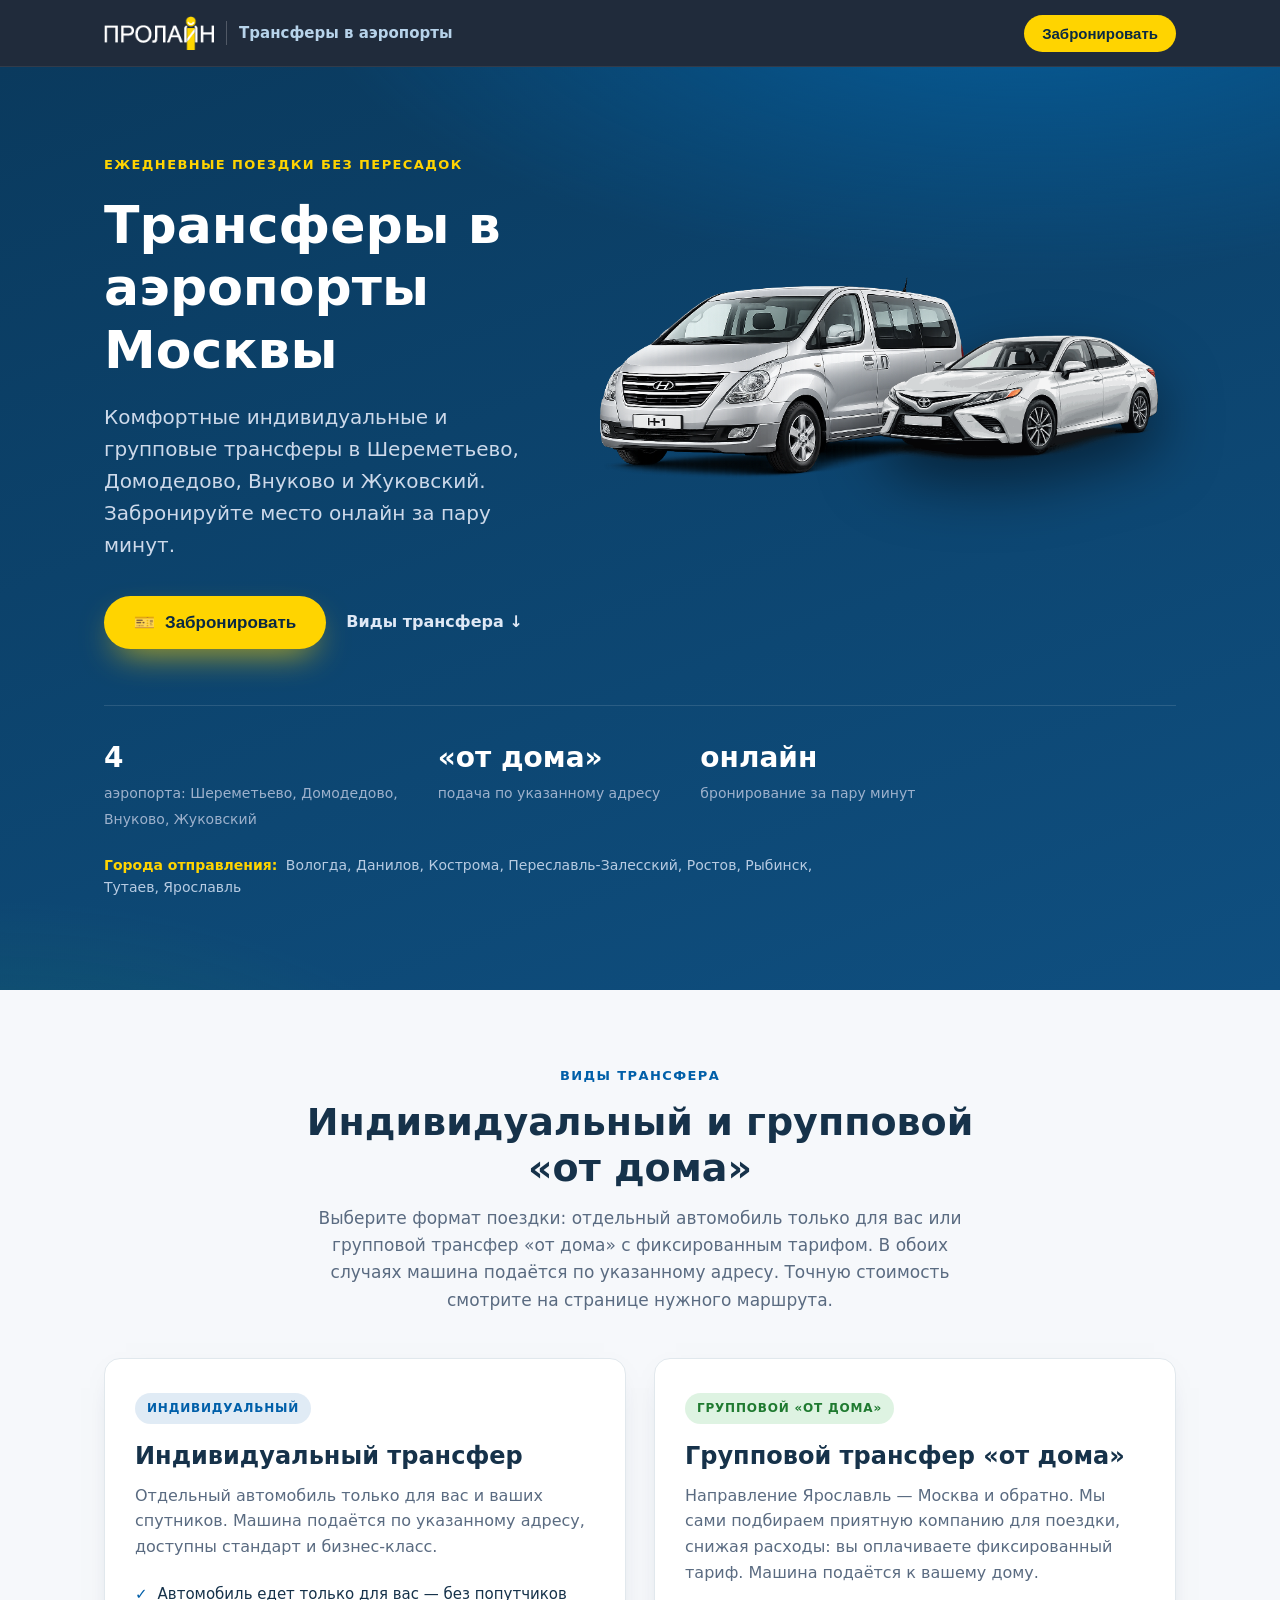
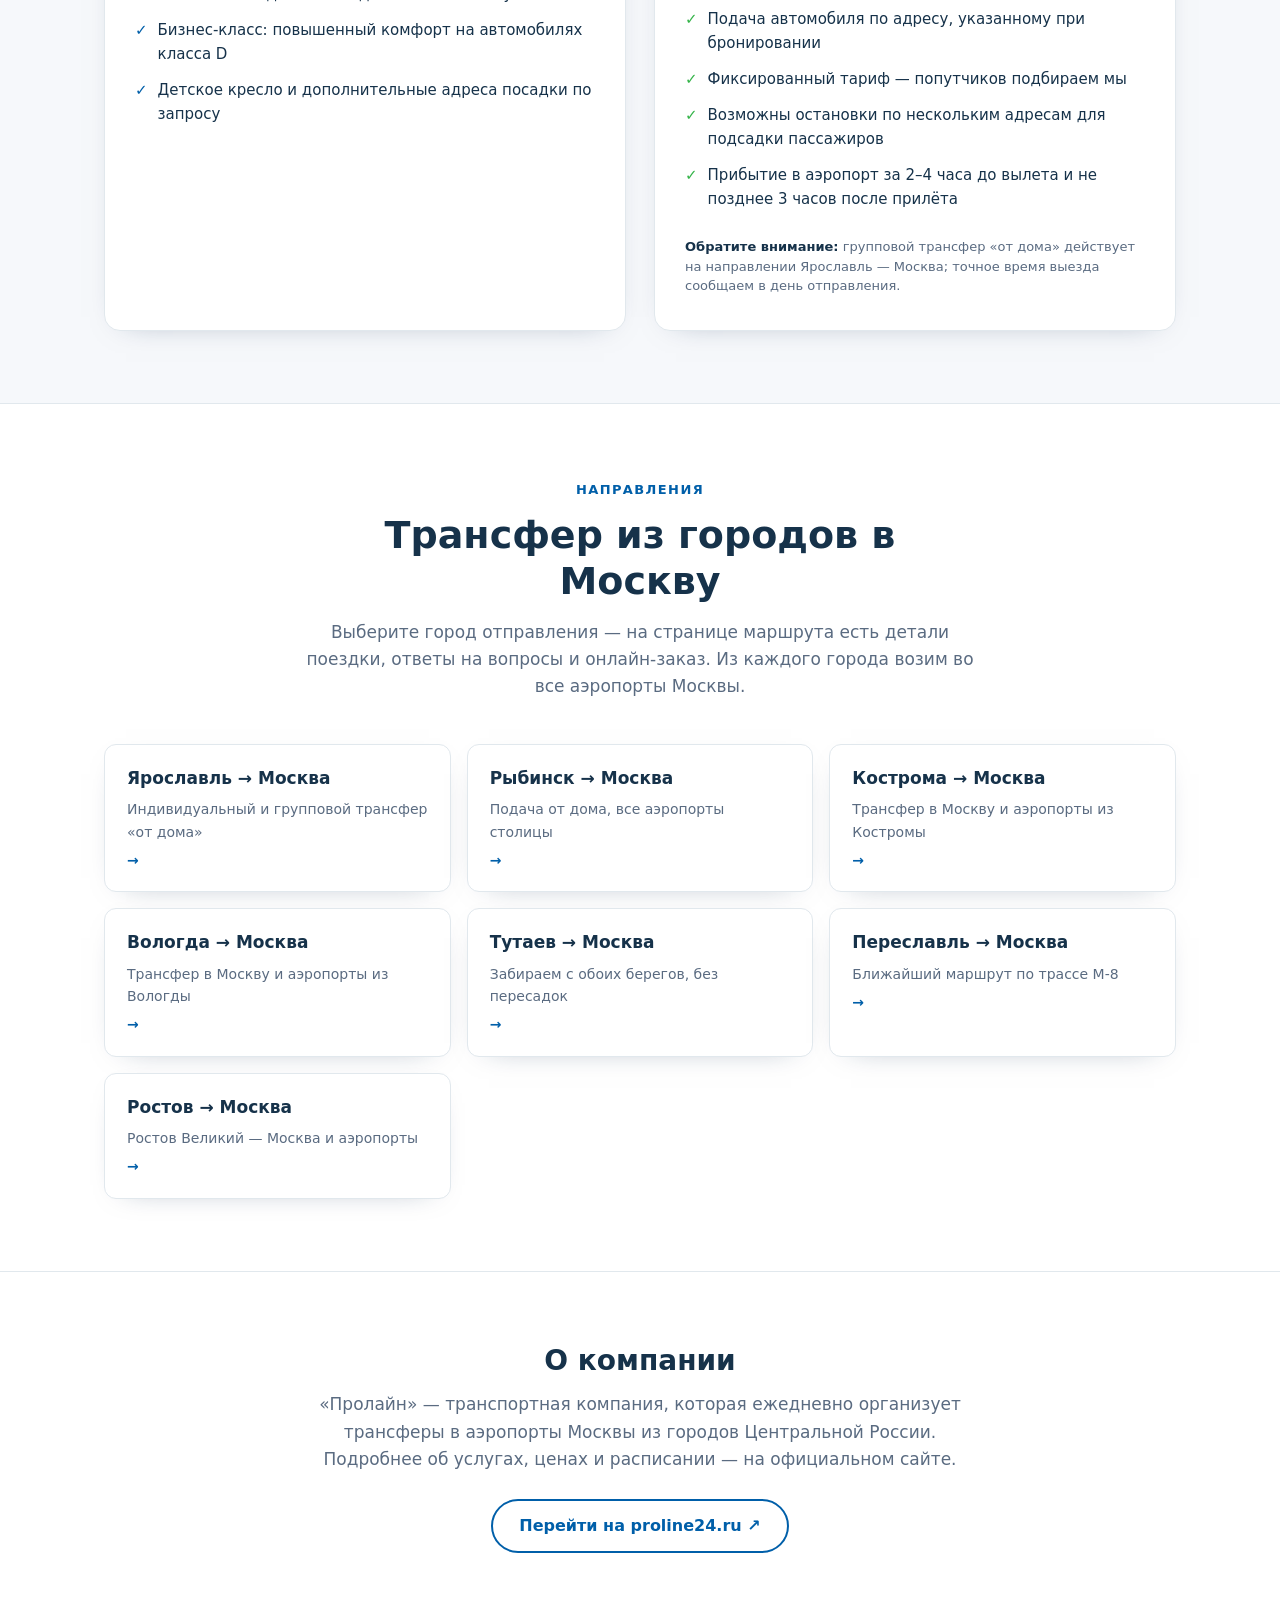
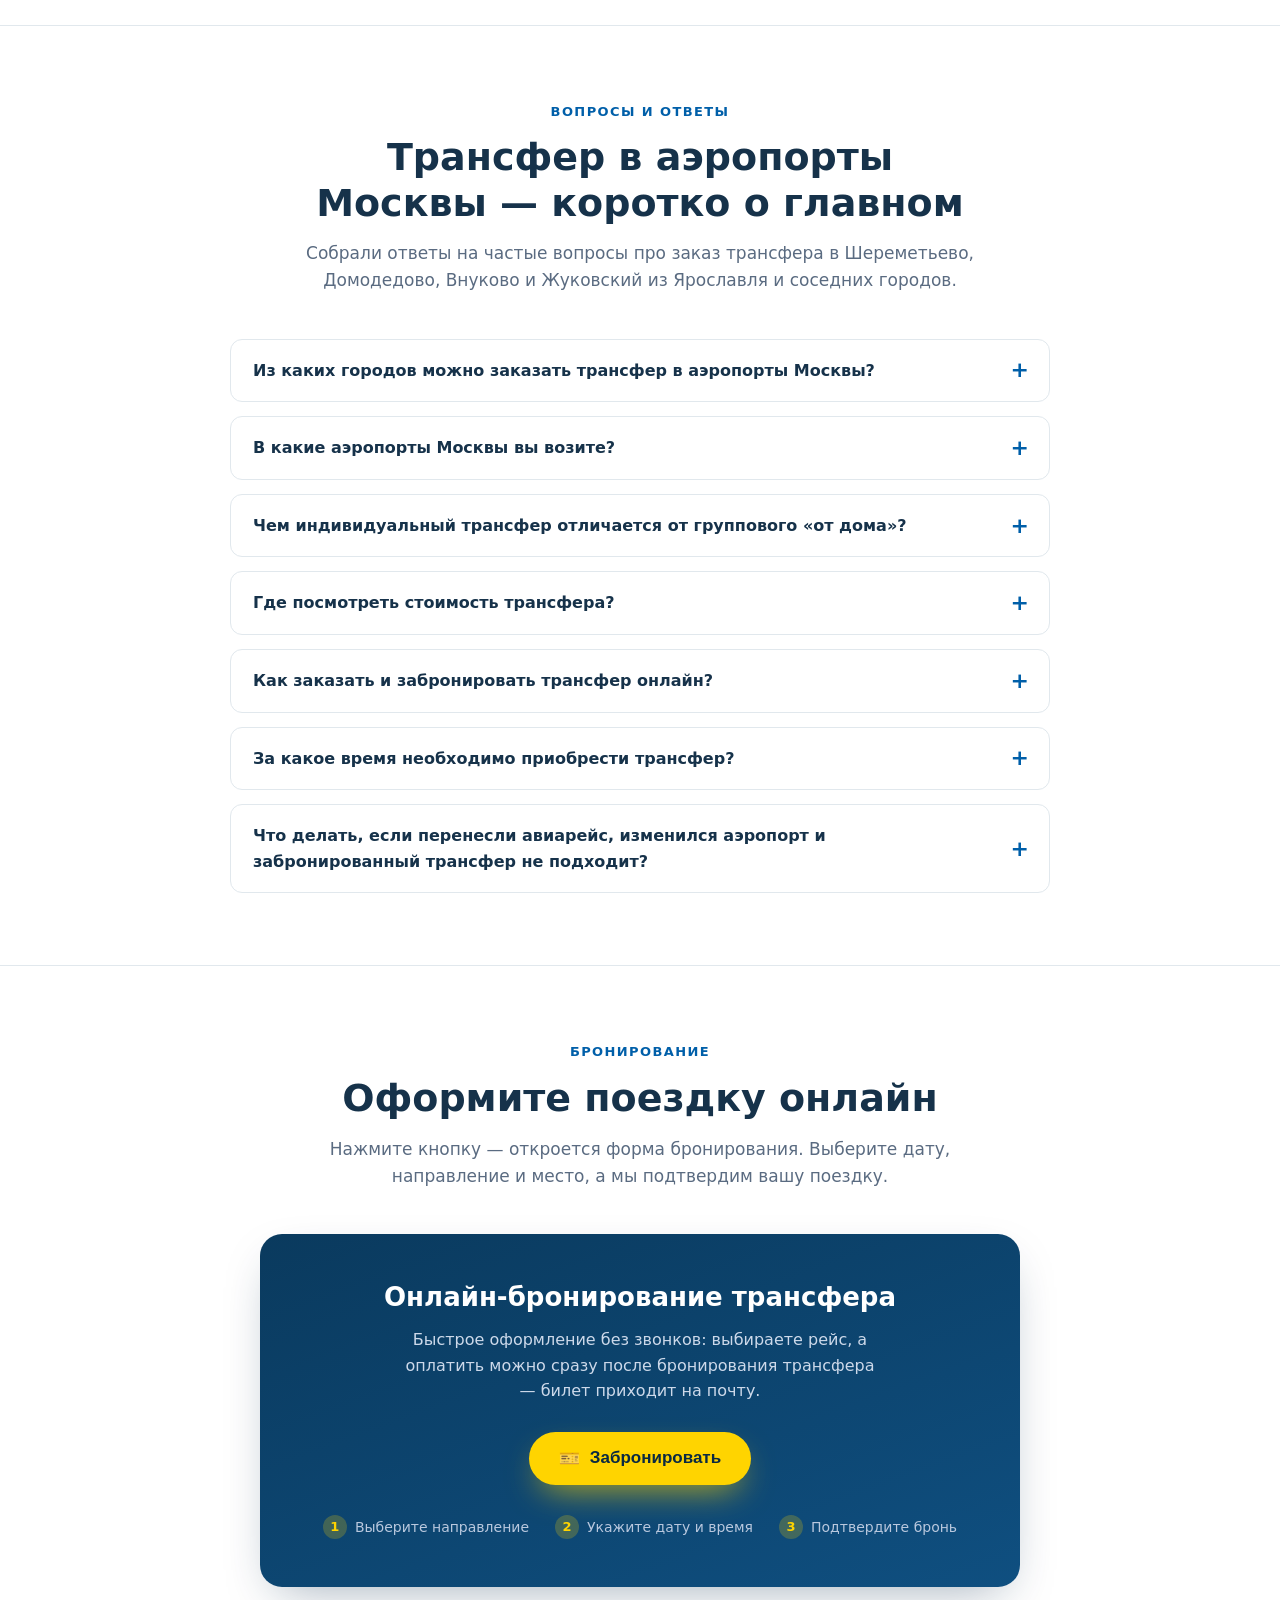
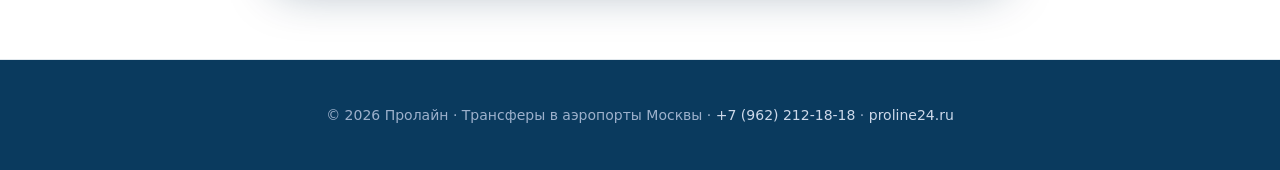
<file: index.html>
<!DOCTYPE html>
<html lang="ru">
<head>
  <meta charset="UTF-8">
  <meta name="viewport" content="width=device-width, initial-scale=1.0">

  <!-- Yandex.Metrika counter -->
  <script type="text/javascript">
      (function(m,e,t,r,i,k,a){
          m[i]=m[i]||function(){(m[i].a=m[i].a||[]).push(arguments)};
          m[i].l=1*new Date();
          for (var j = 0; j < document.scripts.length; j++) {if (document.scripts[j].src === r) { return; }}
          k=e.createElement(t),a=e.getElementsByTagName(t)[0],k.async=1,k.src=r,a.parentNode.insertBefore(k,a)
      })(window, document,'script','https://mc.yandex.ru/metrika/tag.js?id=110446775', 'ym');

      ym(110446775, 'init', {ssr:true, webvisor:true, clickmap:true, ecommerce:"dataLayer", referrer: document.referrer, url: location.href, accurateTrackBounce:true, trackLinks:true});
  </script>
  <noscript><div><img src="https://mc.yandex.ru/watch/110446775" style="position:absolute; left:-9999px;" alt="" /></div></noscript>
  <!-- /Yandex.Metrika counter -->

  <title>Трансфер в аэропорты Москвы из Ярославля — Шереметьево, Домодедово, Внуково, Жуковский | Пролайн</title>
  <meta name="description" content="Трансфер в аэропорты Москвы (Шереметьево, Домодедово, Внуково, Жуковский) из Ярославля, Костромы, Вологды, Рыбинска и других городов. Индивидуальный и групповой трансфер «от дома», онлайн-бронирование. Пролайн.">
  <meta name="keywords" content="трансфер в аэропорт, аэропорт трансфер, трансфер в аэропорт москвы, трансфер в аэропорты Москвы, трансферы, услуги трансфера, трансфер Ярославль Москва, трансфер ярославль москва пролайн, заказать трансфер Ярославль, трансфер ярославль шереметьево, трансфер ярославль домодедово, трансфер ярославль внуково, трансфер ярославль жуковский, трансфер рыбинск москва, трансфер вологда москва, трансфер вологда шереметьево, трансфер кострома москва, трансфер кострома шереметьево, трансфер кострома домодедово, трансфер из москвы, трансфер из москвы в ярославль, трансфер в Шереметьево, трансфер в Домодедово, трансфер во Внуково, трансфер в Жуковский, вип трансфер до москвы, vip трансфер, индивидуальный трансфер, групповой трансфер от дома, трансфер из Костромы, трансфер из Вологды, трансфер из Рыбинска, заказать трансфер в аэропорт, такси в аэропорт Москвы из Ярославля, трансфер от дома до аэропорта, бронирование трансфера онлайн, трансфер ярославль москва шереметьево, трансфер из ярославля в аэропорты москвы, трансфер ярославль москва внуково, трансфер ярославль москва стоимость, трансфер ярославль москва домодедово, групповой трансфер ярославль москва, трансфер ярославль москва шереметьево стоимость, трансфер ярославль москва павелецкий вокзал, заказать трансфер москва ярославль, сколько стоит трансфер из ярославля в москву, трансфер ярославль москва домодедово цена, индивидуальный трансфер ярославль москва, трансфер ярославль москва внуково цена и расписание, трансфер ярославль москва шереметьево цена, трансфер до москвы из ярославля цена, Пролайн">
  <meta name="yandex-verification" content="a3591e1fcd596d9e" />
  <meta name="google-site-verification" content="b8zTR40-EbkxCRDk1ZcVmbyryCR_lPlK44DQlvE9Aig" />
  <meta name="author" content="Пролайн">
  <meta name="robots" content="index, follow">
  <meta name="theme-color" content="#0a3a5e">
  <meta name="geo.region" content="RU-YAR">
  <meta name="geo.placename" content="Ярославль">
  <meta name="geo.position" content="57.6261;39.8845">
  <meta name="ICBM" content="57.6261, 39.8845">
  <link rel="canonical" href="https://transfer76.online/">
  <link rel="icon" href="/favicon.ico" sizes="any">

  <!-- Open Graph -->
  <meta property="og:type" content="website">
  <meta property="og:locale" content="ru_RU">
  <meta property="og:site_name" content="Пролайн — трансферы в аэропорты Москвы">
  <meta property="og:title" content="Трансфер в аэропорты Москвы из Ярославля — Пролайн">
  <meta property="og:description" content="Индивидуальный и групповой трансфер «от дома» в Шереметьево, Домодедово, Внуково и Жуковский из Ярославля и других городов. Онлайн-бронирование.">
  <meta property="og:url" content="https://transfer76.online/">
  <meta property="og:image" content="https://transfer76.online/logo.png">
  <meta property="og:image:alt" content="Пролайн — трансферы в аэропорты Москвы">

  <!-- Twitter Card -->
  <meta name="twitter:card" content="summary">
  <meta name="twitter:title" content="Трансфер в аэропорты Москвы из Ярославля — Пролайн">
  <meta name="twitter:description" content="Индивидуальный и групповой трансфер «от дома» в Шереметьево, Домодедово, Внуково и Жуковский из Ярославля и других городов. Онлайн-бронирование.">
  <meta name="twitter:image" content="https://transfer76.online/logo.png">

  <link rel="stylesheet" href="styles.css">

  <!-- Structured data: организация и услуга -->
  <script type="application/ld+json">
  {
    "@context": "https://schema.org",
    "@type": "MovingCompany",
    "name": "Пролайн",
    "description": "Трансфер в аэропорты Москвы из Ярославля и других городов Центральной России.",
    "url": "https://transfer76.online/",
    "telephone": "+7 (962) 212-18-18",
    "areaServed": [
      "Ярославль", "Кострома", "Вологда", "Рыбинск", "Тутаев",
      "Данилов", "Ростов", "Переславль-Залесский", "Москва"
    ],
    "address": {
      "@type": "PostalAddress",
      "addressRegion": "Ярославская область",
      "addressCountry": "RU"
    },
    "makesOffer": [
      {
        "@type": "Offer",
        "name": "Индивидуальный трансфер в аэропорты Москвы",
        "priceCurrency": "RUB",
        "price": "9000"
      },
      {
        "@type": "Offer",
        "name": "Групповой трансфер «от дома» Ярославль — Москва",
        "priceCurrency": "RUB",
        "price": "5000"
      }
    ]
  }
  </script>
</head>
<body>

  <header class="site-header">
    <div class="container">
      <a class="brand" href="#" aria-label="Пролайн — трансферы в аэропорты Москвы">
        <img class="logo" src="logo.png" alt="Пролайн" width="136" height="42">
        <span class="tagline">Трансферы в аэропорты</span>
      </a>
      <button class="header-cta" data-open-booking>Забронировать</button>
    </div>
  </header>

  <!-- HERO -->
  <section class="hero">
    <div class="container">
      <div class="hero-inner">
        <div class="hero-copy">
          <span class="eyebrow">Ежедневные поездки без пересадок</span>
          <h1>Трансферы в аэропорты Москвы</h1>
          <p class="lead">Комфортные индивидуальные и групповые трансферы в Шереметьево, Домодедово, Внуково и Жуковский. Забронируйте место онлайн за пару минут.</p>
          <div class="hero-actions">
            <button class="btn-primary" data-open-booking>
              <span>🎫</span> Забронировать
            </button>
            <a class="btn-ghost" href="#types">Виды трансфера ↓</a>
          </div>
        </div>
        <div class="hero-media">
          <img class="hero-van" src="/img/hero-van.png" alt="Минивэн Hyundai H-1 для групповых трансферов" width="1500" height="1000" loading="eager">
          <img class="hero-car" src="/img/hero-car.png" alt="Автомобиль для трансфера в аэропорты Москвы" width="1000" height="667" loading="eager">
        </div>
      </div>
      <div class="hero-stats">
        <div class="stat"><b>4</b><span>аэропорта: Шереметьево, Домодедово,<br>Внуково, Жуковский</span></div>
        <div class="stat"><b>«от дома»</b><span>подача по указанному адресу</span></div>
        <div class="stat"><b>онлайн</b><span>бронирование за пару минут</span></div>
      </div>
      <p class="hero-cities"><span>Города отправления:</span> Вологда, Данилов, Кострома, Переславль-Залесский, Ростов, Рыбинск, Тутаев, Ярославль</p>
    </div>
  </section>

  <!-- TRANSFER TYPES -->
  <section id="types" class="section">
    <div class="container">
      <div class="section-head">
        <span class="eyebrow">Виды трансфера</span>
        <h2>Индивидуальный и групповой «от дома»</h2>
        <p>Выберите формат поездки: отдельный автомобиль только для вас или групповой трансфер «от дома» с фиксированным тарифом. В обоих случаях машина подаётся по указанному адресу. Точную стоимость смотрите на странице нужного маршрута.</p>
      </div>

      <div class="cards">
        <!-- Individual -->
        <article class="card individual">
          <span class="badge">Индивидуальный</span>
          <h3>Индивидуальный трансфер</h3>
          <p>Отдельный автомобиль только для вас и ваших спутников. Машина подаётся по указанному адресу, доступны стандарт и бизнес-класс.</p>
          <ul class="features">
            <li>Автомобиль едет только для вас — без попутчиков</li>
            <li>Бизнес-класс: повышенный комфорт на автомобилях класса D</li>
            <li>Детское кресло и дополнительные адреса посадки по запросу</li>
          </ul>
        </article>

        <!-- Group from home -->
        <article class="card group">
          <span class="badge">Групповой «от дома»</span>
          <h3>Групповой трансфер «от дома»</h3>
          <p>Направление Ярославль — Москва и обратно. Мы сами подбираем приятную компанию для поездки, снижая расходы: вы оплачиваете фиксированный тариф. Машина подаётся к вашему дому.</p>
          <ul class="features">
            <li>Подача автомобиля по адресу, указанному при бронировании</li>
            <li>Фиксированный тариф — попутчиков подбираем мы</li>
            <li>Возможны остановки по нескольким адресам для подсадки пассажиров</li>
            <li>Прибытие в аэропорт за 2–4 часа до вылета и не позднее 3 часов после прилёта</li>
          </ul>
          <div class="price-note"><b>Обратите внимание:</b> групповой трансфер «от дома» действует на направлении Ярославль — Москва; точное время выезда сообщаем в день отправления.</div>
        </article>
      </div>
    </div>
  </section>

  <!-- DIRECTIONS -->
  <section id="directions" class="section routes-section">
    <div class="container">
      <div class="section-head">
        <span class="eyebrow">Направления</span>
        <h2>Трансфер из городов в Москву</h2>
        <p>Выберите город отправления — на странице маршрута есть детали поездки, ответы на вопросы и онлайн-заказ. Из каждого города возим во все аэропорты Москвы.</p>
      </div>
      <div class="dir-grid">
        <a class="dir-card" href="/transfer-yaroslavl-moskva/">
          <b>Ярославль → Москва</b>
          <span>Индивидуальный и групповой трансфер «от дома» <span class="arrow">→</span></span>
        </a>
        <a class="dir-card" href="/transfer-rybinsk-moskva/">
          <b>Рыбинск → Москва</b>
          <span>Подача от дома, все аэропорты столицы <span class="arrow">→</span></span>
        </a>
        <a class="dir-card" href="/transfer-kostroma-moskva/">
          <b>Кострома → Москва</b>
          <span>Трансфер в Москву и аэропорты из Костромы <span class="arrow">→</span></span>
        </a>
        <a class="dir-card" href="/transfer-vologda-moskva/">
          <b>Вологда → Москва</b>
          <span>Трансфер в Москву и аэропорты из Вологды <span class="arrow">→</span></span>
        </a>
        <a class="dir-card" href="/transfer-tutaev-moskva/">
          <b>Тутаев → Москва</b>
          <span>Забираем с обоих берегов, без пересадок <span class="arrow">→</span></span>
        </a>
        <a class="dir-card" href="/transfer-pereslavl-moskva/">
          <b>Переславль → Москва</b>
          <span>Ближайший маршрут по трассе М-8 <span class="arrow">→</span></span>
        </a>
        <a class="dir-card" href="/transfer-rostov-moskva/">
          <b>Ростов → Москва</b>
          <span>Ростов Великий — Москва и аэропорты <span class="arrow">→</span></span>
        </a>
      </div>
    </div>
  </section>

  <!-- ABOUT -->
  <section id="about" class="section">
    <div class="container about-box">
      <h2>О компании</h2>
      <p>«Пролайн» — транспортная компания, которая ежедневно организует трансферы в аэропорты Москвы из городов Центральной России. Подробнее об услугах, ценах и расписании — на официальном сайте.</p>
      <a class="link-btn" href="https://proline24.ru/" target="_blank" rel="noopener">
        Перейти на proline24.ru ↗
      </a>
    </div>
  </section>

  <!-- FAQ -->
  <section id="faq" class="section">
    <div class="container">
      <div class="section-head">
        <span class="eyebrow">Вопросы и ответы</span>
        <h2>Трансфер в аэропорты Москвы — коротко о главном</h2>
        <p>Собрали ответы на частые вопросы про заказ трансфера в Шереметьево, Домодедово, Внуково и Жуковский из Ярославля и соседних городов.</p>
      </div>

      <div class="faq">
        <details class="faq-item">
          <summary>Из каких городов можно заказать трансфер в аэропорты Москвы?</summary>
          <div class="faq-body">Трансфер в аэропорты Москвы доступен из Ярославля, Костромы, Вологды, Рыбинска, Тутаева, Данилова, Ростова, Переславля-Залесского и Москвы. Автомобиль подаётся по адресу, указанному при бронировании.</div>
        </details>
        <details class="faq-item">
          <summary>В какие аэропорты Москвы вы возите?</summary>
          <div class="faq-body">Во все четыре аэропорта Москвы: Шереметьево, Домодедово, Внуково и Жуковский.</div>
        </details>
        <details class="faq-item">
          <summary>Чем индивидуальный трансфер отличается от группового «от дома»?</summary>
          <div class="faq-body">Индивидуальный трансфер — отдельный автомобиль только для вас и ваших спутников, с гибким временем подачи и классами стандарт и бизнес. Групповой трансфер «от дома» дешевле: вы платите фиксированный тариф, а попутчиков для совместной поездки по маршруту Ярославль — Москва подбираем мы.</div>
        </details>
        <details class="faq-item">
          <summary>Где посмотреть стоимость трансфера?</summary>
          <div class="faq-body">Цены указаны на странице каждого маршрута в разделе «Направления»: выберите свой город отправления (например, Ярославль — Москва, Вологда — Москва) — там есть тарифы и форма онлайн-заказа.</div>
        </details>
        <details class="faq-item">
          <summary>Как заказать и забронировать трансфер онлайн?</summary>
          <div class="faq-body">Нажмите кнопку «Забронировать», выберите город отправления, дату и аэропорт в форме бронирования, оплатите — билет придёт на почту. Всё оформляется онлайн, без звонков.</div>
        </details>
        <details class="faq-item">
          <summary>За какое время необходимо приобрести трансфер?</summary>
          <div class="faq-body">Трансфер необходимо приобрести не позднее чем 1,5 суток до отправления рейса. Бронирование за меньший срок — под запрос (при наличии свободных мест).</div>
        </details>
        <details class="faq-item">
          <summary>Что делать, если перенесли авиарейс, изменился аэропорт и забронированный трансфер не подходит?</summary>
          <div class="faq-body">В данном случае необходимо незамедлительно связаться с диспетчерским отделом по телефону +7 (962) 212-18-18 или по любому из телефонов, указанных в билете. Наши сотрудники предложат вам все возможные варианты. Диспетчерская служба работает круглосуточно.</div>
        </details>
      </div>
    </div>
  </section>

  <script type="application/ld+json">
  {
    "@context": "https://schema.org",
    "@type": "FAQPage",
    "mainEntity": [
      {"@type":"Question","name":"Из каких городов можно заказать трансфер в аэропорты Москвы?","acceptedAnswer":{"@type":"Answer","text":"Трансфер в аэропорты Москвы доступен из Ярославля, Костромы, Вологды, Рыбинска, Тутаева, Данилова, Ростова, Переславля-Залесского и Москвы. Автомобиль подаётся по адресу, указанному при бронировании."}},
      {"@type":"Question","name":"В какие аэропорты Москвы вы возите?","acceptedAnswer":{"@type":"Answer","text":"Во все четыре аэропорта Москвы: Шереметьево, Домодедово, Внуково и Жуковский."}},
      {"@type":"Question","name":"Чем индивидуальный трансфер отличается от группового «от дома»?","acceptedAnswer":{"@type":"Answer","text":"Индивидуальный трансфер — отдельный автомобиль только для вас, с гибким временем подачи и классами стандарт и бизнес. Групповой трансфер «от дома» дешевле: вы платите фиксированный тариф, а попутчиков по маршруту Ярославль — Москва подбираем мы."}},
      {"@type":"Question","name":"Где посмотреть стоимость трансфера?","acceptedAnswer":{"@type":"Answer","text":"Цены указаны на странице каждого маршрута в разделе «Направления»: выберите свой город отправления (например, Ярославль — Москва, Вологда — Москва) — там есть тарифы и форма онлайн-заказа."}},
      {"@type":"Question","name":"Как заказать и забронировать трансфер онлайн?","acceptedAnswer":{"@type":"Answer","text":"Нажмите «Забронировать», выберите город отправления, дату и аэропорт в форме бронирования и оплатите — билет придёт на почту."}},
      {"@type":"Question","name":"За какое время необходимо приобрести трансфер?","acceptedAnswer":{"@type":"Answer","text":"Трансфер необходимо приобрести не позднее чем 1,5 суток до отправления рейса. Бронирование за меньший срок — под запрос (при наличии свободных мест)."}},
      {"@type":"Question","name":"Что делать, если перенесли авиарейс, изменился аэропорт и забронированный трансфер не подходит?","acceptedAnswer":{"@type":"Answer","text":"Необходимо незамедлительно связаться с диспетчерским отделом по телефону +7 (962) 212-18-18 или по любому из телефонов, указанных в билете. Наши сотрудники предложат все возможные варианты. Диспетчерская служба работает круглосуточно."}}
    ]
  }
  </script>

  <!-- BOOKING -->
  <section id="booking" class="section">
    <div class="section-head">
      <span class="eyebrow">Бронирование</span>
      <h2>Оформите поездку онлайн</h2>
      <p>Нажмите кнопку — откроется форма бронирования. Выберите дату, направление и место, а мы подтвердим вашу поездку.</p>
    </div>
    <div class="booking-card">
      <h3>Онлайн-бронирование трансфера</h3>
      <p>Быстрое оформление без звонков: выбираете рейс, а оплатить можно сразу после бронирования трансфера — билет приходит на почту.</p>
      <button class="btn-primary" data-open-booking>
        <span>🎫</span> Забронировать
      </button>
      <div class="booking-steps">
        <div class="step"><span class="num">1</span> Выберите направление</div>
        <div class="step"><span class="num">2</span> Укажите дату и время</div>
        <div class="step"><span class="num">3</span> Подтвердите бронь</div>
      </div>
    </div>
  </section>

  <footer class="site-footer">
    <div class="container">
      <p>© 2026 Пролайн · Трансферы в аэропорты Москвы · <a href="tel:+79622121818">+7 (962) 212-18-18</a> · <a href="https://proline24.ru/" target="_blank" rel="noopener">proline24.ru</a></p>
    </div>
  </footer>

  <!-- BOOKING MODAL -->
  <div class="modal" id="bookingModal" role="dialog" aria-modal="true" aria-label="Онлайн-бронирование">
    <div class="modal-inner">
      <div class="modal-bar">
        <strong>Онлайн-бронирование</strong>
        <div class="actions">
          <a class="newtab" href="https://transfer.yarobltour.ru/bron/bron_modern.php" target="_blank" rel="noopener">Открыть в новой вкладке ↗</a>
          <button class="modal-close" id="modalClose" aria-label="Закрыть">×</button>
        </div>
      </div>
      <div class="frame-wrap" id="frameWrap">
        <iframe id="bookingFrame" title="Форма бронирования трансфера" loading="lazy" src="about:blank"></iframe>
      </div>
    </div>
  </div>

  <script src="script.js"></script>

</body>
</html>
</file>
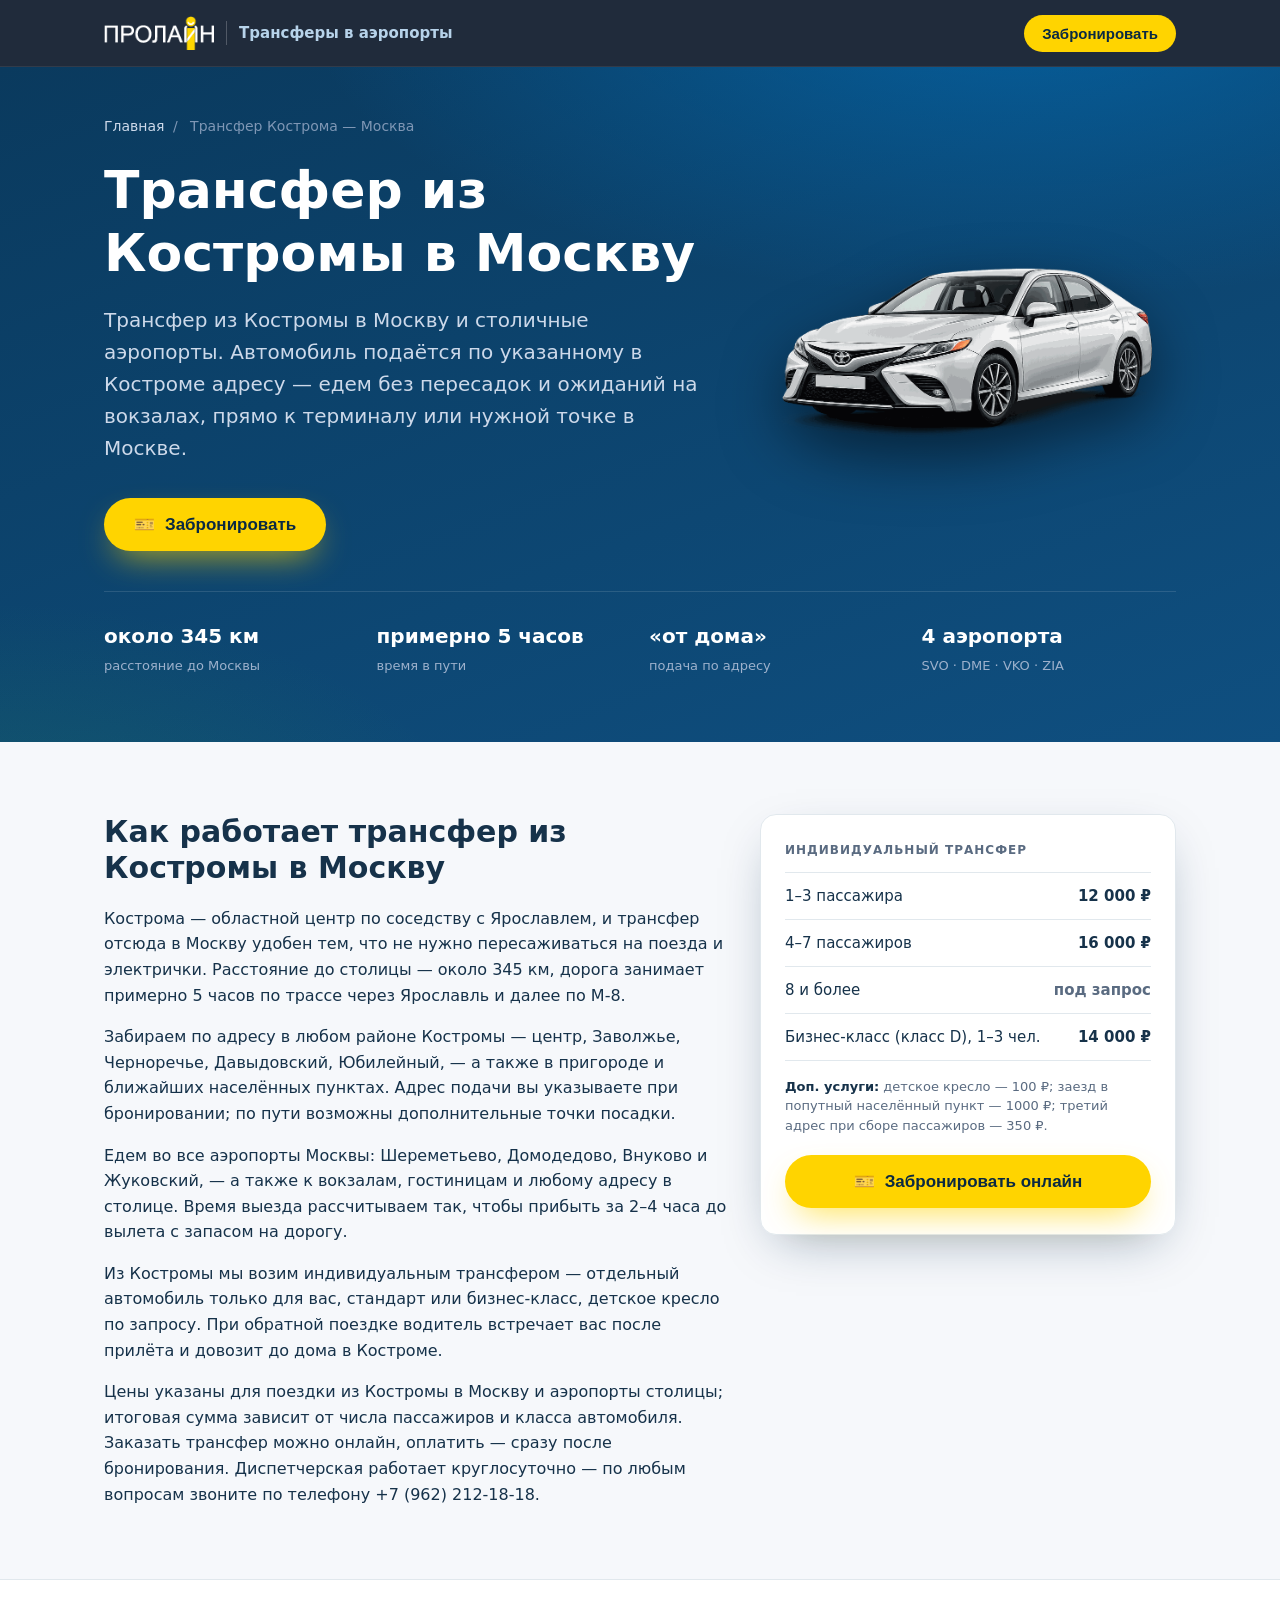
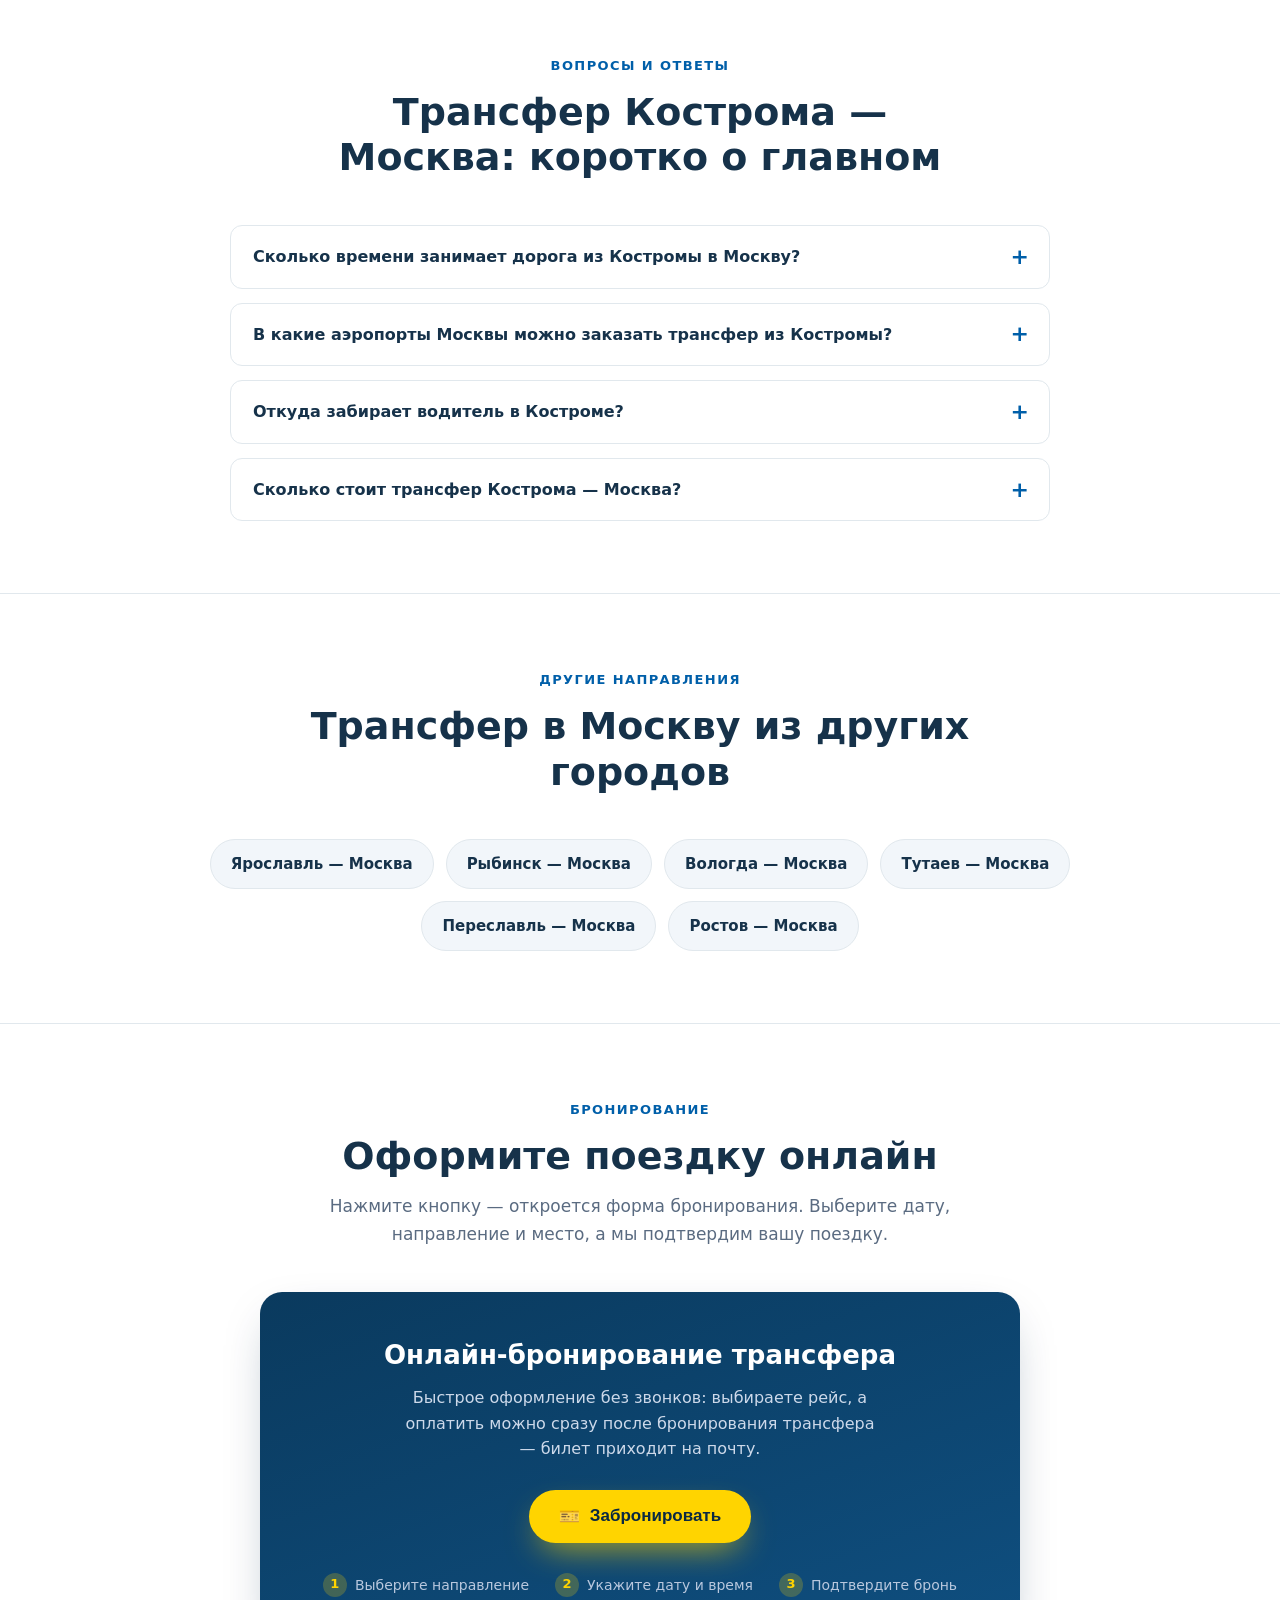
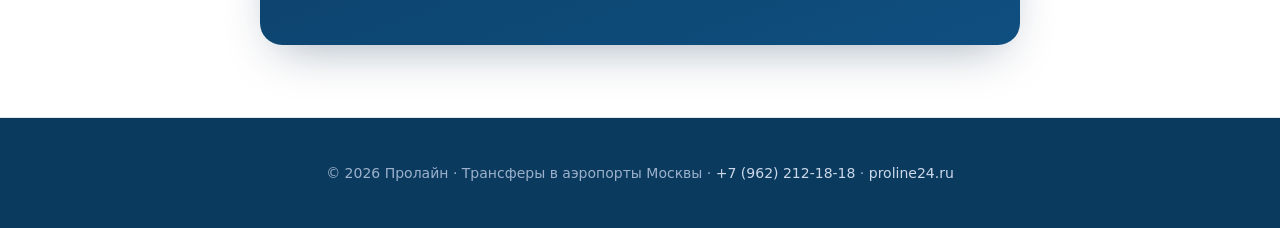
<file: transfer-kostroma-moskva/index.html>
<!DOCTYPE html>
<html lang="ru">
<head>
  <meta charset="UTF-8">
  <meta name="viewport" content="width=device-width, initial-scale=1.0">

  <!-- Yandex.Metrika counter -->
  <script type="text/javascript">
      (function(m,e,t,r,i,k,a){
          m[i]=m[i]||function(){(m[i].a=m[i].a||[]).push(arguments)};
          m[i].l=1*new Date();
          for (var j = 0; j < document.scripts.length; j++) {if (document.scripts[j].src === r) { return; }}
          k=e.createElement(t),a=e.getElementsByTagName(t)[0],k.async=1,k.src=r,a.parentNode.insertBefore(k,a)
      })(window, document,'script','https://mc.yandex.ru/metrika/tag.js?id=110446775', 'ym');

      ym(110446775, 'init', {ssr:true, webvisor:true, clickmap:true, ecommerce:"dataLayer", referrer: document.referrer, url: location.href, accurateTrackBounce:true, trackLinks:true});
  </script>
  <noscript><div><img src="https://mc.yandex.ru/watch/110446775" style="position:absolute; left:-9999px;" alt="" /></div></noscript>
  <!-- /Yandex.Metrika counter -->

  <title>Трансфер Кострома — Москва от 12 000 ₽ — Пролайн</title>
  <meta name="description" content="Трансфер из Костромы в Москву и московские аэропорты Шереметьево, Домодедово, Внуково, Жуковский. Забираем от дома и едем без пересадок, прямо к терминалу.">
  <meta name="keywords" content="трансфер кострома москва, трансфер из костромы в москву, трансфер кострома москва цена, трансфер кострома москва стоимость, заказать трансфер кострома москва, заказать трансфер из костромы, индивидуальный трансфер кострома москва, трансфер кострома аэропорт, трансфер кострома в аэропорт москвы, трансфер кострома шереметьево, трансфер кострома домодедово, трансфер кострома внуково, трансфер кострома жуковский, такси кострома москва, такси кострома аэропорт, трансфер кострома москва от дома, трансфер из костромы в аэропорт, сколько стоит трансфер кострома москва, трансфер до москвы из костромы, трансфер москва кострома, трансфер из москвы в кострома, трансфер кострома москва цена и расписание, трансфер кострома москва недорого, трансфер из костромы в аэропорт москвы, трансфер кострома москва шереметьево, трансфер кострома москва внуково, Пролайн">
  <meta name="author" content="Пролайн">
  <meta name="robots" content="index, follow">
  <meta name="theme-color" content="#0a3a5e">
  <meta name="geo.region" content="RU-YAR">
  <meta name="geo.placename" content="Кострома">
  <meta name="geo.position" content="57.7677;40.9264">
  <meta name="ICBM" content="57.7677, 40.9264">
  <link rel="canonical" href="https://transfer76.online/transfer-kostroma-moskva/">
  <link rel="icon" href="/favicon.ico" sizes="any">

  <!-- Open Graph -->
  <meta property="og:type" content="website">
  <meta property="og:locale" content="ru_RU">
  <meta property="og:site_name" content="Пролайн — трансферы в аэропорты Москвы">
  <meta property="og:title" content="Трансфер из Костромы в Москву — Пролайн">
  <meta property="og:description" content="Трансфер из Костромы в Москву и московские аэропорты Шереметьево, Домодедово, Внуково, Жуковский. Забираем от дома и едем без пересадок, прямо к терминалу.">
  <meta property="og:url" content="https://transfer76.online/transfer-kostroma-moskva/">
  <meta property="og:image" content="https://transfer76.online/logo.png">
  <meta property="og:image:alt" content="Пролайн — трансферы в аэропорты Москвы">

  <!-- Twitter Card -->
  <meta name="twitter:card" content="summary">
  <meta name="twitter:title" content="Трансфер из Костромы в Москву — Пролайн">
  <meta name="twitter:description" content="Трансфер из Костромы в Москву и московские аэропорты Шереметьево, Домодедово, Внуково, Жуковский. Забираем от дома и едем без пересадок, прямо к терминалу.">
  <meta name="twitter:image" content="https://transfer76.online/logo.png">

  <link rel="stylesheet" href="/styles.css">

  <!-- Structured data: LocalBusiness + Service -->
  <script type="application/ld+json">
  {
    "@context": "https://schema.org",
    "@graph": [
      {
        "@type": "LocalBusiness",
        "@id": "https://transfer76.online/#business",
        "name": "Пролайн",
        "description": "Трансфер в Москву и аэропорты столицы из Ярославля, Костромы, Вологды, Рыбинска и других городов Центральной России.",
        "url": "https://transfer76.online/",
        "telephone": "+7 (962) 212-18-18",
        "image": "https://transfer76.online/logo.png",
        "priceRange": "от 5000 ₽",
        "areaServed": ["Кострома", "Москва"],
        "address": {
          "@type": "PostalAddress",
          "addressRegion": "Ярославская область",
          "addressCountry": "RU"
        }
      },
      {
        "@type": "Service",
        "serviceType": "Трансфер Кострома — Москва",
        "name": "Трансфер из Костромы в Москву",
        "url": "https://transfer76.online/transfer-kostroma-moskva/",
        "provider": { "@id": "https://transfer76.online/#business" },
        "areaServed": ["Кострома", "Москва"],
        "description": "Трансфер из Костромы в Москву и столичные аэропорты. Автомобиль подаётся по указанному в Костроме адресу — едем без пересадок и ожиданий на вокзалах, прямо к терминалу или нужной точке в Москве.",
        "offers": [
        {"@type":"Offer","name":"Индивидуальный трансфер Кострома — Москва","priceCurrency":"RUB","price":"12000"}
        ]
      },
      {
        "@type": "BreadcrumbList",
        "itemListElement": [
          {"@type":"ListItem","position":1,"name":"Главная","item":"https://transfer76.online/"},
          {"@type":"ListItem","position":2,"name":"Трансфер из Костромы в Москву","item":"https://transfer76.online/transfer-kostroma-moskva/"}
        ]
      },
      {
        "@type": "FAQPage",
        "mainEntity": [
      {"@type":"Question","name":"Сколько времени занимает дорога из Костромы в Москву?","acceptedAnswer":{"@type":"Answer","text":"Расстояние — около 345 км, в пути примерно 5 часов по трассе через Ярославль и М-8. Выезд планируем с запасом до вылета."}},
      {"@type":"Question","name":"В какие аэропорты Москвы можно заказать трансфер из Костромы?","acceptedAnswer":{"@type":"Answer","text":"Во все четыре аэропорта столицы: Шереметьево, Домодедово, Внуково и Жуковский, — а также по адресам в самой Москве."}},
      {"@type":"Question","name":"Откуда забирает водитель в Костроме?","acceptedAnswer":{"@type":"Answer","text":"Автомобиль подаётся по адресу, который вы указываете при бронировании, — «от дома» в любом районе города. Дополнительные адреса посадки возможны по запросу."}},
      {"@type":"Question","name":"Сколько стоит трансфер Кострома — Москва?","acceptedAnswer":{"@type":"Answer","text":"Индивидуальный трансфер из Костромы — от 12 000 ₽ (1–3 пассажира), 16 000 ₽ (4–7 пассажиров), бизнес-класс от 14 000 ₽. Точная стоимость зависит от числа пассажиров и класса автомобиля."}}
        ]
      }
    ]
  }
  </script>
</head>
<body>

  <header class="site-header">
    <div class="container">
      <a class="brand" href="/" aria-label="Пролайн — трансферы в аэропорты Москвы">
        <img class="logo" src="/logo.png" alt="Пролайн" width="136" height="42">
        <span class="tagline">Трансферы в аэропорты</span>
      </a>
      <button class="header-cta" data-open-booking>Забронировать</button>
    </div>
  </header>

  <!-- HERO -->
  <section class="hero hero-route">
    <div class="container">
      <nav class="breadcrumb" aria-label="Хлебные крошки">
        <a href="/">Главная</a> <span>/</span> <span>Трансфер Кострома — Москва</span>
      </nav>
      <div class="hero-inner">
        <div class="hero-copy">
          <h1>Трансфер из Костромы в Москву</h1>
          <p class="lead">Трансфер из Костромы в Москву и столичные аэропорты. Автомобиль подаётся по указанному в Костроме адресу — едем без пересадок и ожиданий на вокзалах, прямо к терминалу или нужной точке в Москве.</p>
          <div class="hero-actions">
            <button class="btn-primary" data-open-booking>
              <span>🎫</span> Забронировать
            </button>
          </div>
        </div>
        <div class="hero-media">
          <img src="/img/hero-car.png" alt="Трансфер из Костромы в Москву — комфортный автомобиль" width="1000" height="667" loading="eager">
        </div>
      </div>
      <div class="route-facts">
        <div class="fact"><b>около 345 км</b><span>расстояние до Москвы</span></div>
        <div class="fact"><b>примерно 5 часов</b><span>время в пути</span></div>
        <div class="fact"><b>«от дома»</b><span>подача по адресу</span></div>
        <div class="fact"><b>4 аэропорта</b><span>SVO · DME · VKO · ZIA</span></div>
      </div>
    </div>
  </section>

  <!-- ROUTE DETAILS -->
  <section class="section">
    <div class="container">
      <div class="route-grid">
        <article class="route-main">
          <h2>Как работает трансфер из Костромы в Москву</h2>
          <p>Кострома — областной центр по соседству с Ярославлем, и трансфер отсюда в Москву удобен тем, что не нужно пересаживаться на поезда и электрички. Расстояние до столицы — около 345 км, дорога занимает примерно 5 часов по трассе через Ярославль и далее по М-8.</p>
          <p>Забираем по адресу в любом районе Костромы — центр, Заволжье, Черноречье, Давыдовский, Юбилейный, — а также в пригороде и ближайших населённых пунктах. Адрес подачи вы указываете при бронировании; по пути возможны дополнительные точки посадки.</p>
          <p>Едем во все аэропорты Москвы: Шереметьево, Домодедово, Внуково и Жуковский, — а также к вокзалам, гостиницам и любому адресу в столице. Время выезда рассчитываем так, чтобы прибыть за 2–4 часа до вылета с запасом на дорогу.</p>
          <p>Из Костромы мы возим индивидуальным трансфером — отдельный автомобиль только для вас, стандарт или бизнес-класс, детское кресло по запросу. При обратной поездке водитель встречает вас после прилёта и довозит до дома в Костроме.</p>
          <p>Цены указаны для поездки из Костромы в Москву и аэропорты столицы; итоговая сумма зависит от числа пассажиров и класса автомобиля. Заказать трансфер можно онлайн, оплатить — сразу после бронирования. Диспетчерская работает круглосуточно — по любым вопросам звоните по телефону +7 (962) 212-18-18.</p>
        </article>

        <aside class="route-side">
          <div class="price-card">
      <div class="price-label">Индивидуальный трансфер</div>
      <ul class="price-list">
        <li><span class="p-name">1–3 пассажира</span><span class="p-val">12 000 ₽</span></li>
        <li><span class="p-name">4–7 пассажиров</span><span class="p-val">16 000 ₽</span></li>
        <li><span class="p-name">8 и более</span><span class="p-val muted">под запрос</span></li>
        <li><span class="p-name">Бизнес-класс (класс D), 1–3 чел.</span><span class="p-val">14 000 ₽</span></li>
      </ul>
      <div class="price-note"><b>Доп. услуги:</b> детское кресло — 100 ₽; заезд в попутный населённый пункт — 1000 ₽; третий адрес при сборе пассажиров — 350 ₽.</div>
            <button class="btn-primary btn-block" data-open-booking>
              <span>🎫</span> Забронировать онлайн
            </button>
          </div>
        </aside>
      </div>
    </div>
  </section>

  <!-- FAQ -->
  <section id="faq" class="section">
    <div class="container">
      <div class="section-head">
        <span class="eyebrow">Вопросы и ответы</span>
        <h2>Трансфер Кострома — Москва: коротко о главном</h2>
      </div>
      <div class="faq">
        <details class="faq-item">
          <summary>Сколько времени занимает дорога из Костромы в Москву?</summary>
          <div class="faq-body">Расстояние — около 345 км, в пути примерно 5 часов по трассе через Ярославль и М-8. Выезд планируем с запасом до вылета.</div>
        </details>
        <details class="faq-item">
          <summary>В какие аэропорты Москвы можно заказать трансфер из Костромы?</summary>
          <div class="faq-body">Во все четыре аэропорта столицы: Шереметьево, Домодедово, Внуково и Жуковский, — а также по адресам в самой Москве.</div>
        </details>
        <details class="faq-item">
          <summary>Откуда забирает водитель в Костроме?</summary>
          <div class="faq-body">Автомобиль подаётся по адресу, который вы указываете при бронировании, — «от дома» в любом районе города. Дополнительные адреса посадки возможны по запросу.</div>
        </details>
        <details class="faq-item">
          <summary>Сколько стоит трансфер Кострома — Москва?</summary>
          <div class="faq-body">Индивидуальный трансфер из Костромы — от 12 000 ₽ (1–3 пассажира), 16 000 ₽ (4–7 пассажиров), бизнес-класс от 14 000 ₽. Точная стоимость зависит от числа пассажиров и класса автомобиля.</div>
        </details>
      </div>
    </div>
  </section>

  <!-- OTHER ROUTES -->
  <section class="section routes-section">
    <div class="container">
      <div class="section-head">
        <span class="eyebrow">Другие направления</span>
        <h2>Трансфер в Москву из других городов</h2>
      </div>
      <div class="routes-chips">
        <a class="route-chip" href="/transfer-yaroslavl-moskva/">Ярославль — Москва</a>
        <a class="route-chip" href="/transfer-rybinsk-moskva/">Рыбинск — Москва</a>
        <a class="route-chip" href="/transfer-vologda-moskva/">Вологда — Москва</a>
        <a class="route-chip" href="/transfer-tutaev-moskva/">Тутаев — Москва</a>
        <a class="route-chip" href="/transfer-pereslavl-moskva/">Переславль — Москва</a>
        <a class="route-chip" href="/transfer-rostov-moskva/">Ростов — Москва</a>
      </div>
    </div>
  </section>

  <!-- BOOKING -->
  <section id="booking" class="section">
    <div class="section-head">
      <span class="eyebrow">Бронирование</span>
      <h2>Оформите поездку онлайн</h2>
      <p>Нажмите кнопку — откроется форма бронирования. Выберите дату, направление и место, а мы подтвердим вашу поездку.</p>
    </div>
    <div class="booking-card">
      <h3>Онлайн-бронирование трансфера</h3>
      <p>Быстрое оформление без звонков: выбираете рейс, а оплатить можно сразу после бронирования трансфера — билет приходит на почту.</p>
      <button class="btn-primary" data-open-booking>
        <span>🎫</span> Забронировать
      </button>
      <div class="booking-steps">
        <div class="step"><span class="num">1</span> Выберите направление</div>
        <div class="step"><span class="num">2</span> Укажите дату и время</div>
        <div class="step"><span class="num">3</span> Подтвердите бронь</div>
      </div>
    </div>
  </section>

  <footer class="site-footer">
    <div class="container">
      <p>© 2026 Пролайн · Трансферы в аэропорты Москвы · <a href="tel:+79622121818">+7 (962) 212-18-18</a> · <a href="https://proline24.ru/" target="_blank" rel="noopener">proline24.ru</a></p>
    </div>
  </footer>

  <!-- BOOKING MODAL -->
  <div class="modal" id="bookingModal" role="dialog" aria-modal="true" aria-label="Онлайн-бронирование">
    <div class="modal-inner">
      <div class="modal-bar">
        <strong>Онлайн-бронирование</strong>
        <div class="actions">
          <a class="newtab" href="https://transfer.yarobltour.ru/bron/bron_modern.php" target="_blank" rel="noopener">Открыть в новой вкладке ↗</a>
          <button class="modal-close" id="modalClose" aria-label="Закрыть">×</button>
        </div>
      </div>
      <div class="frame-wrap" id="frameWrap">
        <iframe id="bookingFrame" title="Форма бронирования трансфера" loading="lazy" src="about:blank"></iframe>
      </div>
    </div>
  </div>

  <script src="/script.js"></script>

</body>
</html>
</file>
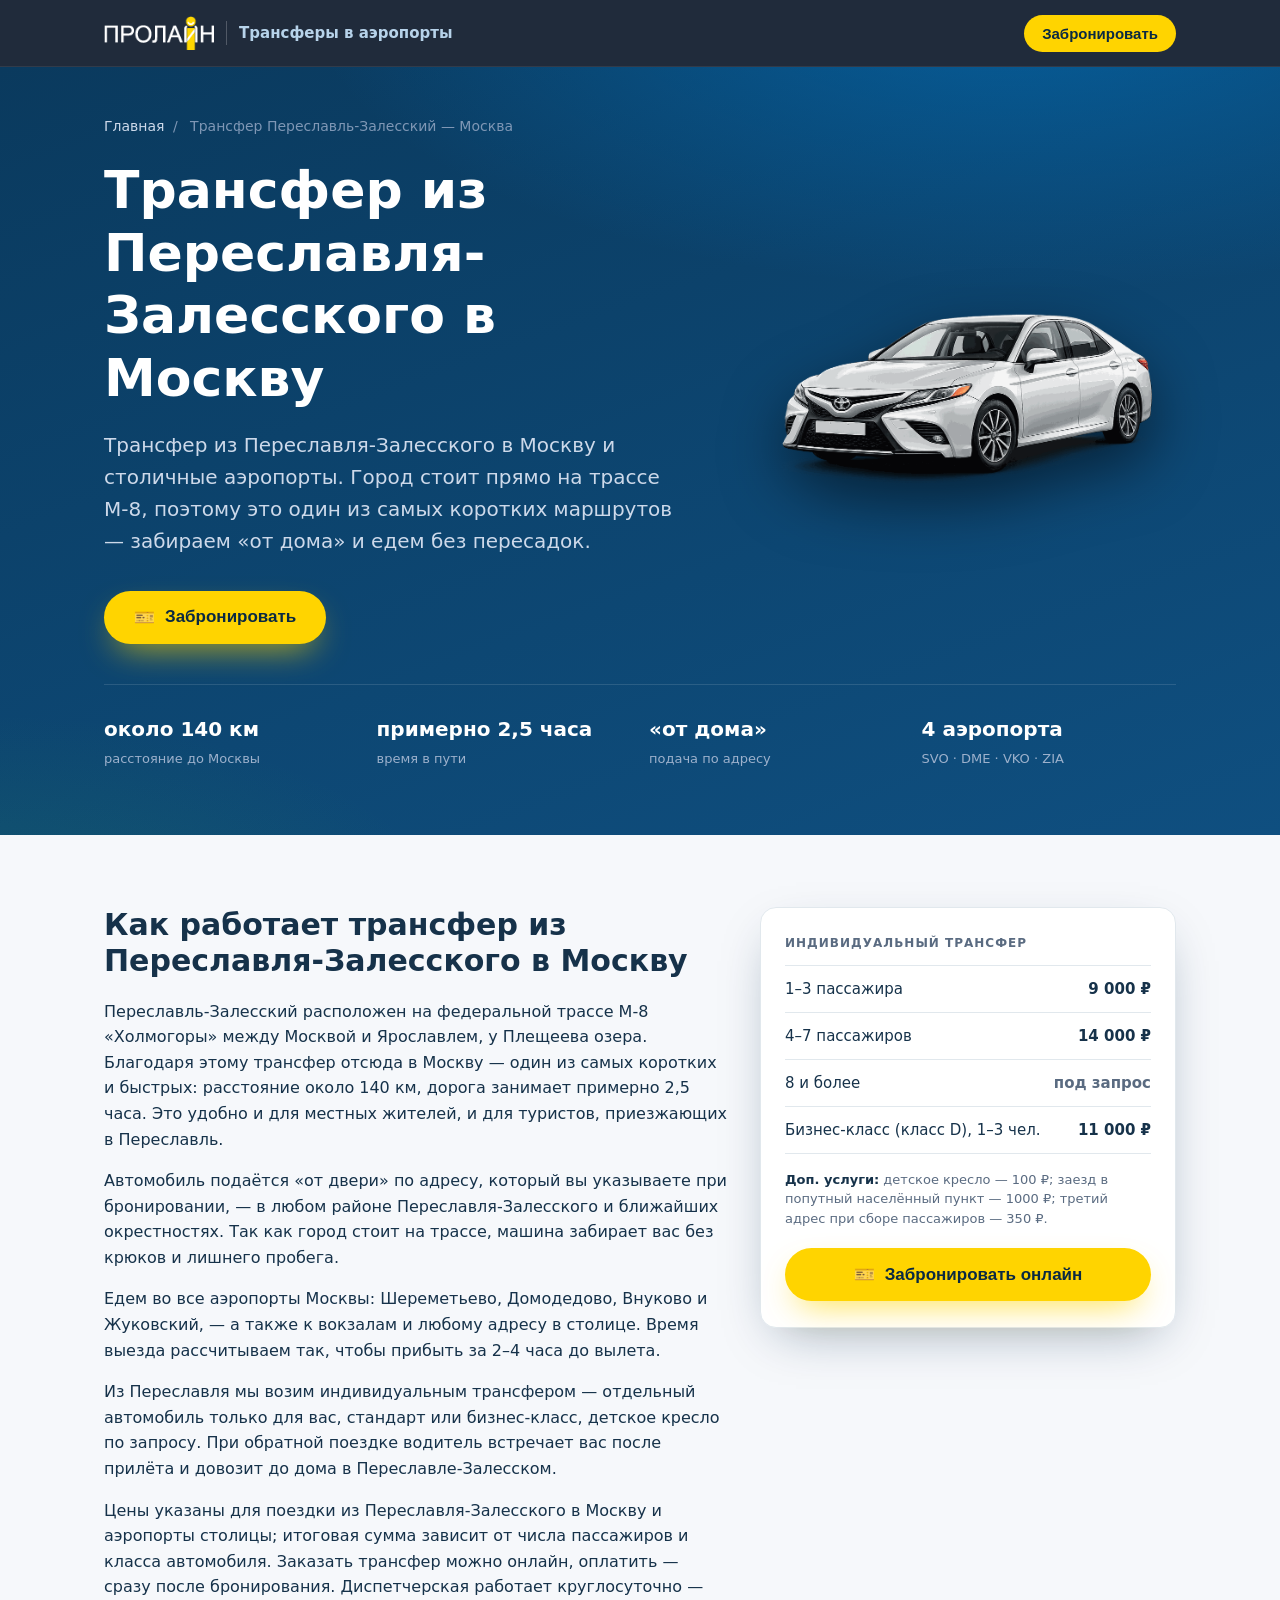
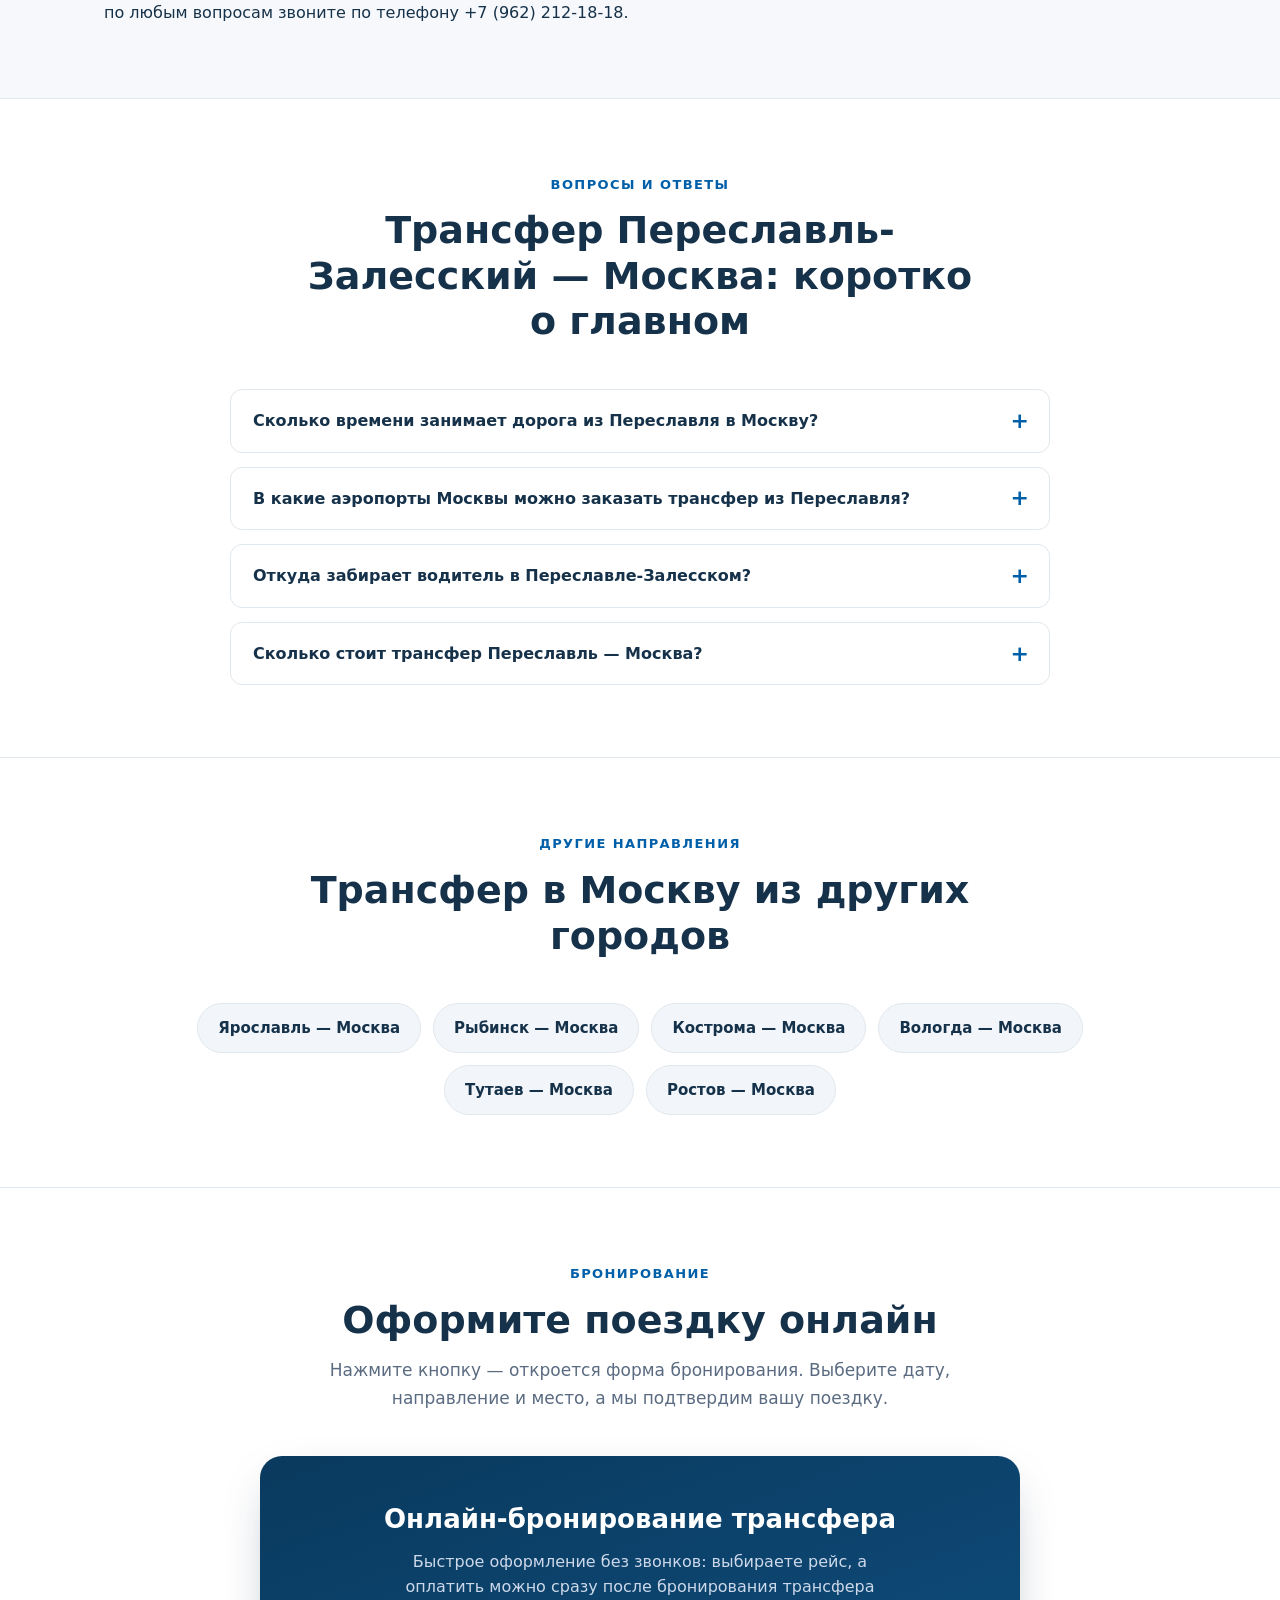
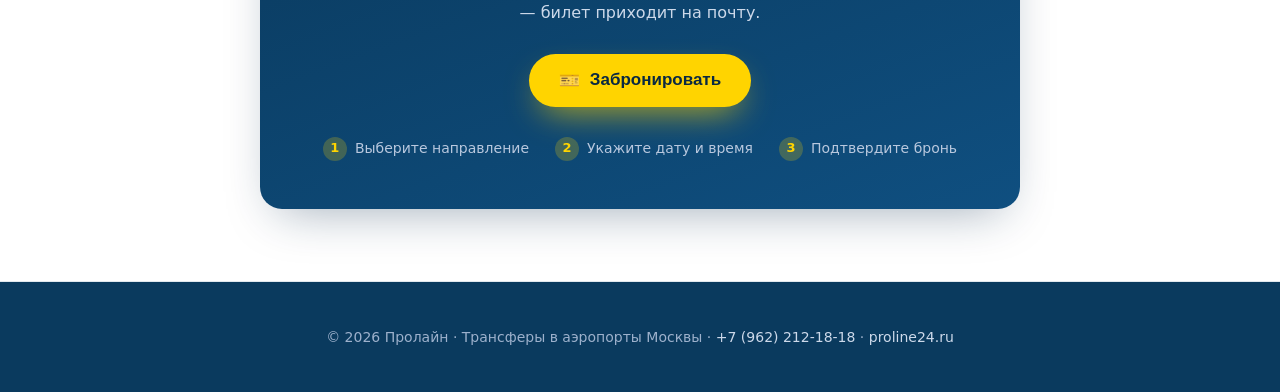
<file: transfer-pereslavl-moskva/index.html>
<!DOCTYPE html>
<html lang="ru">
<head>
  <meta charset="UTF-8">
  <meta name="viewport" content="width=device-width, initial-scale=1.0">

  <!-- Yandex.Metrika counter -->
  <script type="text/javascript">
      (function(m,e,t,r,i,k,a){
          m[i]=m[i]||function(){(m[i].a=m[i].a||[]).push(arguments)};
          m[i].l=1*new Date();
          for (var j = 0; j < document.scripts.length; j++) {if (document.scripts[j].src === r) { return; }}
          k=e.createElement(t),a=e.getElementsByTagName(t)[0],k.async=1,k.src=r,a.parentNode.insertBefore(k,a)
      })(window, document,'script','https://mc.yandex.ru/metrika/tag.js?id=110446775', 'ym');

      ym(110446775, 'init', {ssr:true, webvisor:true, clickmap:true, ecommerce:"dataLayer", referrer: document.referrer, url: location.href, accurateTrackBounce:true, trackLinks:true});
  </script>
  <noscript><div><img src="https://mc.yandex.ru/watch/110446775" style="position:absolute; left:-9999px;" alt="" /></div></noscript>
  <!-- /Yandex.Metrika counter -->

  <title>Трансфер Переславль — Москва от 9000 ₽ — Пролайн</title>
  <meta name="description" content="Трансфер из Переславля-Залесского в Москву и аэропорты Шереметьево, Домодедово, Внуково, Жуковский. Забираем от дома, короткий маршрут по М-8, без пересадок.">
  <meta name="keywords" content="трансфер переславль москва, трансфер из переславля в москву, трансфер переславль москва цена, трансфер переславль москва стоимость, заказать трансфер переславль москва, заказать трансфер из переславля, индивидуальный трансфер переславль москва, трансфер переславль аэропорт, трансфер переславль в аэропорт москвы, трансфер переславль шереметьево, трансфер переславль домодедово, трансфер переславль внуково, трансфер переславль жуковский, такси переславль москва, такси переславль аэропорт, трансфер переславль москва от дома, трансфер из переславля в аэропорт, сколько стоит трансфер переславль москва, трансфер до москвы из переславля, трансфер москва переславль, трансфер из москвы в переславль, трансфер переславль залесский москва, трансфер из переславля залесского в москву, трансфер переславль залесский аэропорт, Пролайн">
  <meta name="author" content="Пролайн">
  <meta name="robots" content="index, follow">
  <meta name="theme-color" content="#0a3a5e">
  <meta name="geo.region" content="RU-YAR">
  <meta name="geo.placename" content="Переславль-Залесский">
  <meta name="geo.position" content="56.7385;38.8562">
  <meta name="ICBM" content="56.7385, 38.8562">
  <link rel="canonical" href="https://transfer76.online/transfer-pereslavl-moskva/">
  <link rel="icon" href="/favicon.ico" sizes="any">

  <!-- Open Graph -->
  <meta property="og:type" content="website">
  <meta property="og:locale" content="ru_RU">
  <meta property="og:site_name" content="Пролайн — трансферы в аэропорты Москвы">
  <meta property="og:title" content="Трансфер из Переславля-Залесского в Москву — Пролайн">
  <meta property="og:description" content="Трансфер из Переславля-Залесского в Москву и аэропорты Шереметьево, Домодедово, Внуково, Жуковский. Забираем от дома, короткий маршрут по М-8, без пересадок.">
  <meta property="og:url" content="https://transfer76.online/transfer-pereslavl-moskva/">
  <meta property="og:image" content="https://transfer76.online/logo.png">
  <meta property="og:image:alt" content="Пролайн — трансферы в аэропорты Москвы">

  <!-- Twitter Card -->
  <meta name="twitter:card" content="summary">
  <meta name="twitter:title" content="Трансфер из Переславля-Залесского в Москву — Пролайн">
  <meta name="twitter:description" content="Трансфер из Переславля-Залесского в Москву и аэропорты Шереметьево, Домодедово, Внуково, Жуковский. Забираем от дома, короткий маршрут по М-8, без пересадок.">
  <meta name="twitter:image" content="https://transfer76.online/logo.png">

  <link rel="stylesheet" href="/styles.css">

  <!-- Structured data: LocalBusiness + Service -->
  <script type="application/ld+json">
  {
    "@context": "https://schema.org",
    "@graph": [
      {
        "@type": "LocalBusiness",
        "@id": "https://transfer76.online/#business",
        "name": "Пролайн",
        "description": "Трансфер в Москву и аэропорты столицы из Ярославля, Костромы, Вологды, Рыбинска и других городов Центральной России.",
        "url": "https://transfer76.online/",
        "telephone": "+7 (962) 212-18-18",
        "image": "https://transfer76.online/logo.png",
        "priceRange": "от 5000 ₽",
        "areaServed": ["Переславль-Залесский", "Москва"],
        "address": {
          "@type": "PostalAddress",
          "addressRegion": "Ярославская область",
          "addressCountry": "RU"
        }
      },
      {
        "@type": "Service",
        "serviceType": "Трансфер Переславль-Залесский — Москва",
        "name": "Трансфер из Переславля-Залесского в Москву",
        "url": "https://transfer76.online/transfer-pereslavl-moskva/",
        "provider": { "@id": "https://transfer76.online/#business" },
        "areaServed": ["Переславль-Залесский", "Москва"],
        "description": "Трансфер из Переславля-Залесского в Москву и столичные аэропорты. Город стоит прямо на трассе М-8, поэтому это один из самых коротких маршрутов — забираем «от дома» и едем без пересадок.",
        "offers": [
        {"@type":"Offer","name":"Индивидуальный трансфер Переславль-Залесский — Москва","priceCurrency":"RUB","price":"9000"}
        ]
      },
      {
        "@type": "BreadcrumbList",
        "itemListElement": [
          {"@type":"ListItem","position":1,"name":"Главная","item":"https://transfer76.online/"},
          {"@type":"ListItem","position":2,"name":"Трансфер из Переславля-Залесского в Москву","item":"https://transfer76.online/transfer-pereslavl-moskva/"}
        ]
      },
      {
        "@type": "FAQPage",
        "mainEntity": [
      {"@type":"Question","name":"Сколько времени занимает дорога из Переславля в Москву?","acceptedAnswer":{"@type":"Answer","text":"Переславль-Залесский стоит на трассе М-8, расстояние до Москвы — около 140 км, в пути примерно 2,5 часа. Это один из самых коротких наших маршрутов."}},
      {"@type":"Question","name":"В какие аэропорты Москвы можно заказать трансфер из Переславля?","acceptedAnswer":{"@type":"Answer","text":"Во все четыре аэропорта столицы: Шереметьево, Домодедово, Внуково и Жуковский, — а также по адресам в самой Москве."}},
      {"@type":"Question","name":"Откуда забирает водитель в Переславле-Залесском?","acceptedAnswer":{"@type":"Answer","text":"Автомобиль подаётся по адресу, который вы указываете при бронировании, — «от дома» в любом районе города. Дополнительные адреса посадки возможны по запросу."}},
      {"@type":"Question","name":"Сколько стоит трансфер Переславль — Москва?","acceptedAnswer":{"@type":"Answer","text":"Индивидуальный трансфер из Переславля-Залесского — от 9 000 ₽ (1–3 пассажира), 14 000 ₽ (4–7 пассажиров), бизнес-класс от 11 000 ₽. Точная стоимость зависит от числа пассажиров и класса автомобиля."}}
        ]
      }
    ]
  }
  </script>
</head>
<body>

  <header class="site-header">
    <div class="container">
      <a class="brand" href="/" aria-label="Пролайн — трансферы в аэропорты Москвы">
        <img class="logo" src="/logo.png" alt="Пролайн" width="136" height="42">
        <span class="tagline">Трансферы в аэропорты</span>
      </a>
      <button class="header-cta" data-open-booking>Забронировать</button>
    </div>
  </header>

  <!-- HERO -->
  <section class="hero hero-route">
    <div class="container">
      <nav class="breadcrumb" aria-label="Хлебные крошки">
        <a href="/">Главная</a> <span>/</span> <span>Трансфер Переславль-Залесский — Москва</span>
      </nav>
      <div class="hero-inner">
        <div class="hero-copy">
          <h1>Трансфер из Переславля-Залесского в Москву</h1>
          <p class="lead">Трансфер из Переславля-Залесского в Москву и столичные аэропорты. Город стоит прямо на трассе М-8, поэтому это один из самых коротких маршрутов — забираем «от дома» и едем без пересадок.</p>
          <div class="hero-actions">
            <button class="btn-primary" data-open-booking>
              <span>🎫</span> Забронировать
            </button>
          </div>
        </div>
        <div class="hero-media">
          <img src="/img/hero-car.png" alt="Трансфер из Переславля-Залесского в Москву — комфортный автомобиль" width="1000" height="667" loading="eager">
        </div>
      </div>
      <div class="route-facts">
        <div class="fact"><b>около 140 км</b><span>расстояние до Москвы</span></div>
        <div class="fact"><b>примерно 2,5 часа</b><span>время в пути</span></div>
        <div class="fact"><b>«от дома»</b><span>подача по адресу</span></div>
        <div class="fact"><b>4 аэропорта</b><span>SVO · DME · VKO · ZIA</span></div>
      </div>
    </div>
  </section>

  <!-- ROUTE DETAILS -->
  <section class="section">
    <div class="container">
      <div class="route-grid">
        <article class="route-main">
          <h2>Как работает трансфер из Переславля-Залесского в Москву</h2>
          <p>Переславль-Залесский расположен на федеральной трассе М-8 «Холмогоры» между Москвой и Ярославлем, у Плещеева озера. Благодаря этому трансфер отсюда в Москву — один из самых коротких и быстрых: расстояние около 140 км, дорога занимает примерно 2,5 часа. Это удобно и для местных жителей, и для туристов, приезжающих в Переславль.</p>
          <p>Автомобиль подаётся «от двери» по адресу, который вы указываете при бронировании, — в любом районе Переславля-Залесского и ближайших окрестностях. Так как город стоит на трассе, машина забирает вас без крюков и лишнего пробега.</p>
          <p>Едем во все аэропорты Москвы: Шереметьево, Домодедово, Внуково и Жуковский, — а также к вокзалам и любому адресу в столице. Время выезда рассчитываем так, чтобы прибыть за 2–4 часа до вылета.</p>
          <p>Из Переславля мы возим индивидуальным трансфером — отдельный автомобиль только для вас, стандарт или бизнес-класс, детское кресло по запросу. При обратной поездке водитель встречает вас после прилёта и довозит до дома в Переславле-Залесском.</p>
          <p>Цены указаны для поездки из Переславля-Залесского в Москву и аэропорты столицы; итоговая сумма зависит от числа пассажиров и класса автомобиля. Заказать трансфер можно онлайн, оплатить — сразу после бронирования. Диспетчерская работает круглосуточно — по любым вопросам звоните по телефону +7 (962) 212-18-18.</p>
        </article>

        <aside class="route-side">
          <div class="price-card">
      <div class="price-label">Индивидуальный трансфер</div>
      <ul class="price-list">
        <li><span class="p-name">1–3 пассажира</span><span class="p-val">9 000 ₽</span></li>
        <li><span class="p-name">4–7 пассажиров</span><span class="p-val">14 000 ₽</span></li>
        <li><span class="p-name">8 и более</span><span class="p-val muted">под запрос</span></li>
        <li><span class="p-name">Бизнес-класс (класс D), 1–3 чел.</span><span class="p-val">11 000 ₽</span></li>
      </ul>
      <div class="price-note"><b>Доп. услуги:</b> детское кресло — 100 ₽; заезд в попутный населённый пункт — 1000 ₽; третий адрес при сборе пассажиров — 350 ₽.</div>
            <button class="btn-primary btn-block" data-open-booking>
              <span>🎫</span> Забронировать онлайн
            </button>
          </div>
        </aside>
      </div>
    </div>
  </section>

  <!-- FAQ -->
  <section id="faq" class="section">
    <div class="container">
      <div class="section-head">
        <span class="eyebrow">Вопросы и ответы</span>
        <h2>Трансфер Переславль-Залесский — Москва: коротко о главном</h2>
      </div>
      <div class="faq">
        <details class="faq-item">
          <summary>Сколько времени занимает дорога из Переславля в Москву?</summary>
          <div class="faq-body">Переславль-Залесский стоит на трассе М-8, расстояние до Москвы — около 140 км, в пути примерно 2,5 часа. Это один из самых коротких наших маршрутов.</div>
        </details>
        <details class="faq-item">
          <summary>В какие аэропорты Москвы можно заказать трансфер из Переславля?</summary>
          <div class="faq-body">Во все четыре аэропорта столицы: Шереметьево, Домодедово, Внуково и Жуковский, — а также по адресам в самой Москве.</div>
        </details>
        <details class="faq-item">
          <summary>Откуда забирает водитель в Переславле-Залесском?</summary>
          <div class="faq-body">Автомобиль подаётся по адресу, который вы указываете при бронировании, — «от дома» в любом районе города. Дополнительные адреса посадки возможны по запросу.</div>
        </details>
        <details class="faq-item">
          <summary>Сколько стоит трансфер Переславль — Москва?</summary>
          <div class="faq-body">Индивидуальный трансфер из Переславля-Залесского — от 9 000 ₽ (1–3 пассажира), 14 000 ₽ (4–7 пассажиров), бизнес-класс от 11 000 ₽. Точная стоимость зависит от числа пассажиров и класса автомобиля.</div>
        </details>
      </div>
    </div>
  </section>

  <!-- OTHER ROUTES -->
  <section class="section routes-section">
    <div class="container">
      <div class="section-head">
        <span class="eyebrow">Другие направления</span>
        <h2>Трансфер в Москву из других городов</h2>
      </div>
      <div class="routes-chips">
        <a class="route-chip" href="/transfer-yaroslavl-moskva/">Ярославль — Москва</a>
        <a class="route-chip" href="/transfer-rybinsk-moskva/">Рыбинск — Москва</a>
        <a class="route-chip" href="/transfer-kostroma-moskva/">Кострома — Москва</a>
        <a class="route-chip" href="/transfer-vologda-moskva/">Вологда — Москва</a>
        <a class="route-chip" href="/transfer-tutaev-moskva/">Тутаев — Москва</a>
        <a class="route-chip" href="/transfer-rostov-moskva/">Ростов — Москва</a>
      </div>
    </div>
  </section>

  <!-- BOOKING -->
  <section id="booking" class="section">
    <div class="section-head">
      <span class="eyebrow">Бронирование</span>
      <h2>Оформите поездку онлайн</h2>
      <p>Нажмите кнопку — откроется форма бронирования. Выберите дату, направление и место, а мы подтвердим вашу поездку.</p>
    </div>
    <div class="booking-card">
      <h3>Онлайн-бронирование трансфера</h3>
      <p>Быстрое оформление без звонков: выбираете рейс, а оплатить можно сразу после бронирования трансфера — билет приходит на почту.</p>
      <button class="btn-primary" data-open-booking>
        <span>🎫</span> Забронировать
      </button>
      <div class="booking-steps">
        <div class="step"><span class="num">1</span> Выберите направление</div>
        <div class="step"><span class="num">2</span> Укажите дату и время</div>
        <div class="step"><span class="num">3</span> Подтвердите бронь</div>
      </div>
    </div>
  </section>

  <footer class="site-footer">
    <div class="container">
      <p>© 2026 Пролайн · Трансферы в аэропорты Москвы · <a href="tel:+79622121818">+7 (962) 212-18-18</a> · <a href="https://proline24.ru/" target="_blank" rel="noopener">proline24.ru</a></p>
    </div>
  </footer>

  <!-- BOOKING MODAL -->
  <div class="modal" id="bookingModal" role="dialog" aria-modal="true" aria-label="Онлайн-бронирование">
    <div class="modal-inner">
      <div class="modal-bar">
        <strong>Онлайн-бронирование</strong>
        <div class="actions">
          <a class="newtab" href="https://transfer.yarobltour.ru/bron/bron_modern.php" target="_blank" rel="noopener">Открыть в новой вкладке ↗</a>
          <button class="modal-close" id="modalClose" aria-label="Закрыть">×</button>
        </div>
      </div>
      <div class="frame-wrap" id="frameWrap">
        <iframe id="bookingFrame" title="Форма бронирования трансфера" loading="lazy" src="about:blank"></iframe>
      </div>
    </div>
  </div>

  <script src="/script.js"></script>

</body>
</html>
</file>
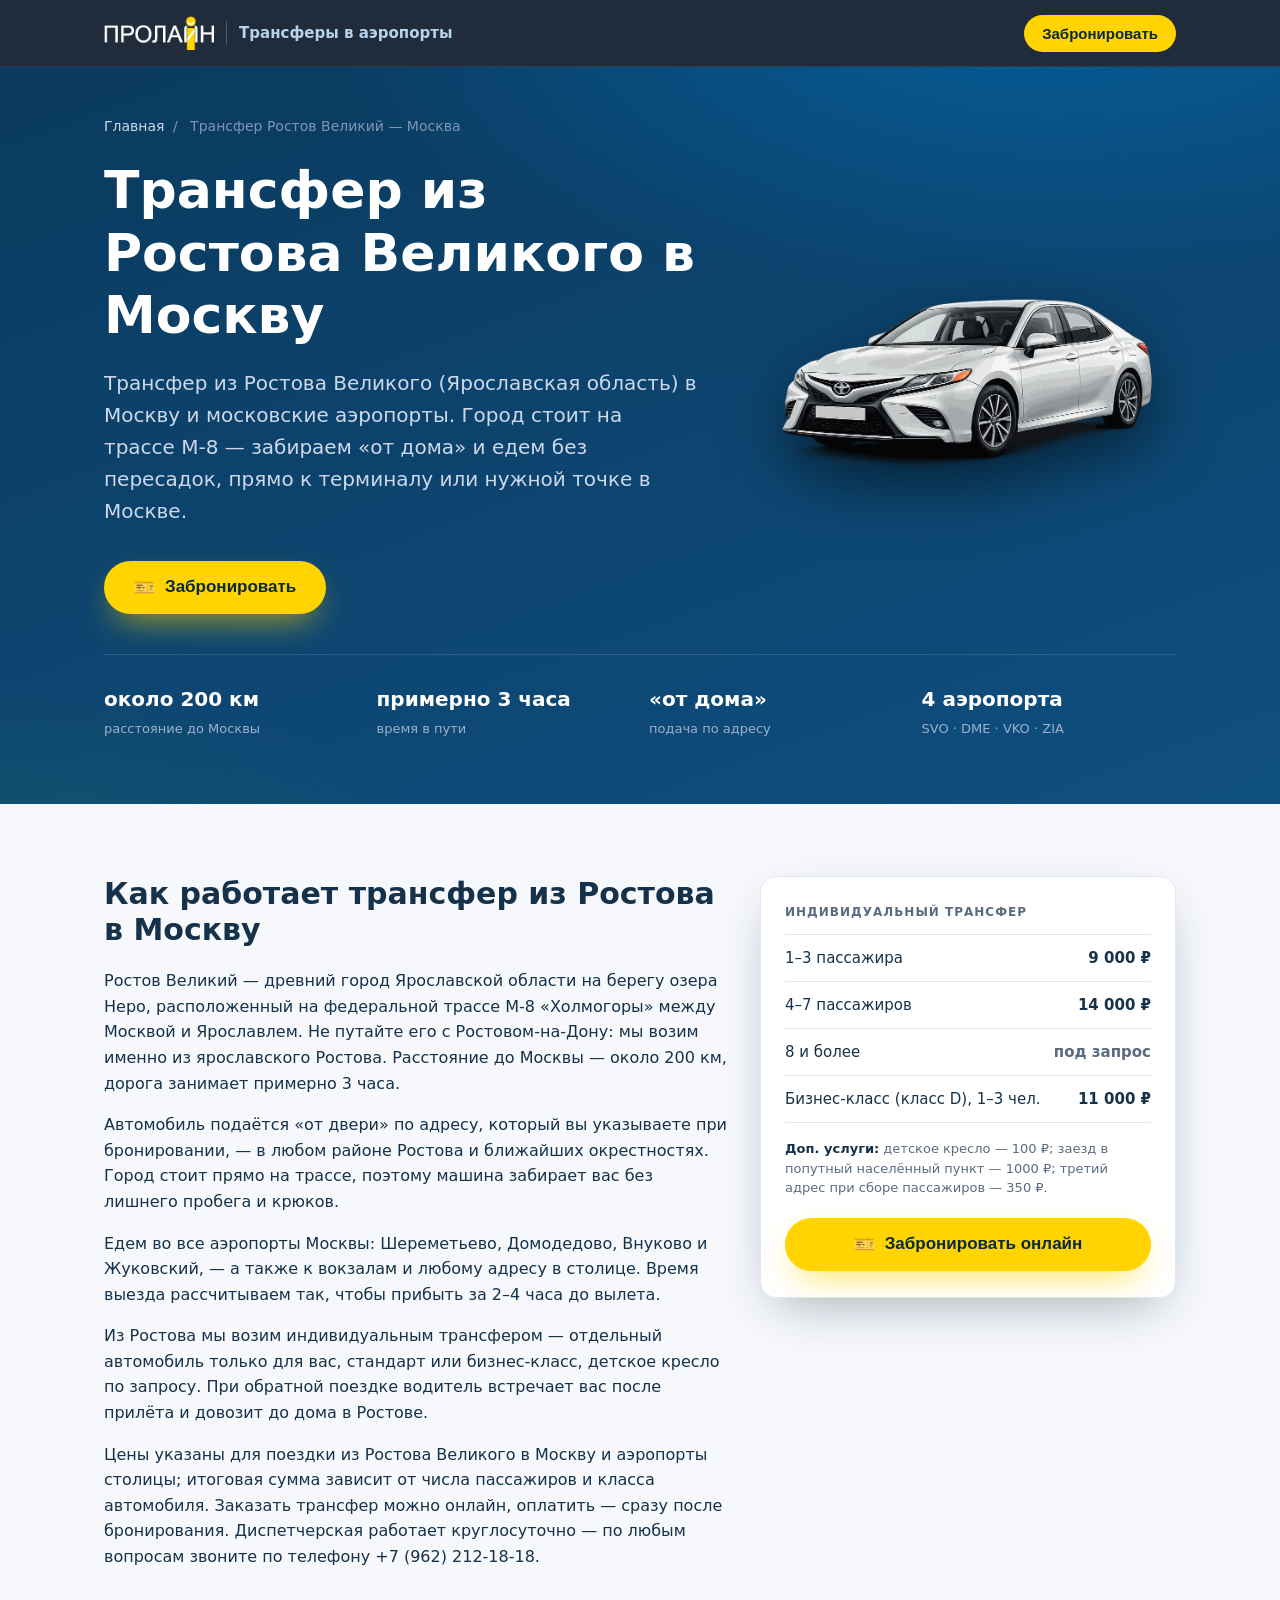
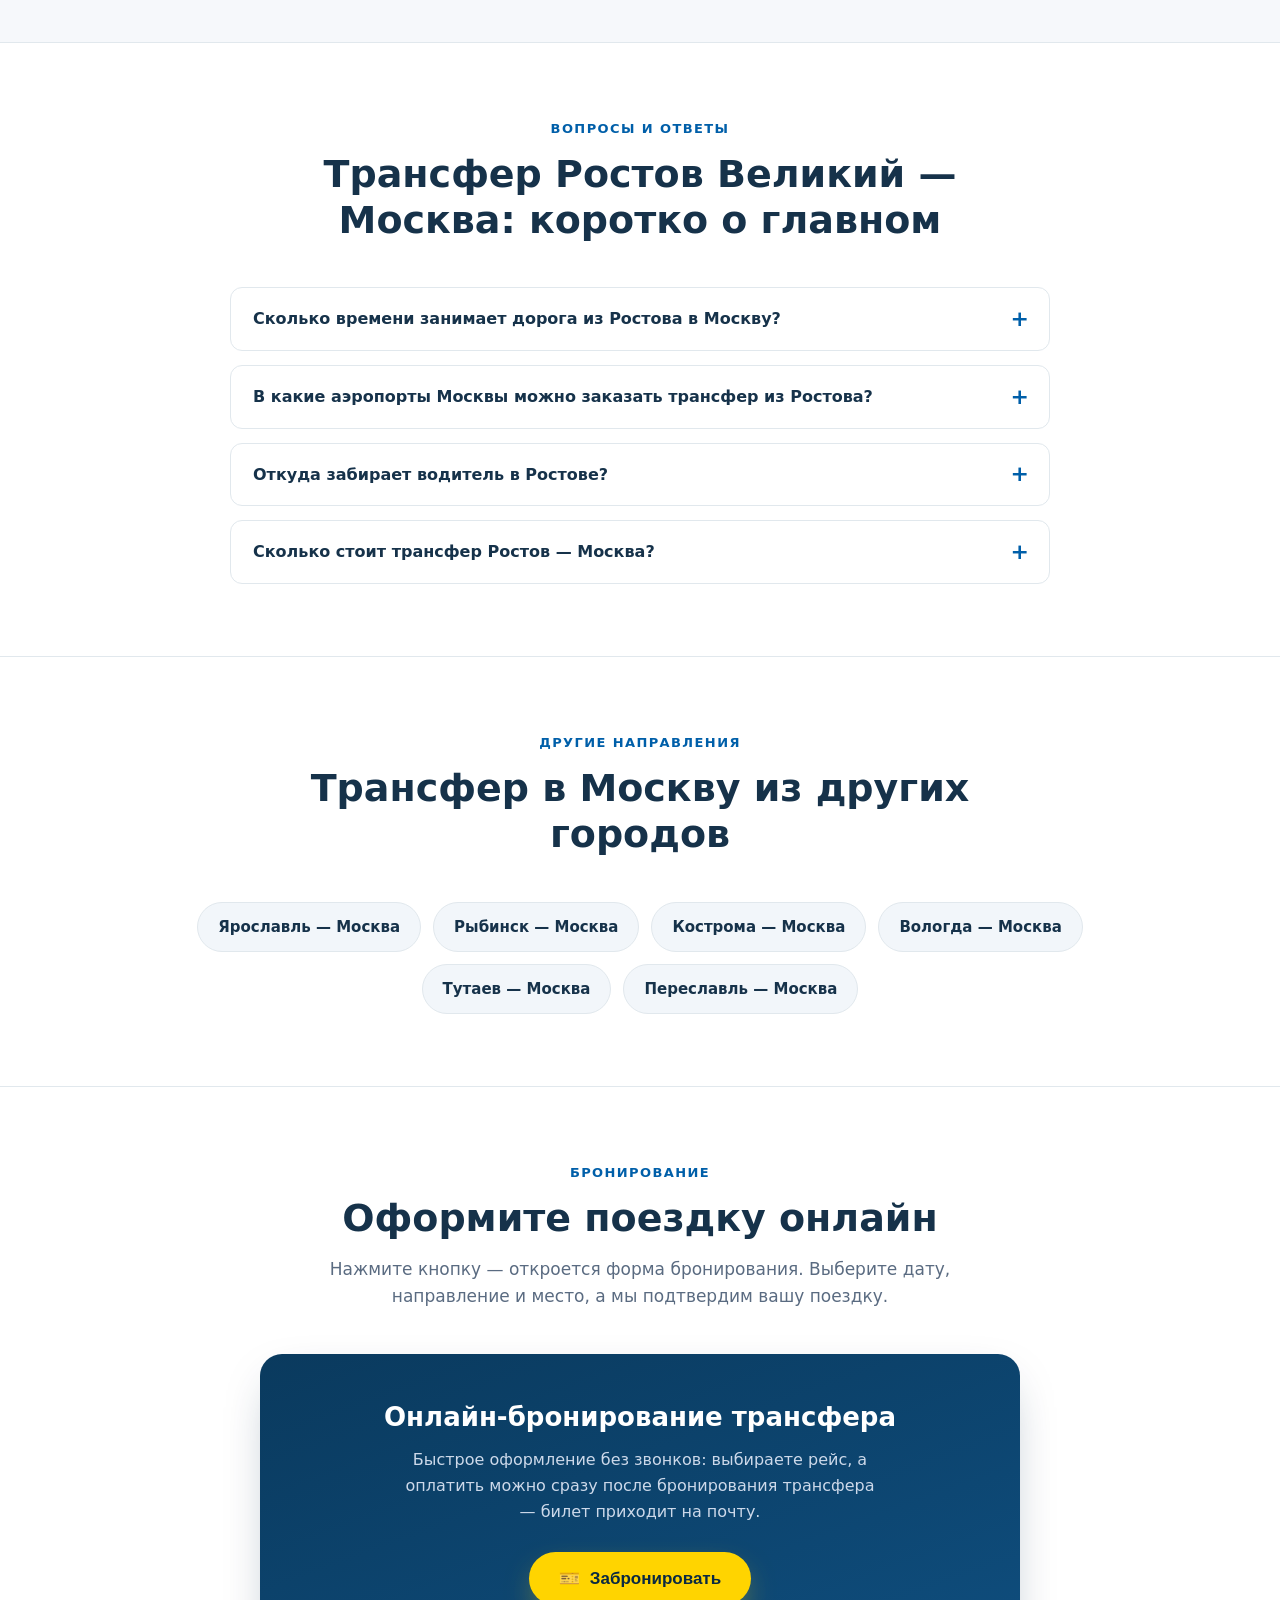
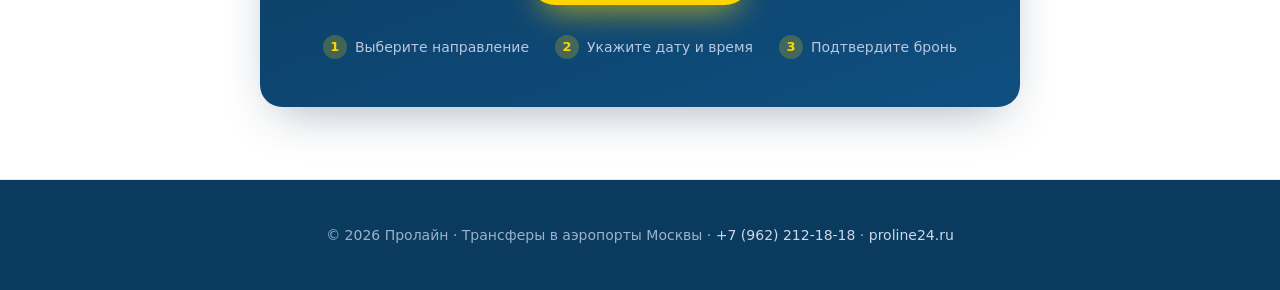
<file: transfer-rostov-moskva/index.html>
<!DOCTYPE html>
<html lang="ru">
<head>
  <meta charset="UTF-8">
  <meta name="viewport" content="width=device-width, initial-scale=1.0">

  <!-- Yandex.Metrika counter -->
  <script type="text/javascript">
      (function(m,e,t,r,i,k,a){
          m[i]=m[i]||function(){(m[i].a=m[i].a||[]).push(arguments)};
          m[i].l=1*new Date();
          for (var j = 0; j < document.scripts.length; j++) {if (document.scripts[j].src === r) { return; }}
          k=e.createElement(t),a=e.getElementsByTagName(t)[0],k.async=1,k.src=r,a.parentNode.insertBefore(k,a)
      })(window, document,'script','https://mc.yandex.ru/metrika/tag.js?id=110446775', 'ym');

      ym(110446775, 'init', {ssr:true, webvisor:true, clickmap:true, ecommerce:"dataLayer", referrer: document.referrer, url: location.href, accurateTrackBounce:true, trackLinks:true});
  </script>
  <noscript><div><img src="https://mc.yandex.ru/watch/110446775" style="position:absolute; left:-9999px;" alt="" /></div></noscript>
  <!-- /Yandex.Metrika counter -->

  <title>Трансфер Ростов — Москва от 9000 ₽ — Пролайн</title>
  <meta name="description" content="Трансфер из Ростова Великого в Москву и московские аэропорты Шереметьево, Домодедово, Внуково, Жуковский. Забираем от дома, без пересадок, прямо к терминалу.">
  <meta name="keywords" content="трансфер ростов москва, трансфер из ростова в москву, трансфер ростов москва цена, трансфер ростов москва стоимость, заказать трансфер ростов москва, заказать трансфер из ростова, индивидуальный трансфер ростов москва, трансфер ростов аэропорт, трансфер ростов в аэропорт москвы, трансфер ростов шереметьево, трансфер ростов домодедово, трансфер ростов внуково, трансфер ростов жуковский, такси ростов москва, такси ростов аэропорт, трансфер ростов москва от дома, трансфер из ростова в аэропорт, сколько стоит трансфер ростов москва, трансфер до москвы из ростова, трансфер москва ростов, трансфер из москвы в ростов, трансфер ростов великий москва, трансфер ростов ярославский москва, трансфер из ростова великого в москву, Пролайн">
  <meta name="author" content="Пролайн">
  <meta name="robots" content="index, follow">
  <meta name="theme-color" content="#0a3a5e">
  <meta name="geo.region" content="RU-YAR">
  <meta name="geo.placename" content="Ростов Великий">
  <meta name="geo.position" content="57.1857;39.4142">
  <meta name="ICBM" content="57.1857, 39.4142">
  <link rel="canonical" href="https://transfer76.online/transfer-rostov-moskva/">
  <link rel="icon" href="/favicon.ico" sizes="any">

  <!-- Open Graph -->
  <meta property="og:type" content="website">
  <meta property="og:locale" content="ru_RU">
  <meta property="og:site_name" content="Пролайн — трансферы в аэропорты Москвы">
  <meta property="og:title" content="Трансфер из Ростова Великого в Москву — Пролайн">
  <meta property="og:description" content="Трансфер из Ростова Великого в Москву и московские аэропорты Шереметьево, Домодедово, Внуково, Жуковский. Забираем от дома, без пересадок, прямо к терминалу.">
  <meta property="og:url" content="https://transfer76.online/transfer-rostov-moskva/">
  <meta property="og:image" content="https://transfer76.online/logo.png">
  <meta property="og:image:alt" content="Пролайн — трансферы в аэропорты Москвы">

  <!-- Twitter Card -->
  <meta name="twitter:card" content="summary">
  <meta name="twitter:title" content="Трансфер из Ростова Великого в Москву — Пролайн">
  <meta name="twitter:description" content="Трансфер из Ростова Великого в Москву и московские аэропорты Шереметьево, Домодедово, Внуково, Жуковский. Забираем от дома, без пересадок, прямо к терминалу.">
  <meta name="twitter:image" content="https://transfer76.online/logo.png">

  <link rel="stylesheet" href="/styles.css">

  <!-- Structured data: LocalBusiness + Service -->
  <script type="application/ld+json">
  {
    "@context": "https://schema.org",
    "@graph": [
      {
        "@type": "LocalBusiness",
        "@id": "https://transfer76.online/#business",
        "name": "Пролайн",
        "description": "Трансфер в Москву и аэропорты столицы из Ярославля, Костромы, Вологды, Рыбинска и других городов Центральной России.",
        "url": "https://transfer76.online/",
        "telephone": "+7 (962) 212-18-18",
        "image": "https://transfer76.online/logo.png",
        "priceRange": "от 5000 ₽",
        "areaServed": ["Ростов Великий", "Москва"],
        "address": {
          "@type": "PostalAddress",
          "addressRegion": "Ярославская область",
          "addressCountry": "RU"
        }
      },
      {
        "@type": "Service",
        "serviceType": "Трансфер Ростов Великий — Москва",
        "name": "Трансфер из Ростова Великого в Москву",
        "url": "https://transfer76.online/transfer-rostov-moskva/",
        "provider": { "@id": "https://transfer76.online/#business" },
        "areaServed": ["Ростов Великий", "Москва"],
        "description": "Трансфер из Ростова Великого (Ярославская область) в Москву и московские аэропорты. Город стоит на трассе М-8 — забираем «от дома» и едем без пересадок, прямо к терминалу или нужной точке в Москве.",
        "offers": [
        {"@type":"Offer","name":"Индивидуальный трансфер Ростов Великий — Москва","priceCurrency":"RUB","price":"9000"}
        ]
      },
      {
        "@type": "BreadcrumbList",
        "itemListElement": [
          {"@type":"ListItem","position":1,"name":"Главная","item":"https://transfer76.online/"},
          {"@type":"ListItem","position":2,"name":"Трансфер из Ростова Великого в Москву","item":"https://transfer76.online/transfer-rostov-moskva/"}
        ]
      },
      {
        "@type": "FAQPage",
        "mainEntity": [
      {"@type":"Question","name":"Сколько времени занимает дорога из Ростова в Москву?","acceptedAnswer":{"@type":"Answer","text":"Ростов Великий стоит на трассе М-8, расстояние до Москвы — около 200 км, в пути примерно 3 часа."}},
      {"@type":"Question","name":"В какие аэропорты Москвы можно заказать трансфер из Ростова?","acceptedAnswer":{"@type":"Answer","text":"Во все четыре аэропорта столицы: Шереметьево, Домодедово, Внуково и Жуковский, — а также по адресам в самой Москве."}},
      {"@type":"Question","name":"Откуда забирает водитель в Ростове?","acceptedAnswer":{"@type":"Answer","text":"Автомобиль подаётся по адресу, который вы указываете при бронировании, — «от дома» в любом районе города. Дополнительные адреса посадки возможны по запросу."}},
      {"@type":"Question","name":"Сколько стоит трансфер Ростов — Москва?","acceptedAnswer":{"@type":"Answer","text":"Индивидуальный трансфер из Ростова Великого — от 9 000 ₽ (1–3 пассажира), 14 000 ₽ (4–7 пассажиров), бизнес-класс от 11 000 ₽. Точная стоимость зависит от числа пассажиров и класса автомобиля."}}
        ]
      }
    ]
  }
  </script>
</head>
<body>

  <header class="site-header">
    <div class="container">
      <a class="brand" href="/" aria-label="Пролайн — трансферы в аэропорты Москвы">
        <img class="logo" src="/logo.png" alt="Пролайн" width="136" height="42">
        <span class="tagline">Трансферы в аэропорты</span>
      </a>
      <button class="header-cta" data-open-booking>Забронировать</button>
    </div>
  </header>

  <!-- HERO -->
  <section class="hero hero-route">
    <div class="container">
      <nav class="breadcrumb" aria-label="Хлебные крошки">
        <a href="/">Главная</a> <span>/</span> <span>Трансфер Ростов Великий — Москва</span>
      </nav>
      <div class="hero-inner">
        <div class="hero-copy">
          <h1>Трансфер из Ростова Великого в Москву</h1>
          <p class="lead">Трансфер из Ростова Великого (Ярославская область) в Москву и московские аэропорты. Город стоит на трассе М-8 — забираем «от дома» и едем без пересадок, прямо к терминалу или нужной точке в Москве.</p>
          <div class="hero-actions">
            <button class="btn-primary" data-open-booking>
              <span>🎫</span> Забронировать
            </button>
          </div>
        </div>
        <div class="hero-media">
          <img src="/img/hero-car.png" alt="Трансфер из Ростова Великого в Москву — комфортный автомобиль" width="1000" height="667" loading="eager">
        </div>
      </div>
      <div class="route-facts">
        <div class="fact"><b>около 200 км</b><span>расстояние до Москвы</span></div>
        <div class="fact"><b>примерно 3 часа</b><span>время в пути</span></div>
        <div class="fact"><b>«от дома»</b><span>подача по адресу</span></div>
        <div class="fact"><b>4 аэропорта</b><span>SVO · DME · VKO · ZIA</span></div>
      </div>
    </div>
  </section>

  <!-- ROUTE DETAILS -->
  <section class="section">
    <div class="container">
      <div class="route-grid">
        <article class="route-main">
          <h2>Как работает трансфер из Ростова в Москву</h2>
          <p>Ростов Великий — древний город Ярославской области на берегу озера Неро, расположенный на федеральной трассе М-8 «Холмогоры» между Москвой и Ярославлем. Не путайте его с Ростовом-на-Дону: мы возим именно из ярославского Ростова. Расстояние до Москвы — около 200 км, дорога занимает примерно 3 часа.</p>
          <p>Автомобиль подаётся «от двери» по адресу, который вы указываете при бронировании, — в любом районе Ростова и ближайших окрестностях. Город стоит прямо на трассе, поэтому машина забирает вас без лишнего пробега и крюков.</p>
          <p>Едем во все аэропорты Москвы: Шереметьево, Домодедово, Внуково и Жуковский, — а также к вокзалам и любому адресу в столице. Время выезда рассчитываем так, чтобы прибыть за 2–4 часа до вылета.</p>
          <p>Из Ростова мы возим индивидуальным трансфером — отдельный автомобиль только для вас, стандарт или бизнес-класс, детское кресло по запросу. При обратной поездке водитель встречает вас после прилёта и довозит до дома в Ростове.</p>
          <p>Цены указаны для поездки из Ростова Великого в Москву и аэропорты столицы; итоговая сумма зависит от числа пассажиров и класса автомобиля. Заказать трансфер можно онлайн, оплатить — сразу после бронирования. Диспетчерская работает круглосуточно — по любым вопросам звоните по телефону +7 (962) 212-18-18.</p>
        </article>

        <aside class="route-side">
          <div class="price-card">
      <div class="price-label">Индивидуальный трансфер</div>
      <ul class="price-list">
        <li><span class="p-name">1–3 пассажира</span><span class="p-val">9 000 ₽</span></li>
        <li><span class="p-name">4–7 пассажиров</span><span class="p-val">14 000 ₽</span></li>
        <li><span class="p-name">8 и более</span><span class="p-val muted">под запрос</span></li>
        <li><span class="p-name">Бизнес-класс (класс D), 1–3 чел.</span><span class="p-val">11 000 ₽</span></li>
      </ul>
      <div class="price-note"><b>Доп. услуги:</b> детское кресло — 100 ₽; заезд в попутный населённый пункт — 1000 ₽; третий адрес при сборе пассажиров — 350 ₽.</div>
            <button class="btn-primary btn-block" data-open-booking>
              <span>🎫</span> Забронировать онлайн
            </button>
          </div>
        </aside>
      </div>
    </div>
  </section>

  <!-- FAQ -->
  <section id="faq" class="section">
    <div class="container">
      <div class="section-head">
        <span class="eyebrow">Вопросы и ответы</span>
        <h2>Трансфер Ростов Великий — Москва: коротко о главном</h2>
      </div>
      <div class="faq">
        <details class="faq-item">
          <summary>Сколько времени занимает дорога из Ростова в Москву?</summary>
          <div class="faq-body">Ростов Великий стоит на трассе М-8, расстояние до Москвы — около 200 км, в пути примерно 3 часа.</div>
        </details>
        <details class="faq-item">
          <summary>В какие аэропорты Москвы можно заказать трансфер из Ростова?</summary>
          <div class="faq-body">Во все четыре аэропорта столицы: Шереметьево, Домодедово, Внуково и Жуковский, — а также по адресам в самой Москве.</div>
        </details>
        <details class="faq-item">
          <summary>Откуда забирает водитель в Ростове?</summary>
          <div class="faq-body">Автомобиль подаётся по адресу, который вы указываете при бронировании, — «от дома» в любом районе города. Дополнительные адреса посадки возможны по запросу.</div>
        </details>
        <details class="faq-item">
          <summary>Сколько стоит трансфер Ростов — Москва?</summary>
          <div class="faq-body">Индивидуальный трансфер из Ростова Великого — от 9 000 ₽ (1–3 пассажира), 14 000 ₽ (4–7 пассажиров), бизнес-класс от 11 000 ₽. Точная стоимость зависит от числа пассажиров и класса автомобиля.</div>
        </details>
      </div>
    </div>
  </section>

  <!-- OTHER ROUTES -->
  <section class="section routes-section">
    <div class="container">
      <div class="section-head">
        <span class="eyebrow">Другие направления</span>
        <h2>Трансфер в Москву из других городов</h2>
      </div>
      <div class="routes-chips">
        <a class="route-chip" href="/transfer-yaroslavl-moskva/">Ярославль — Москва</a>
        <a class="route-chip" href="/transfer-rybinsk-moskva/">Рыбинск — Москва</a>
        <a class="route-chip" href="/transfer-kostroma-moskva/">Кострома — Москва</a>
        <a class="route-chip" href="/transfer-vologda-moskva/">Вологда — Москва</a>
        <a class="route-chip" href="/transfer-tutaev-moskva/">Тутаев — Москва</a>
        <a class="route-chip" href="/transfer-pereslavl-moskva/">Переславль — Москва</a>
      </div>
    </div>
  </section>

  <!-- BOOKING -->
  <section id="booking" class="section">
    <div class="section-head">
      <span class="eyebrow">Бронирование</span>
      <h2>Оформите поездку онлайн</h2>
      <p>Нажмите кнопку — откроется форма бронирования. Выберите дату, направление и место, а мы подтвердим вашу поездку.</p>
    </div>
    <div class="booking-card">
      <h3>Онлайн-бронирование трансфера</h3>
      <p>Быстрое оформление без звонков: выбираете рейс, а оплатить можно сразу после бронирования трансфера — билет приходит на почту.</p>
      <button class="btn-primary" data-open-booking>
        <span>🎫</span> Забронировать
      </button>
      <div class="booking-steps">
        <div class="step"><span class="num">1</span> Выберите направление</div>
        <div class="step"><span class="num">2</span> Укажите дату и время</div>
        <div class="step"><span class="num">3</span> Подтвердите бронь</div>
      </div>
    </div>
  </section>

  <footer class="site-footer">
    <div class="container">
      <p>© 2026 Пролайн · Трансферы в аэропорты Москвы · <a href="tel:+79622121818">+7 (962) 212-18-18</a> · <a href="https://proline24.ru/" target="_blank" rel="noopener">proline24.ru</a></p>
    </div>
  </footer>

  <!-- BOOKING MODAL -->
  <div class="modal" id="bookingModal" role="dialog" aria-modal="true" aria-label="Онлайн-бронирование">
    <div class="modal-inner">
      <div class="modal-bar">
        <strong>Онлайн-бронирование</strong>
        <div class="actions">
          <a class="newtab" href="https://transfer.yarobltour.ru/bron/bron_modern.php" target="_blank" rel="noopener">Открыть в новой вкладке ↗</a>
          <button class="modal-close" id="modalClose" aria-label="Закрыть">×</button>
        </div>
      </div>
      <div class="frame-wrap" id="frameWrap">
        <iframe id="bookingFrame" title="Форма бронирования трансфера" loading="lazy" src="about:blank"></iframe>
      </div>
    </div>
  </div>

  <script src="/script.js"></script>

</body>
</html>
</file>
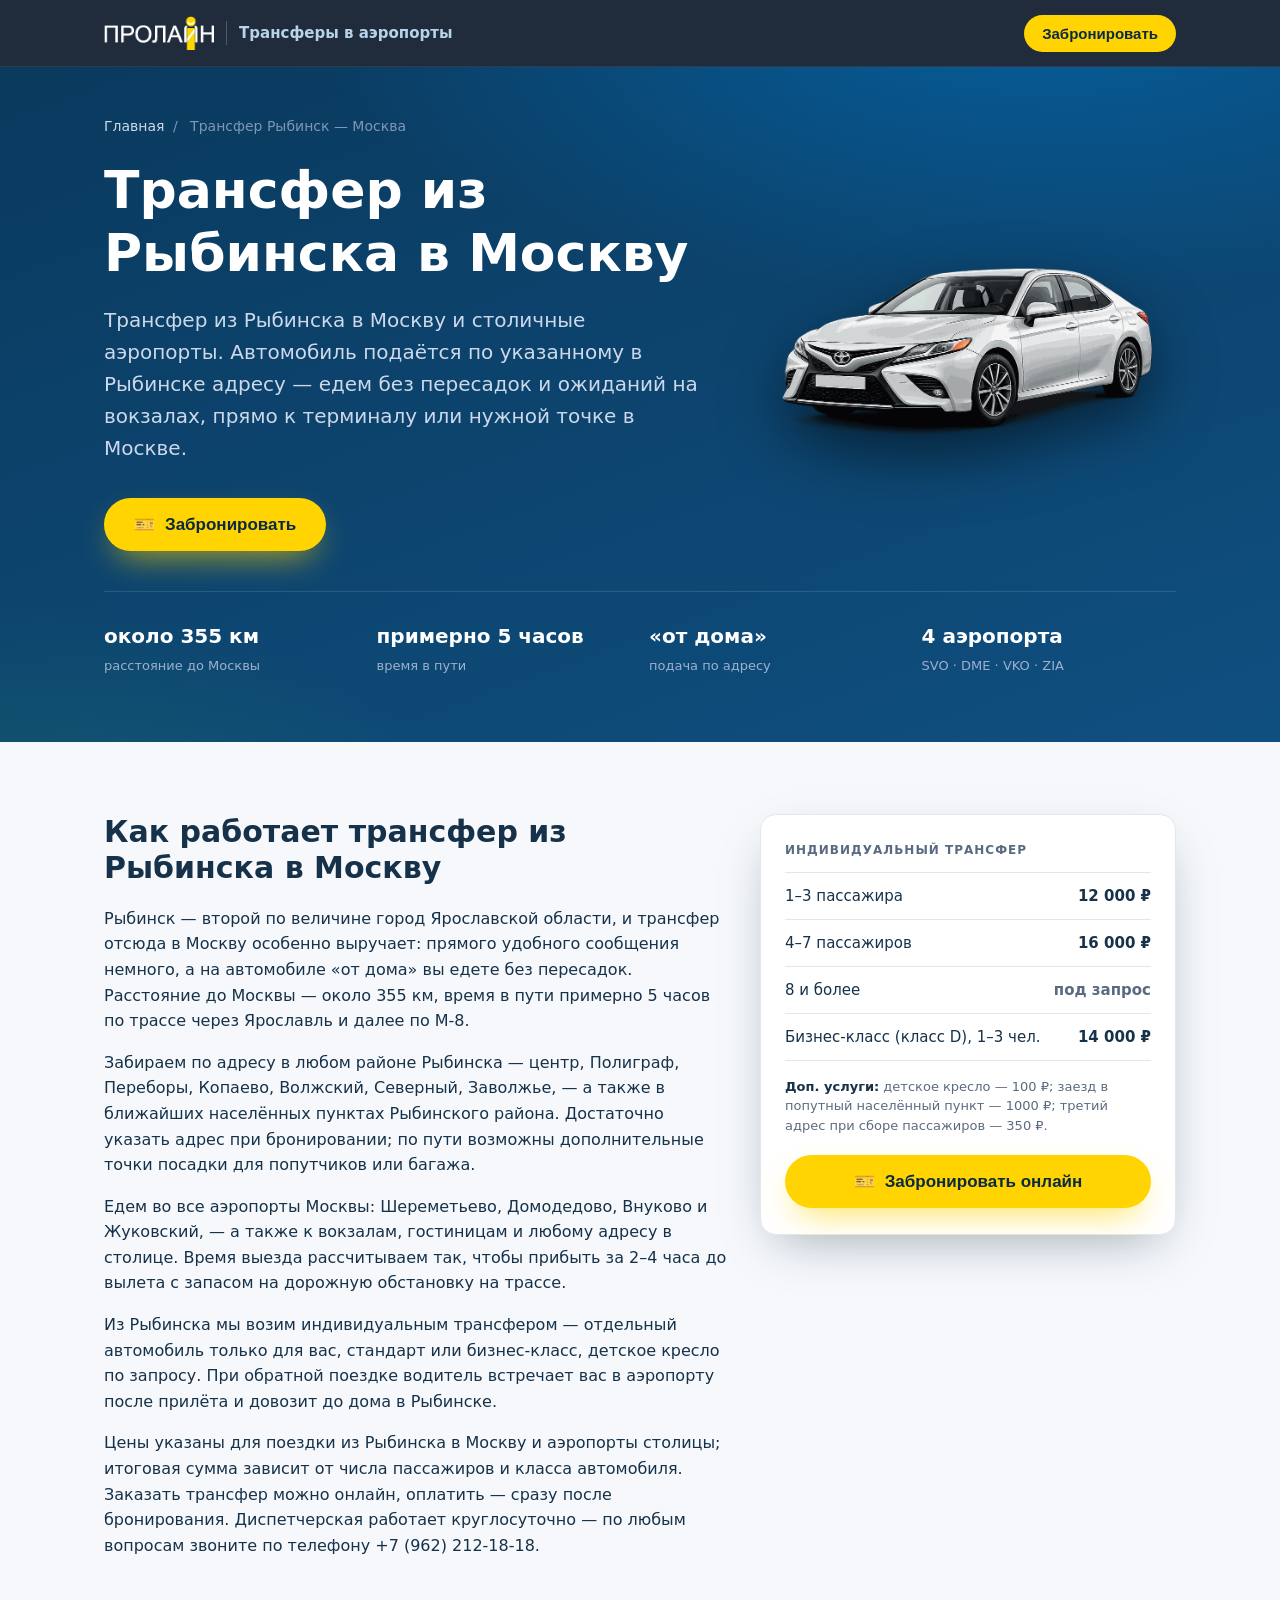
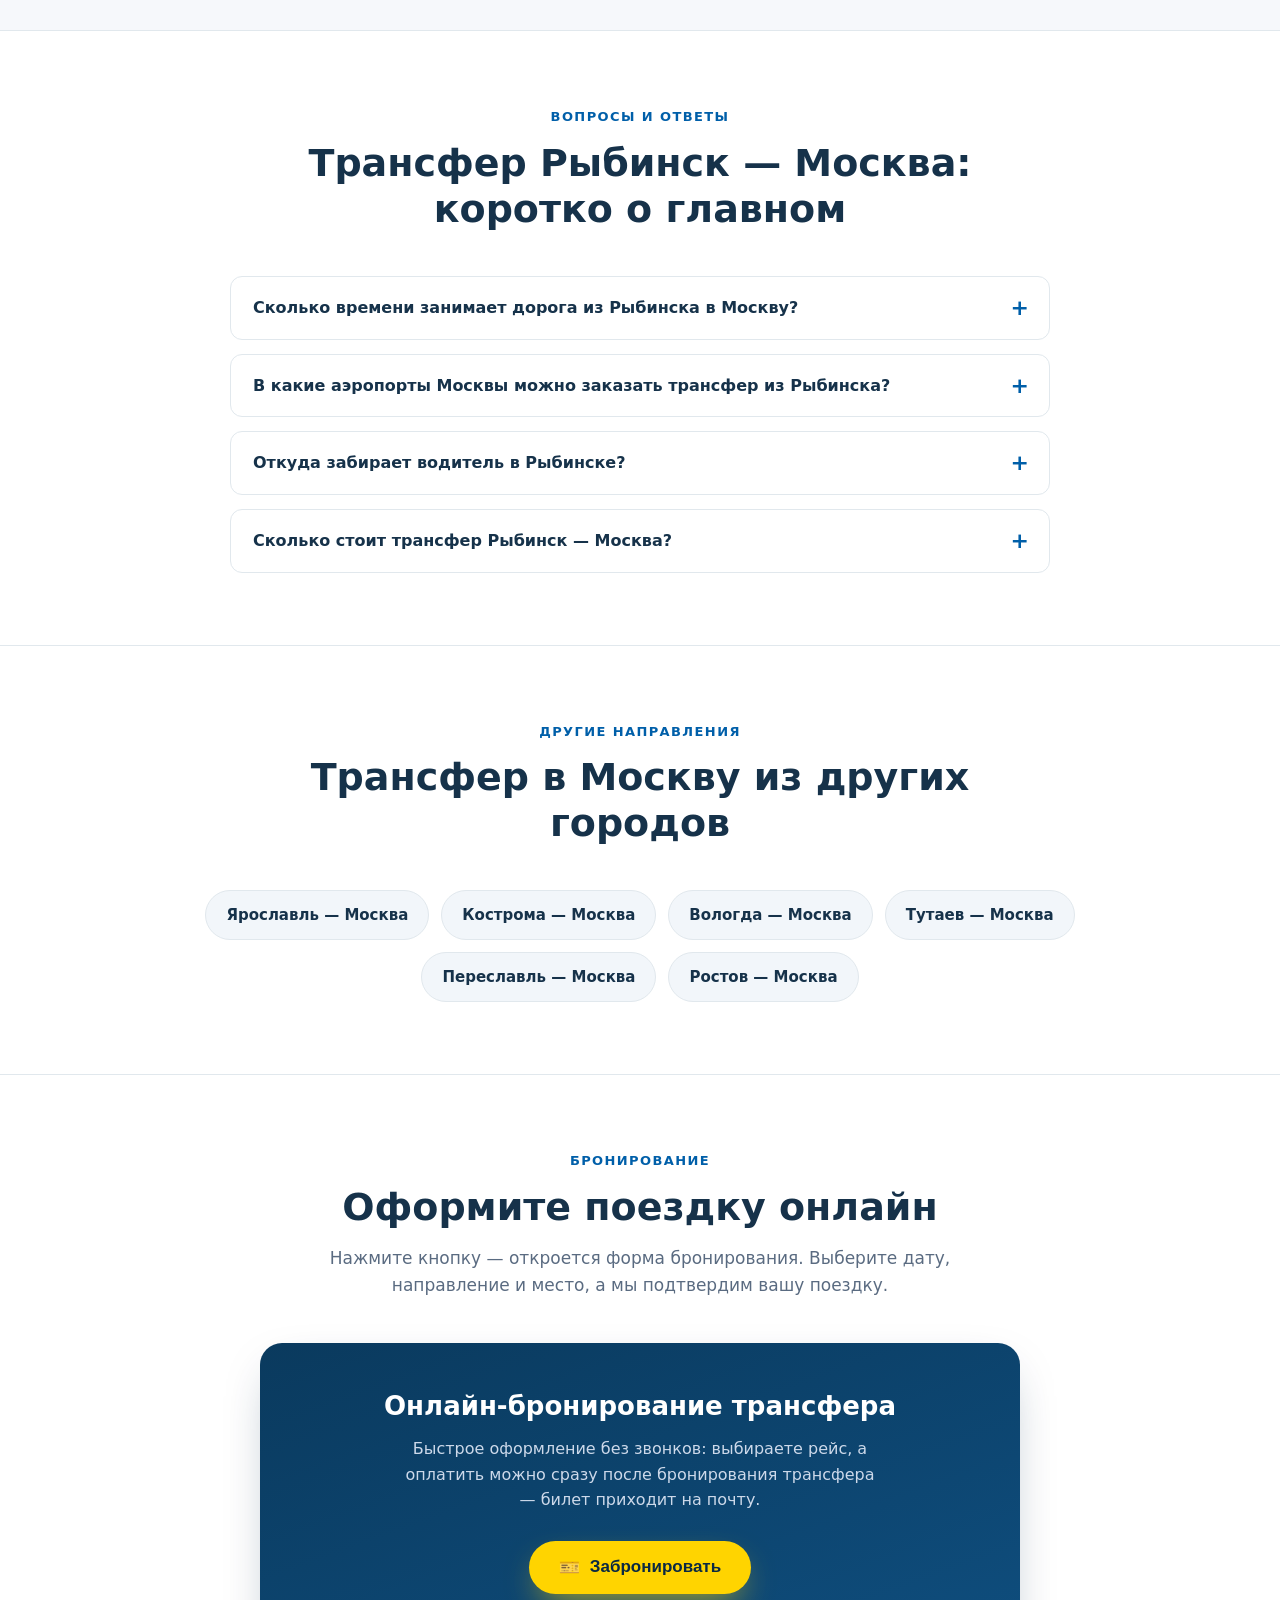
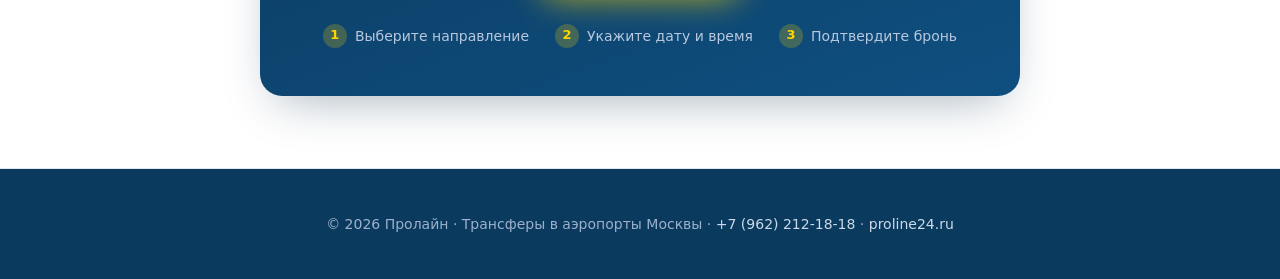
<file: transfer-rybinsk-moskva/index.html>
<!DOCTYPE html>
<html lang="ru">
<head>
  <meta charset="UTF-8">
  <meta name="viewport" content="width=device-width, initial-scale=1.0">

  <!-- Yandex.Metrika counter -->
  <script type="text/javascript">
      (function(m,e,t,r,i,k,a){
          m[i]=m[i]||function(){(m[i].a=m[i].a||[]).push(arguments)};
          m[i].l=1*new Date();
          for (var j = 0; j < document.scripts.length; j++) {if (document.scripts[j].src === r) { return; }}
          k=e.createElement(t),a=e.getElementsByTagName(t)[0],k.async=1,k.src=r,a.parentNode.insertBefore(k,a)
      })(window, document,'script','https://mc.yandex.ru/metrika/tag.js?id=110446775', 'ym');

      ym(110446775, 'init', {ssr:true, webvisor:true, clickmap:true, ecommerce:"dataLayer", referrer: document.referrer, url: location.href, accurateTrackBounce:true, trackLinks:true});
  </script>
  <noscript><div><img src="https://mc.yandex.ru/watch/110446775" style="position:absolute; left:-9999px;" alt="" /></div></noscript>
  <!-- /Yandex.Metrika counter -->

  <title>Трансфер Рыбинск — Москва от 12 000 ₽ — Пролайн</title>
  <meta name="description" content="Трансфер из Рыбинска в Москву и московские аэропорты Шереметьево, Домодедово, Внуково, Жуковский. Забираем от дома и едем без пересадок, прямо к терминалу.">
  <meta name="keywords" content="трансфер рыбинск москва, трансфер из рыбинска в москву, трансфер рыбинск москва цена, трансфер рыбинск москва стоимость, заказать трансфер рыбинск москва, заказать трансфер из рыбинска, индивидуальный трансфер рыбинск москва, трансфер рыбинск аэропорт, трансфер рыбинск в аэропорт москвы, трансфер рыбинск шереметьево, трансфер рыбинск домодедово, трансфер рыбинск внуково, трансфер рыбинск жуковский, такси рыбинск москва, такси рыбинск аэропорт, трансфер рыбинск москва от дома, трансфер из рыбинска в аэропорт, сколько стоит трансфер рыбинск москва, трансфер до москвы из рыбинска, трансфер москва рыбинск, трансфер из москвы в рыбинск, трансфер рыбинск москва цена и расписание, трансфер рыбинск москва недорого, трансфер из рыбинска в аэропорт москвы, Пролайн">
  <meta name="author" content="Пролайн">
  <meta name="robots" content="index, follow">
  <meta name="theme-color" content="#0a3a5e">
  <meta name="geo.region" content="RU-YAR">
  <meta name="geo.placename" content="Рыбинск">
  <meta name="geo.position" content="58.0446;38.8426">
  <meta name="ICBM" content="58.0446, 38.8426">
  <link rel="canonical" href="https://transfer76.online/transfer-rybinsk-moskva/">
  <link rel="icon" href="/favicon.ico" sizes="any">

  <!-- Open Graph -->
  <meta property="og:type" content="website">
  <meta property="og:locale" content="ru_RU">
  <meta property="og:site_name" content="Пролайн — трансферы в аэропорты Москвы">
  <meta property="og:title" content="Трансфер из Рыбинска в Москву — Пролайн">
  <meta property="og:description" content="Трансфер из Рыбинска в Москву и московские аэропорты Шереметьево, Домодедово, Внуково, Жуковский. Забираем от дома и едем без пересадок, прямо к терминалу.">
  <meta property="og:url" content="https://transfer76.online/transfer-rybinsk-moskva/">
  <meta property="og:image" content="https://transfer76.online/logo.png">
  <meta property="og:image:alt" content="Пролайн — трансферы в аэропорты Москвы">

  <!-- Twitter Card -->
  <meta name="twitter:card" content="summary">
  <meta name="twitter:title" content="Трансфер из Рыбинска в Москву — Пролайн">
  <meta name="twitter:description" content="Трансфер из Рыбинска в Москву и московские аэропорты Шереметьево, Домодедово, Внуково, Жуковский. Забираем от дома и едем без пересадок, прямо к терминалу.">
  <meta name="twitter:image" content="https://transfer76.online/logo.png">

  <link rel="stylesheet" href="/styles.css">

  <!-- Structured data: LocalBusiness + Service -->
  <script type="application/ld+json">
  {
    "@context": "https://schema.org",
    "@graph": [
      {
        "@type": "LocalBusiness",
        "@id": "https://transfer76.online/#business",
        "name": "Пролайн",
        "description": "Трансфер в Москву и аэропорты столицы из Ярославля, Костромы, Вологды, Рыбинска и других городов Центральной России.",
        "url": "https://transfer76.online/",
        "telephone": "+7 (962) 212-18-18",
        "image": "https://transfer76.online/logo.png",
        "priceRange": "от 5000 ₽",
        "areaServed": ["Рыбинск", "Москва"],
        "address": {
          "@type": "PostalAddress",
          "addressRegion": "Ярославская область",
          "addressCountry": "RU"
        }
      },
      {
        "@type": "Service",
        "serviceType": "Трансфер Рыбинск — Москва",
        "name": "Трансфер из Рыбинска в Москву",
        "url": "https://transfer76.online/transfer-rybinsk-moskva/",
        "provider": { "@id": "https://transfer76.online/#business" },
        "areaServed": ["Рыбинск", "Москва"],
        "description": "Трансфер из Рыбинска в Москву и столичные аэропорты. Автомобиль подаётся по указанному в Рыбинске адресу — едем без пересадок и ожиданий на вокзалах, прямо к терминалу или нужной точке в Москве.",
        "offers": [
        {"@type":"Offer","name":"Индивидуальный трансфер Рыбинск — Москва","priceCurrency":"RUB","price":"12000"}
        ]
      },
      {
        "@type": "BreadcrumbList",
        "itemListElement": [
          {"@type":"ListItem","position":1,"name":"Главная","item":"https://transfer76.online/"},
          {"@type":"ListItem","position":2,"name":"Трансфер из Рыбинска в Москву","item":"https://transfer76.online/transfer-rybinsk-moskva/"}
        ]
      },
      {
        "@type": "FAQPage",
        "mainEntity": [
      {"@type":"Question","name":"Сколько времени занимает дорога из Рыбинска в Москву?","acceptedAnswer":{"@type":"Answer","text":"Расстояние — около 355 км, в пути примерно 5 часов по трассе через Ярославль и М-8. Выезд планируем с запасом до вылета."}},
      {"@type":"Question","name":"В какие аэропорты Москвы можно заказать трансфер из Рыбинска?","acceptedAnswer":{"@type":"Answer","text":"Во все четыре аэропорта столицы: Шереметьево, Домодедово, Внуково и Жуковский, — а также по адресам в самой Москве."}},
      {"@type":"Question","name":"Откуда забирает водитель в Рыбинске?","acceptedAnswer":{"@type":"Answer","text":"Автомобиль подаётся по адресу, который вы указываете при бронировании, — «от дома» в любом районе города. Дополнительные адреса посадки возможны по запросу."}},
      {"@type":"Question","name":"Сколько стоит трансфер Рыбинск — Москва?","acceptedAnswer":{"@type":"Answer","text":"Индивидуальный трансфер из Рыбинска — от 12 000 ₽ (1–3 пассажира), 16 000 ₽ (4–7 пассажиров), бизнес-класс от 14 000 ₽. Точная стоимость зависит от числа пассажиров и класса автомобиля."}}
        ]
      }
    ]
  }
  </script>
</head>
<body>

  <header class="site-header">
    <div class="container">
      <a class="brand" href="/" aria-label="Пролайн — трансферы в аэропорты Москвы">
        <img class="logo" src="/logo.png" alt="Пролайн" width="136" height="42">
        <span class="tagline">Трансферы в аэропорты</span>
      </a>
      <button class="header-cta" data-open-booking>Забронировать</button>
    </div>
  </header>

  <!-- HERO -->
  <section class="hero hero-route">
    <div class="container">
      <nav class="breadcrumb" aria-label="Хлебные крошки">
        <a href="/">Главная</a> <span>/</span> <span>Трансфер Рыбинск — Москва</span>
      </nav>
      <div class="hero-inner">
        <div class="hero-copy">
          <h1>Трансфер из Рыбинска в Москву</h1>
          <p class="lead">Трансфер из Рыбинска в Москву и столичные аэропорты. Автомобиль подаётся по указанному в Рыбинске адресу — едем без пересадок и ожиданий на вокзалах, прямо к терминалу или нужной точке в Москве.</p>
          <div class="hero-actions">
            <button class="btn-primary" data-open-booking>
              <span>🎫</span> Забронировать
            </button>
          </div>
        </div>
        <div class="hero-media">
          <img src="/img/hero-car.png" alt="Трансфер из Рыбинска в Москву — комфортный автомобиль" width="1000" height="667" loading="eager">
        </div>
      </div>
      <div class="route-facts">
        <div class="fact"><b>около 355 км</b><span>расстояние до Москвы</span></div>
        <div class="fact"><b>примерно 5 часов</b><span>время в пути</span></div>
        <div class="fact"><b>«от дома»</b><span>подача по адресу</span></div>
        <div class="fact"><b>4 аэропорта</b><span>SVO · DME · VKO · ZIA</span></div>
      </div>
    </div>
  </section>

  <!-- ROUTE DETAILS -->
  <section class="section">
    <div class="container">
      <div class="route-grid">
        <article class="route-main">
          <h2>Как работает трансфер из Рыбинска в Москву</h2>
          <p>Рыбинск — второй по величине город Ярославской области, и трансфер отсюда в Москву особенно выручает: прямого удобного сообщения немного, а на автомобиле «от дома» вы едете без пересадок. Расстояние до Москвы — около 355 км, время в пути примерно 5 часов по трассе через Ярославль и далее по М-8.</p>
          <p>Забираем по адресу в любом районе Рыбинска — центр, Полиграф, Переборы, Копаево, Волжский, Северный, Заволжье, — а также в ближайших населённых пунктах Рыбинского района. Достаточно указать адрес при бронировании; по пути возможны дополнительные точки посадки для попутчиков или багажа.</p>
          <p>Едем во все аэропорты Москвы: Шереметьево, Домодедово, Внуково и Жуковский, — а также к вокзалам, гостиницам и любому адресу в столице. Время выезда рассчитываем так, чтобы прибыть за 2–4 часа до вылета с запасом на дорожную обстановку на трассе.</p>
          <p>Из Рыбинска мы возим индивидуальным трансфером — отдельный автомобиль только для вас, стандарт или бизнес-класс, детское кресло по запросу. При обратной поездке водитель встречает вас в аэропорту после прилёта и довозит до дома в Рыбинске.</p>
          <p>Цены указаны для поездки из Рыбинска в Москву и аэропорты столицы; итоговая сумма зависит от числа пассажиров и класса автомобиля. Заказать трансфер можно онлайн, оплатить — сразу после бронирования. Диспетчерская работает круглосуточно — по любым вопросам звоните по телефону +7 (962) 212-18-18.</p>
        </article>

        <aside class="route-side">
          <div class="price-card">
      <div class="price-label">Индивидуальный трансфер</div>
      <ul class="price-list">
        <li><span class="p-name">1–3 пассажира</span><span class="p-val">12 000 ₽</span></li>
        <li><span class="p-name">4–7 пассажиров</span><span class="p-val">16 000 ₽</span></li>
        <li><span class="p-name">8 и более</span><span class="p-val muted">под запрос</span></li>
        <li><span class="p-name">Бизнес-класс (класс D), 1–3 чел.</span><span class="p-val">14 000 ₽</span></li>
      </ul>
      <div class="price-note"><b>Доп. услуги:</b> детское кресло — 100 ₽; заезд в попутный населённый пункт — 1000 ₽; третий адрес при сборе пассажиров — 350 ₽.</div>
            <button class="btn-primary btn-block" data-open-booking>
              <span>🎫</span> Забронировать онлайн
            </button>
          </div>
        </aside>
      </div>
    </div>
  </section>

  <!-- FAQ -->
  <section id="faq" class="section">
    <div class="container">
      <div class="section-head">
        <span class="eyebrow">Вопросы и ответы</span>
        <h2>Трансфер Рыбинск — Москва: коротко о главном</h2>
      </div>
      <div class="faq">
        <details class="faq-item">
          <summary>Сколько времени занимает дорога из Рыбинска в Москву?</summary>
          <div class="faq-body">Расстояние — около 355 км, в пути примерно 5 часов по трассе через Ярославль и М-8. Выезд планируем с запасом до вылета.</div>
        </details>
        <details class="faq-item">
          <summary>В какие аэропорты Москвы можно заказать трансфер из Рыбинска?</summary>
          <div class="faq-body">Во все четыре аэропорта столицы: Шереметьево, Домодедово, Внуково и Жуковский, — а также по адресам в самой Москве.</div>
        </details>
        <details class="faq-item">
          <summary>Откуда забирает водитель в Рыбинске?</summary>
          <div class="faq-body">Автомобиль подаётся по адресу, который вы указываете при бронировании, — «от дома» в любом районе города. Дополнительные адреса посадки возможны по запросу.</div>
        </details>
        <details class="faq-item">
          <summary>Сколько стоит трансфер Рыбинск — Москва?</summary>
          <div class="faq-body">Индивидуальный трансфер из Рыбинска — от 12 000 ₽ (1–3 пассажира), 16 000 ₽ (4–7 пассажиров), бизнес-класс от 14 000 ₽. Точная стоимость зависит от числа пассажиров и класса автомобиля.</div>
        </details>
      </div>
    </div>
  </section>

  <!-- OTHER ROUTES -->
  <section class="section routes-section">
    <div class="container">
      <div class="section-head">
        <span class="eyebrow">Другие направления</span>
        <h2>Трансфер в Москву из других городов</h2>
      </div>
      <div class="routes-chips">
        <a class="route-chip" href="/transfer-yaroslavl-moskva/">Ярославль — Москва</a>
        <a class="route-chip" href="/transfer-kostroma-moskva/">Кострома — Москва</a>
        <a class="route-chip" href="/transfer-vologda-moskva/">Вологда — Москва</a>
        <a class="route-chip" href="/transfer-tutaev-moskva/">Тутаев — Москва</a>
        <a class="route-chip" href="/transfer-pereslavl-moskva/">Переславль — Москва</a>
        <a class="route-chip" href="/transfer-rostov-moskva/">Ростов — Москва</a>
      </div>
    </div>
  </section>

  <!-- BOOKING -->
  <section id="booking" class="section">
    <div class="section-head">
      <span class="eyebrow">Бронирование</span>
      <h2>Оформите поездку онлайн</h2>
      <p>Нажмите кнопку — откроется форма бронирования. Выберите дату, направление и место, а мы подтвердим вашу поездку.</p>
    </div>
    <div class="booking-card">
      <h3>Онлайн-бронирование трансфера</h3>
      <p>Быстрое оформление без звонков: выбираете рейс, а оплатить можно сразу после бронирования трансфера — билет приходит на почту.</p>
      <button class="btn-primary" data-open-booking>
        <span>🎫</span> Забронировать
      </button>
      <div class="booking-steps">
        <div class="step"><span class="num">1</span> Выберите направление</div>
        <div class="step"><span class="num">2</span> Укажите дату и время</div>
        <div class="step"><span class="num">3</span> Подтвердите бронь</div>
      </div>
    </div>
  </section>

  <footer class="site-footer">
    <div class="container">
      <p>© 2026 Пролайн · Трансферы в аэропорты Москвы · <a href="tel:+79622121818">+7 (962) 212-18-18</a> · <a href="https://proline24.ru/" target="_blank" rel="noopener">proline24.ru</a></p>
    </div>
  </footer>

  <!-- BOOKING MODAL -->
  <div class="modal" id="bookingModal" role="dialog" aria-modal="true" aria-label="Онлайн-бронирование">
    <div class="modal-inner">
      <div class="modal-bar">
        <strong>Онлайн-бронирование</strong>
        <div class="actions">
          <a class="newtab" href="https://transfer.yarobltour.ru/bron/bron_modern.php" target="_blank" rel="noopener">Открыть в новой вкладке ↗</a>
          <button class="modal-close" id="modalClose" aria-label="Закрыть">×</button>
        </div>
      </div>
      <div class="frame-wrap" id="frameWrap">
        <iframe id="bookingFrame" title="Форма бронирования трансфера" loading="lazy" src="about:blank"></iframe>
      </div>
    </div>
  </div>

  <script src="/script.js"></script>

</body>
</html>
</file>
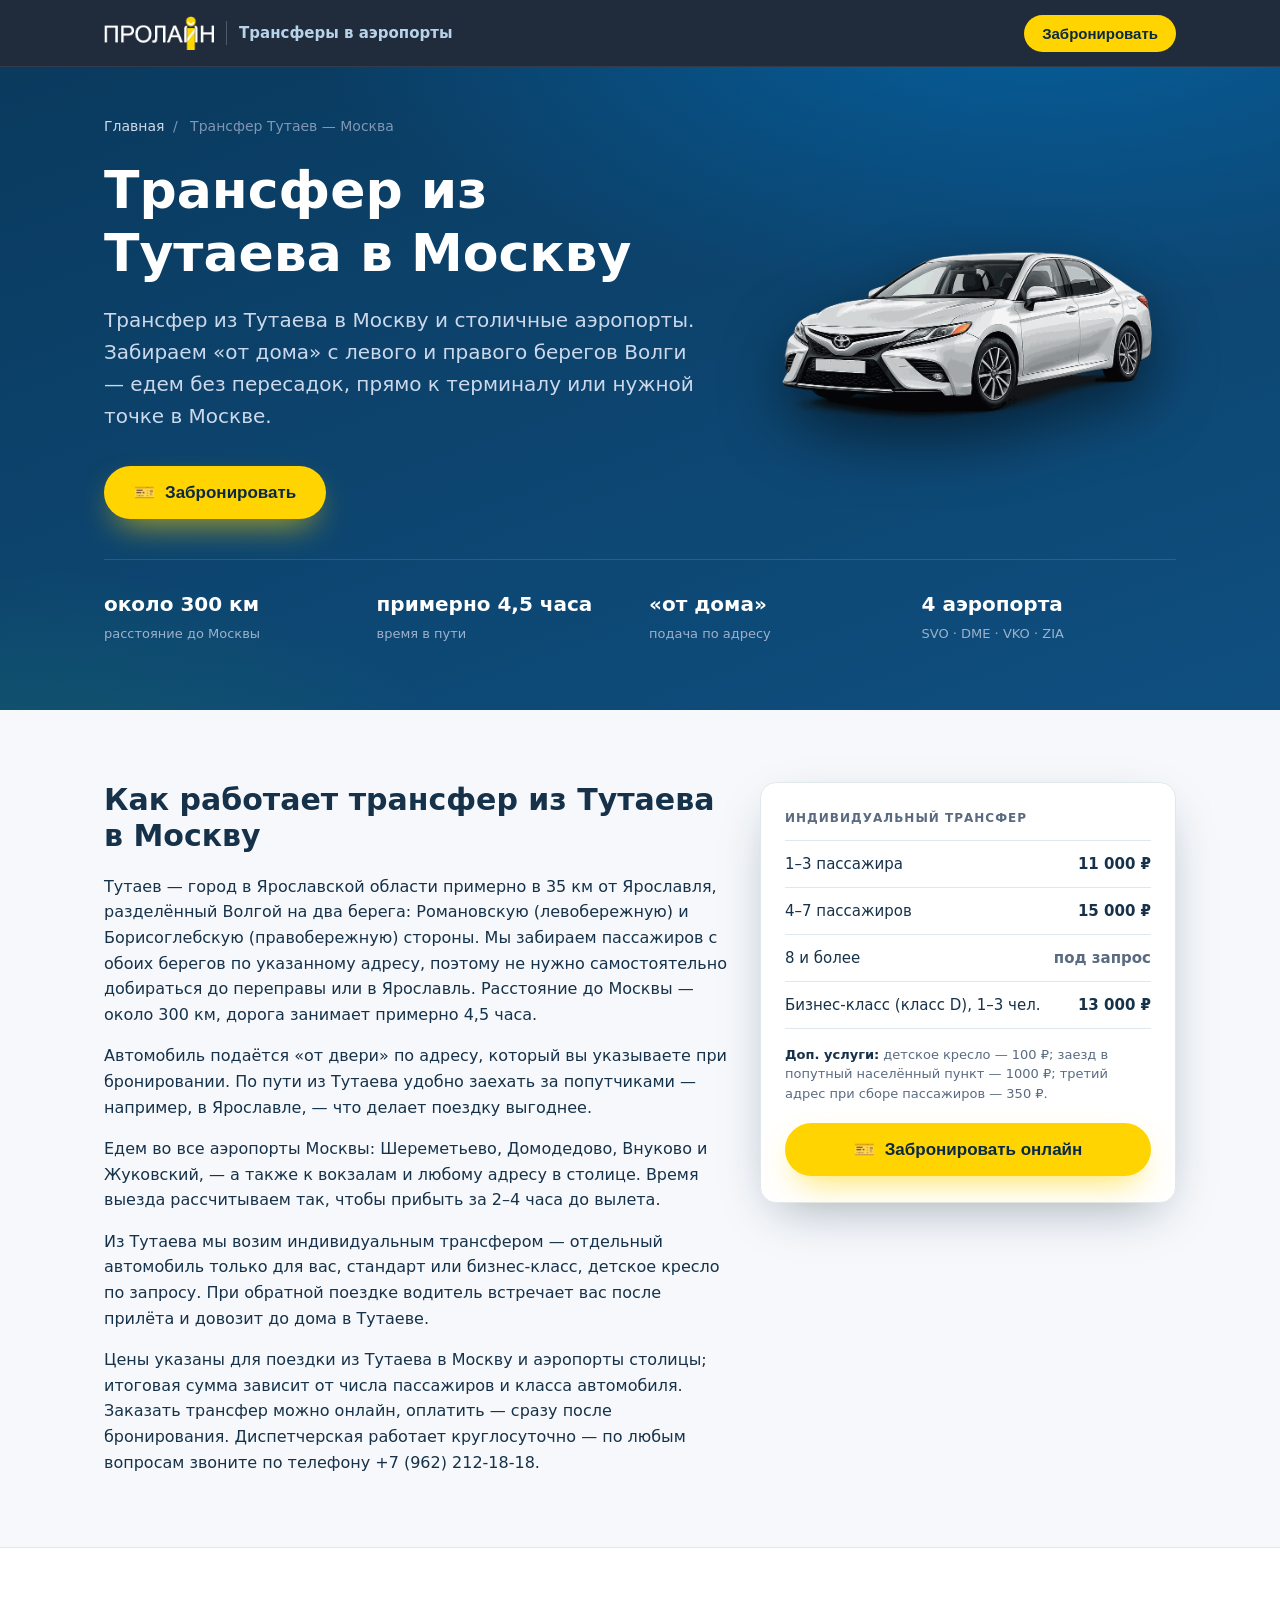
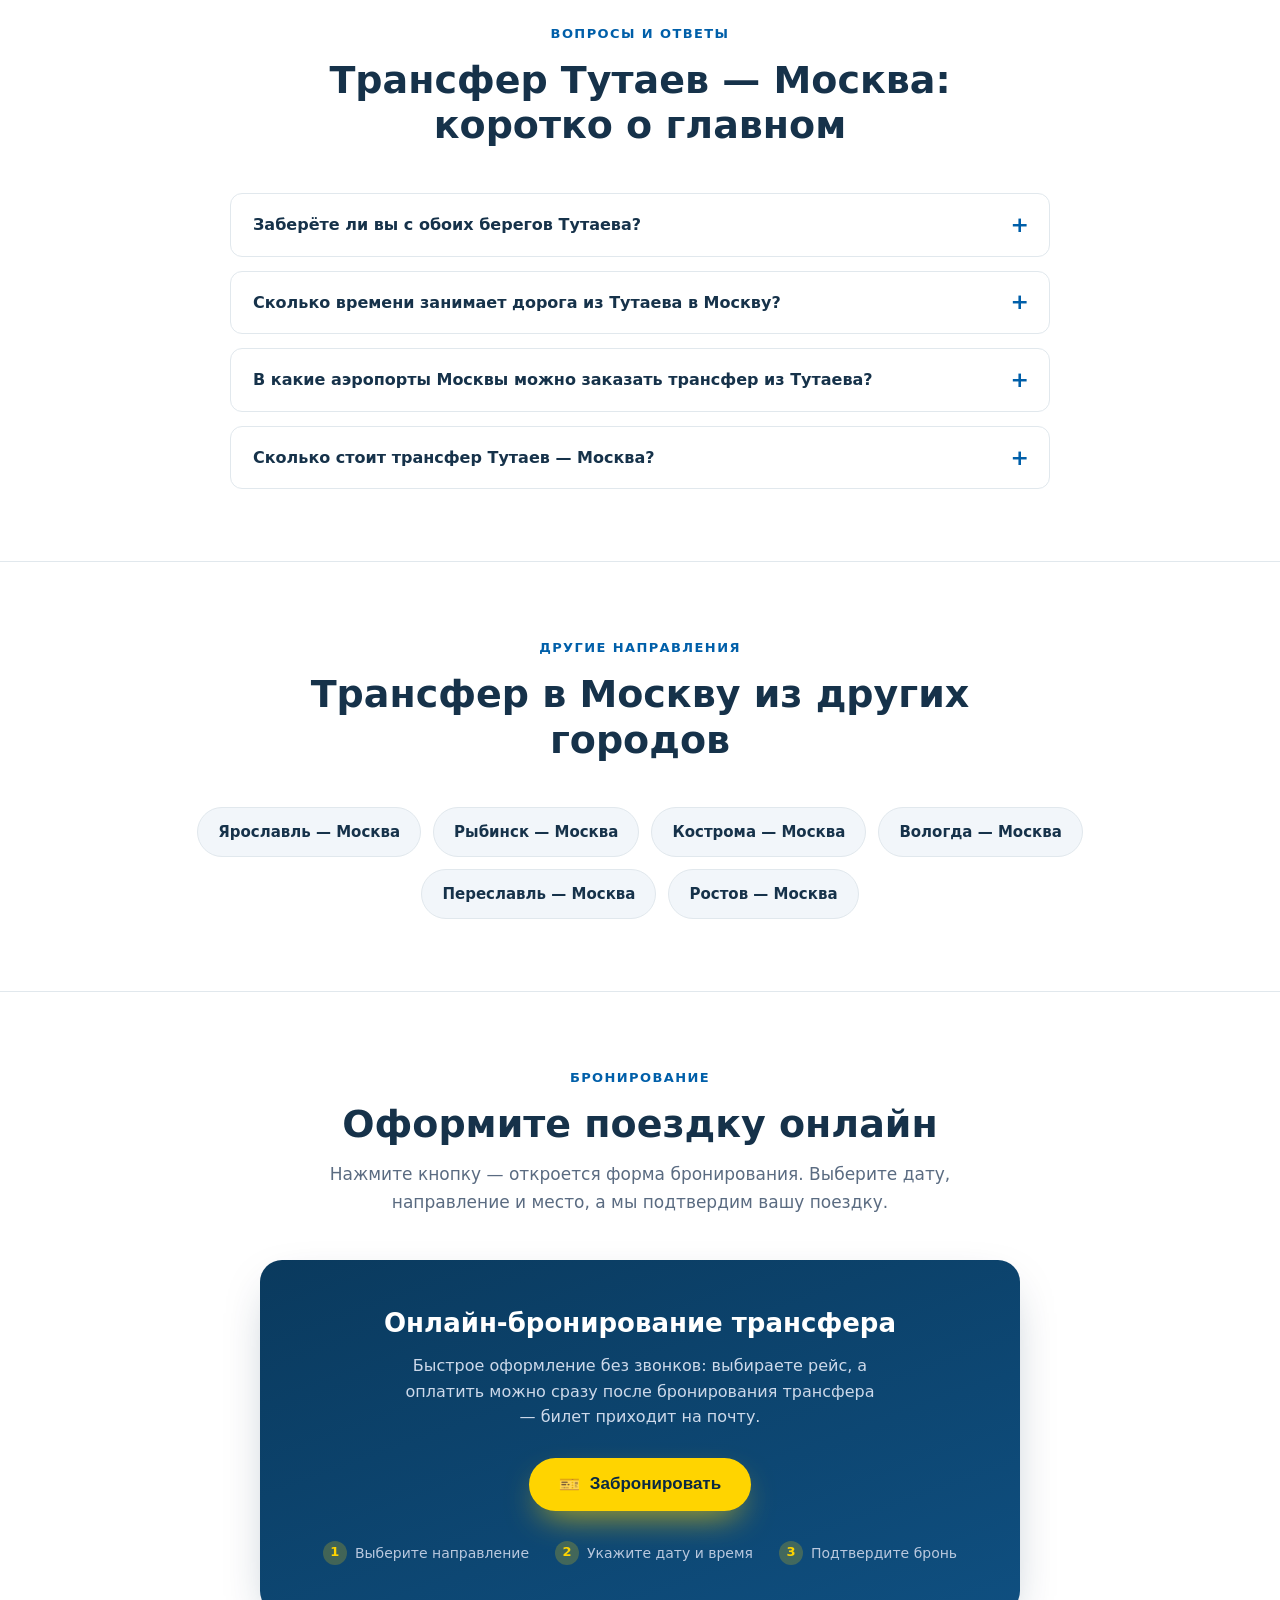
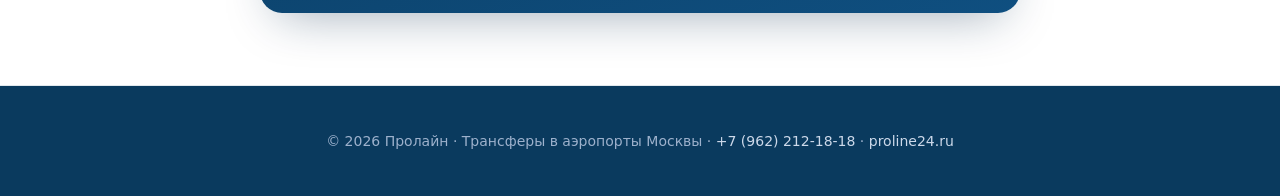
<file: transfer-tutaev-moskva/index.html>
<!DOCTYPE html>
<html lang="ru">
<head>
  <meta charset="UTF-8">
  <meta name="viewport" content="width=device-width, initial-scale=1.0">

  <!-- Yandex.Metrika counter -->
  <script type="text/javascript">
      (function(m,e,t,r,i,k,a){
          m[i]=m[i]||function(){(m[i].a=m[i].a||[]).push(arguments)};
          m[i].l=1*new Date();
          for (var j = 0; j < document.scripts.length; j++) {if (document.scripts[j].src === r) { return; }}
          k=e.createElement(t),a=e.getElementsByTagName(t)[0],k.async=1,k.src=r,a.parentNode.insertBefore(k,a)
      })(window, document,'script','https://mc.yandex.ru/metrika/tag.js?id=110446775', 'ym');

      ym(110446775, 'init', {ssr:true, webvisor:true, clickmap:true, ecommerce:"dataLayer", referrer: document.referrer, url: location.href, accurateTrackBounce:true, trackLinks:true});
  </script>
  <noscript><div><img src="https://mc.yandex.ru/watch/110446775" style="position:absolute; left:-9999px;" alt="" /></div></noscript>
  <!-- /Yandex.Metrika counter -->

  <title>Трансфер Тутаев — Москва от 11 000 ₽ — Пролайн</title>
  <meta name="description" content="Трансфер из Тутаева в Москву и московские аэропорты Шереметьево, Домодедово, Внуково, Жуковский. Забираем от дома с обоих берегов Волги, без пересадок.">
  <meta name="keywords" content="трансфер тутаев москва, трансфер из тутаева в москву, трансфер тутаев москва цена, трансфер тутаев москва стоимость, заказать трансфер тутаев москва, заказать трансфер из тутаева, индивидуальный трансфер тутаев москва, трансфер тутаев аэропорт, трансфер тутаев в аэропорт москвы, трансфер тутаев шереметьево, трансфер тутаев домодедово, трансфер тутаев внуково, трансфер тутаев жуковский, такси тутаев москва, такси тутаев аэропорт, трансфер тутаев москва от дома, трансфер из тутаева в аэропорт, сколько стоит трансфер тутаев москва, трансфер до москвы из тутаева, трансфер москва тутаев, трансфер из москвы в тутаев, трансфер романов борисоглебск москва, трансфер из тутаева в аэропорт москвы, Пролайн">
  <meta name="author" content="Пролайн">
  <meta name="robots" content="index, follow">
  <meta name="theme-color" content="#0a3a5e">
  <meta name="geo.region" content="RU-YAR">
  <meta name="geo.placename" content="Тутаев">
  <meta name="geo.position" content="57.8677;39.5406">
  <meta name="ICBM" content="57.8677, 39.5406">
  <link rel="canonical" href="https://transfer76.online/transfer-tutaev-moskva/">
  <link rel="icon" href="/favicon.ico" sizes="any">

  <!-- Open Graph -->
  <meta property="og:type" content="website">
  <meta property="og:locale" content="ru_RU">
  <meta property="og:site_name" content="Пролайн — трансферы в аэропорты Москвы">
  <meta property="og:title" content="Трансфер из Тутаева в Москву — Пролайн">
  <meta property="og:description" content="Трансфер из Тутаева в Москву и московские аэропорты Шереметьево, Домодедово, Внуково, Жуковский. Забираем от дома с обоих берегов Волги, без пересадок.">
  <meta property="og:url" content="https://transfer76.online/transfer-tutaev-moskva/">
  <meta property="og:image" content="https://transfer76.online/logo.png">
  <meta property="og:image:alt" content="Пролайн — трансферы в аэропорты Москвы">

  <!-- Twitter Card -->
  <meta name="twitter:card" content="summary">
  <meta name="twitter:title" content="Трансфер из Тутаева в Москву — Пролайн">
  <meta name="twitter:description" content="Трансфер из Тутаева в Москву и московские аэропорты Шереметьево, Домодедово, Внуково, Жуковский. Забираем от дома с обоих берегов Волги, без пересадок.">
  <meta name="twitter:image" content="https://transfer76.online/logo.png">

  <link rel="stylesheet" href="/styles.css">

  <!-- Structured data: LocalBusiness + Service -->
  <script type="application/ld+json">
  {
    "@context": "https://schema.org",
    "@graph": [
      {
        "@type": "LocalBusiness",
        "@id": "https://transfer76.online/#business",
        "name": "Пролайн",
        "description": "Трансфер в Москву и аэропорты столицы из Ярославля, Костромы, Вологды, Рыбинска и других городов Центральной России.",
        "url": "https://transfer76.online/",
        "telephone": "+7 (962) 212-18-18",
        "image": "https://transfer76.online/logo.png",
        "priceRange": "от 5000 ₽",
        "areaServed": ["Тутаев", "Москва"],
        "address": {
          "@type": "PostalAddress",
          "addressRegion": "Ярославская область",
          "addressCountry": "RU"
        }
      },
      {
        "@type": "Service",
        "serviceType": "Трансфер Тутаев — Москва",
        "name": "Трансфер из Тутаева в Москву",
        "url": "https://transfer76.online/transfer-tutaev-moskva/",
        "provider": { "@id": "https://transfer76.online/#business" },
        "areaServed": ["Тутаев", "Москва"],
        "description": "Трансфер из Тутаева в Москву и столичные аэропорты. Забираем «от дома» с левого и правого берегов Волги — едем без пересадок, прямо к терминалу или нужной точке в Москве.",
        "offers": [
        {"@type":"Offer","name":"Индивидуальный трансфер Тутаев — Москва","priceCurrency":"RUB","price":"11000"}
        ]
      },
      {
        "@type": "BreadcrumbList",
        "itemListElement": [
          {"@type":"ListItem","position":1,"name":"Главная","item":"https://transfer76.online/"},
          {"@type":"ListItem","position":2,"name":"Трансфер из Тутаева в Москву","item":"https://transfer76.online/transfer-tutaev-moskva/"}
        ]
      },
      {
        "@type": "FAQPage",
        "mainEntity": [
      {"@type":"Question","name":"Заберёте ли вы с обоих берегов Тутаева?","acceptedAnswer":{"@type":"Answer","text":"Да, мы подаём автомобиль по указанному адресу и на левом (Романовском), и на правом (Борисоглебском) берегу. Добираться до переправы или в Ярославль самостоятельно не нужно."}},
      {"@type":"Question","name":"Сколько времени занимает дорога из Тутаева в Москву?","acceptedAnswer":{"@type":"Answer","text":"Расстояние — около 300 км, в пути примерно 4,5 часа. Выезд планируем с запасом до вылета."}},
      {"@type":"Question","name":"В какие аэропорты Москвы можно заказать трансфер из Тутаева?","acceptedAnswer":{"@type":"Answer","text":"Во все четыре аэропорта столицы: Шереметьево, Домодедово, Внуково и Жуковский, — а также по адресам в самой Москве."}},
      {"@type":"Question","name":"Сколько стоит трансфер Тутаев — Москва?","acceptedAnswer":{"@type":"Answer","text":"Индивидуальный трансфер из Тутаева — от 11 000 ₽ (1–3 пассажира), 15 000 ₽ (4–7 пассажиров), бизнес-класс от 13 000 ₽. Точная стоимость зависит от числа пассажиров и класса автомобиля."}}
        ]
      }
    ]
  }
  </script>
</head>
<body>

  <header class="site-header">
    <div class="container">
      <a class="brand" href="/" aria-label="Пролайн — трансферы в аэропорты Москвы">
        <img class="logo" src="/logo.png" alt="Пролайн" width="136" height="42">
        <span class="tagline">Трансферы в аэропорты</span>
      </a>
      <button class="header-cta" data-open-booking>Забронировать</button>
    </div>
  </header>

  <!-- HERO -->
  <section class="hero hero-route">
    <div class="container">
      <nav class="breadcrumb" aria-label="Хлебные крошки">
        <a href="/">Главная</a> <span>/</span> <span>Трансфер Тутаев — Москва</span>
      </nav>
      <div class="hero-inner">
        <div class="hero-copy">
          <h1>Трансфер из Тутаева в Москву</h1>
          <p class="lead">Трансфер из Тутаева в Москву и столичные аэропорты. Забираем «от дома» с левого и правого берегов Волги — едем без пересадок, прямо к терминалу или нужной точке в Москве.</p>
          <div class="hero-actions">
            <button class="btn-primary" data-open-booking>
              <span>🎫</span> Забронировать
            </button>
          </div>
        </div>
        <div class="hero-media">
          <img src="/img/hero-car.png" alt="Трансфер из Тутаева в Москву — комфортный автомобиль" width="1000" height="667" loading="eager">
        </div>
      </div>
      <div class="route-facts">
        <div class="fact"><b>около 300 км</b><span>расстояние до Москвы</span></div>
        <div class="fact"><b>примерно 4,5 часа</b><span>время в пути</span></div>
        <div class="fact"><b>«от дома»</b><span>подача по адресу</span></div>
        <div class="fact"><b>4 аэропорта</b><span>SVO · DME · VKO · ZIA</span></div>
      </div>
    </div>
  </section>

  <!-- ROUTE DETAILS -->
  <section class="section">
    <div class="container">
      <div class="route-grid">
        <article class="route-main">
          <h2>Как работает трансфер из Тутаева в Москву</h2>
          <p>Тутаев — город в Ярославской области примерно в 35 км от Ярославля, разделённый Волгой на два берега: Романовскую (левобережную) и Борисоглебскую (правобережную) стороны. Мы забираем пассажиров с обоих берегов по указанному адресу, поэтому не нужно самостоятельно добираться до переправы или в Ярославль. Расстояние до Москвы — около 300 км, дорога занимает примерно 4,5 часа.</p>
          <p>Автомобиль подаётся «от двери» по адресу, который вы указываете при бронировании. По пути из Тутаева удобно заехать за попутчиками — например, в Ярославле, — что делает поездку выгоднее.</p>
          <p>Едем во все аэропорты Москвы: Шереметьево, Домодедово, Внуково и Жуковский, — а также к вокзалам и любому адресу в столице. Время выезда рассчитываем так, чтобы прибыть за 2–4 часа до вылета.</p>
          <p>Из Тутаева мы возим индивидуальным трансфером — отдельный автомобиль только для вас, стандарт или бизнес-класс, детское кресло по запросу. При обратной поездке водитель встречает вас после прилёта и довозит до дома в Тутаеве.</p>
          <p>Цены указаны для поездки из Тутаева в Москву и аэропорты столицы; итоговая сумма зависит от числа пассажиров и класса автомобиля. Заказать трансфер можно онлайн, оплатить — сразу после бронирования. Диспетчерская работает круглосуточно — по любым вопросам звоните по телефону +7 (962) 212-18-18.</p>
        </article>

        <aside class="route-side">
          <div class="price-card">
      <div class="price-label">Индивидуальный трансфер</div>
      <ul class="price-list">
        <li><span class="p-name">1–3 пассажира</span><span class="p-val">11 000 ₽</span></li>
        <li><span class="p-name">4–7 пассажиров</span><span class="p-val">15 000 ₽</span></li>
        <li><span class="p-name">8 и более</span><span class="p-val muted">под запрос</span></li>
        <li><span class="p-name">Бизнес-класс (класс D), 1–3 чел.</span><span class="p-val">13 000 ₽</span></li>
      </ul>
      <div class="price-note"><b>Доп. услуги:</b> детское кресло — 100 ₽; заезд в попутный населённый пункт — 1000 ₽; третий адрес при сборе пассажиров — 350 ₽.</div>
            <button class="btn-primary btn-block" data-open-booking>
              <span>🎫</span> Забронировать онлайн
            </button>
          </div>
        </aside>
      </div>
    </div>
  </section>

  <!-- FAQ -->
  <section id="faq" class="section">
    <div class="container">
      <div class="section-head">
        <span class="eyebrow">Вопросы и ответы</span>
        <h2>Трансфер Тутаев — Москва: коротко о главном</h2>
      </div>
      <div class="faq">
        <details class="faq-item">
          <summary>Заберёте ли вы с обоих берегов Тутаева?</summary>
          <div class="faq-body">Да, мы подаём автомобиль по указанному адресу и на левом (Романовском), и на правом (Борисоглебском) берегу. Добираться до переправы или в Ярославль самостоятельно не нужно.</div>
        </details>
        <details class="faq-item">
          <summary>Сколько времени занимает дорога из Тутаева в Москву?</summary>
          <div class="faq-body">Расстояние — около 300 км, в пути примерно 4,5 часа. Выезд планируем с запасом до вылета.</div>
        </details>
        <details class="faq-item">
          <summary>В какие аэропорты Москвы можно заказать трансфер из Тутаева?</summary>
          <div class="faq-body">Во все четыре аэропорта столицы: Шереметьево, Домодедово, Внуково и Жуковский, — а также по адресам в самой Москве.</div>
        </details>
        <details class="faq-item">
          <summary>Сколько стоит трансфер Тутаев — Москва?</summary>
          <div class="faq-body">Индивидуальный трансфер из Тутаева — от 11 000 ₽ (1–3 пассажира), 15 000 ₽ (4–7 пассажиров), бизнес-класс от 13 000 ₽. Точная стоимость зависит от числа пассажиров и класса автомобиля.</div>
        </details>
      </div>
    </div>
  </section>

  <!-- OTHER ROUTES -->
  <section class="section routes-section">
    <div class="container">
      <div class="section-head">
        <span class="eyebrow">Другие направления</span>
        <h2>Трансфер в Москву из других городов</h2>
      </div>
      <div class="routes-chips">
        <a class="route-chip" href="/transfer-yaroslavl-moskva/">Ярославль — Москва</a>
        <a class="route-chip" href="/transfer-rybinsk-moskva/">Рыбинск — Москва</a>
        <a class="route-chip" href="/transfer-kostroma-moskva/">Кострома — Москва</a>
        <a class="route-chip" href="/transfer-vologda-moskva/">Вологда — Москва</a>
        <a class="route-chip" href="/transfer-pereslavl-moskva/">Переславль — Москва</a>
        <a class="route-chip" href="/transfer-rostov-moskva/">Ростов — Москва</a>
      </div>
    </div>
  </section>

  <!-- BOOKING -->
  <section id="booking" class="section">
    <div class="section-head">
      <span class="eyebrow">Бронирование</span>
      <h2>Оформите поездку онлайн</h2>
      <p>Нажмите кнопку — откроется форма бронирования. Выберите дату, направление и место, а мы подтвердим вашу поездку.</p>
    </div>
    <div class="booking-card">
      <h3>Онлайн-бронирование трансфера</h3>
      <p>Быстрое оформление без звонков: выбираете рейс, а оплатить можно сразу после бронирования трансфера — билет приходит на почту.</p>
      <button class="btn-primary" data-open-booking>
        <span>🎫</span> Забронировать
      </button>
      <div class="booking-steps">
        <div class="step"><span class="num">1</span> Выберите направление</div>
        <div class="step"><span class="num">2</span> Укажите дату и время</div>
        <div class="step"><span class="num">3</span> Подтвердите бронь</div>
      </div>
    </div>
  </section>

  <footer class="site-footer">
    <div class="container">
      <p>© 2026 Пролайн · Трансферы в аэропорты Москвы · <a href="tel:+79622121818">+7 (962) 212-18-18</a> · <a href="https://proline24.ru/" target="_blank" rel="noopener">proline24.ru</a></p>
    </div>
  </footer>

  <!-- BOOKING MODAL -->
  <div class="modal" id="bookingModal" role="dialog" aria-modal="true" aria-label="Онлайн-бронирование">
    <div class="modal-inner">
      <div class="modal-bar">
        <strong>Онлайн-бронирование</strong>
        <div class="actions">
          <a class="newtab" href="https://transfer.yarobltour.ru/bron/bron_modern.php" target="_blank" rel="noopener">Открыть в новой вкладке ↗</a>
          <button class="modal-close" id="modalClose" aria-label="Закрыть">×</button>
        </div>
      </div>
      <div class="frame-wrap" id="frameWrap">
        <iframe id="bookingFrame" title="Форма бронирования трансфера" loading="lazy" src="about:blank"></iframe>
      </div>
    </div>
  </div>

  <script src="/script.js"></script>

</body>
</html>
</file>
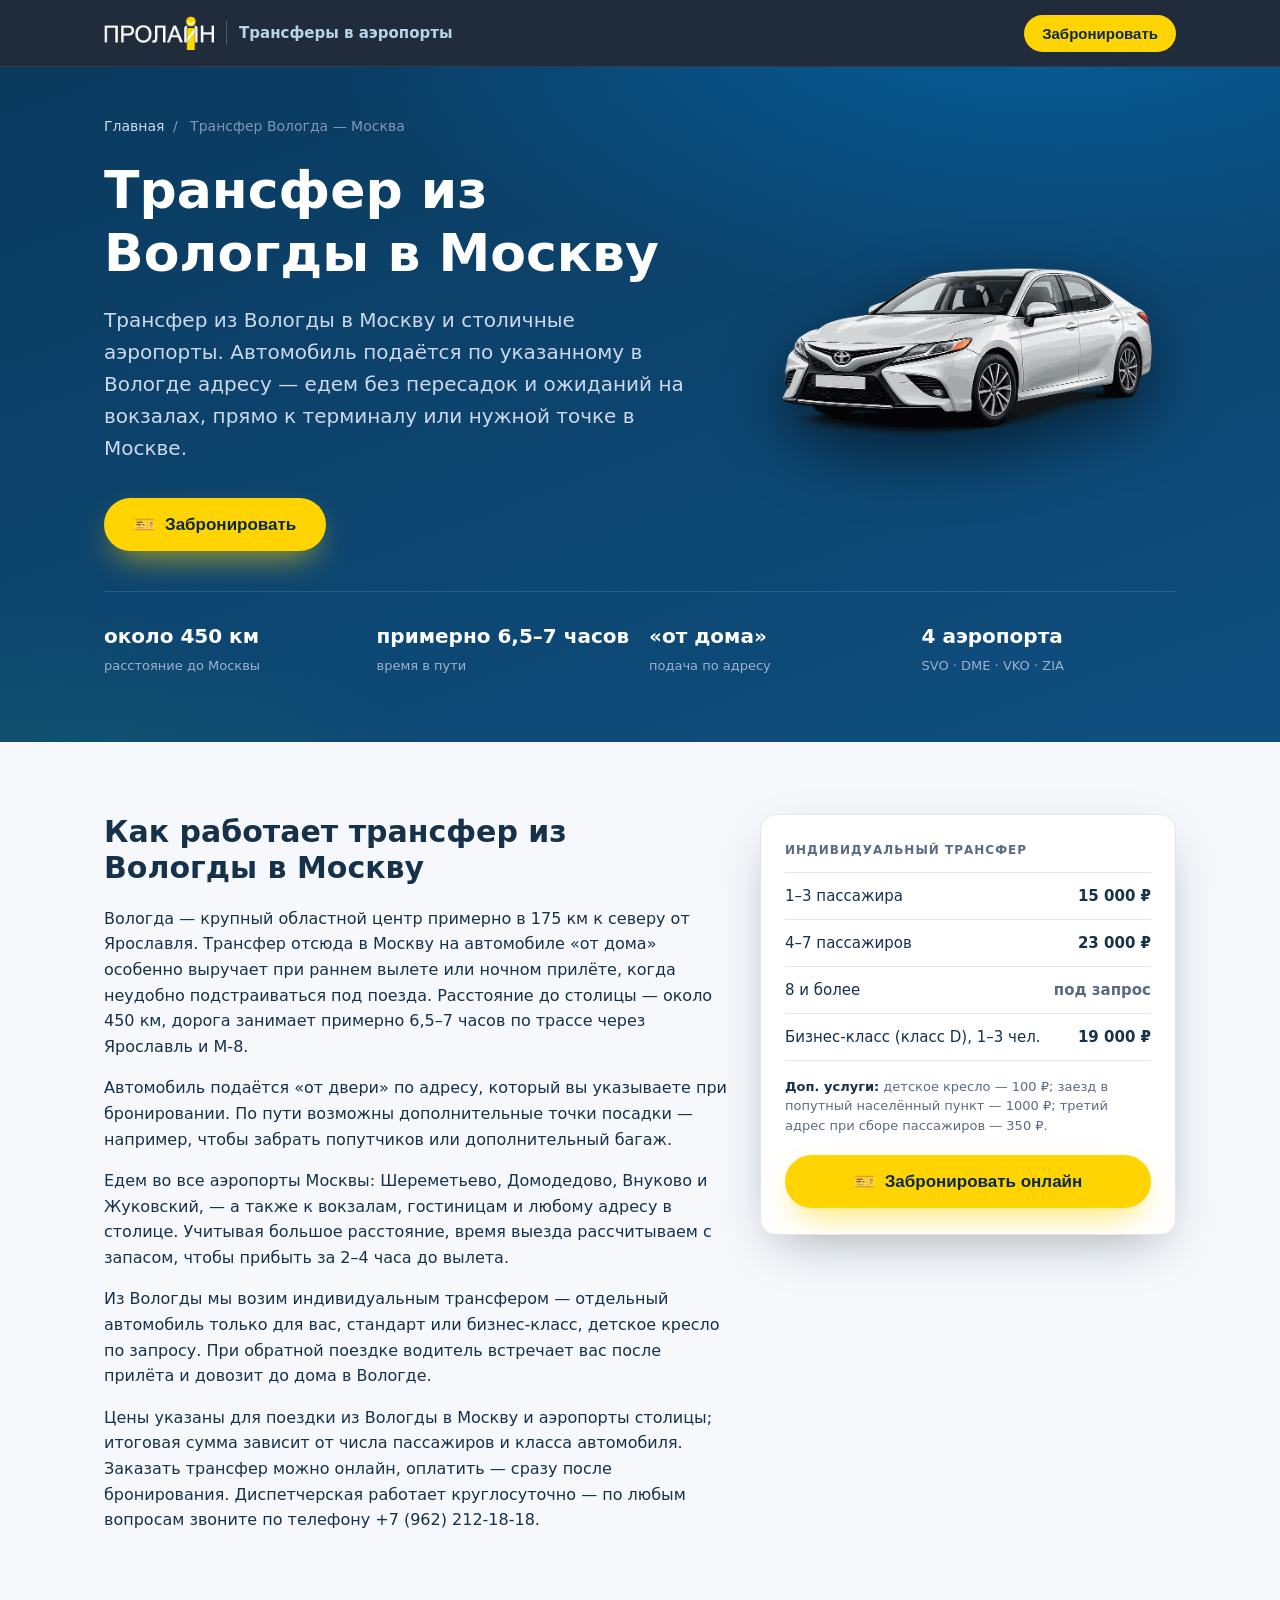
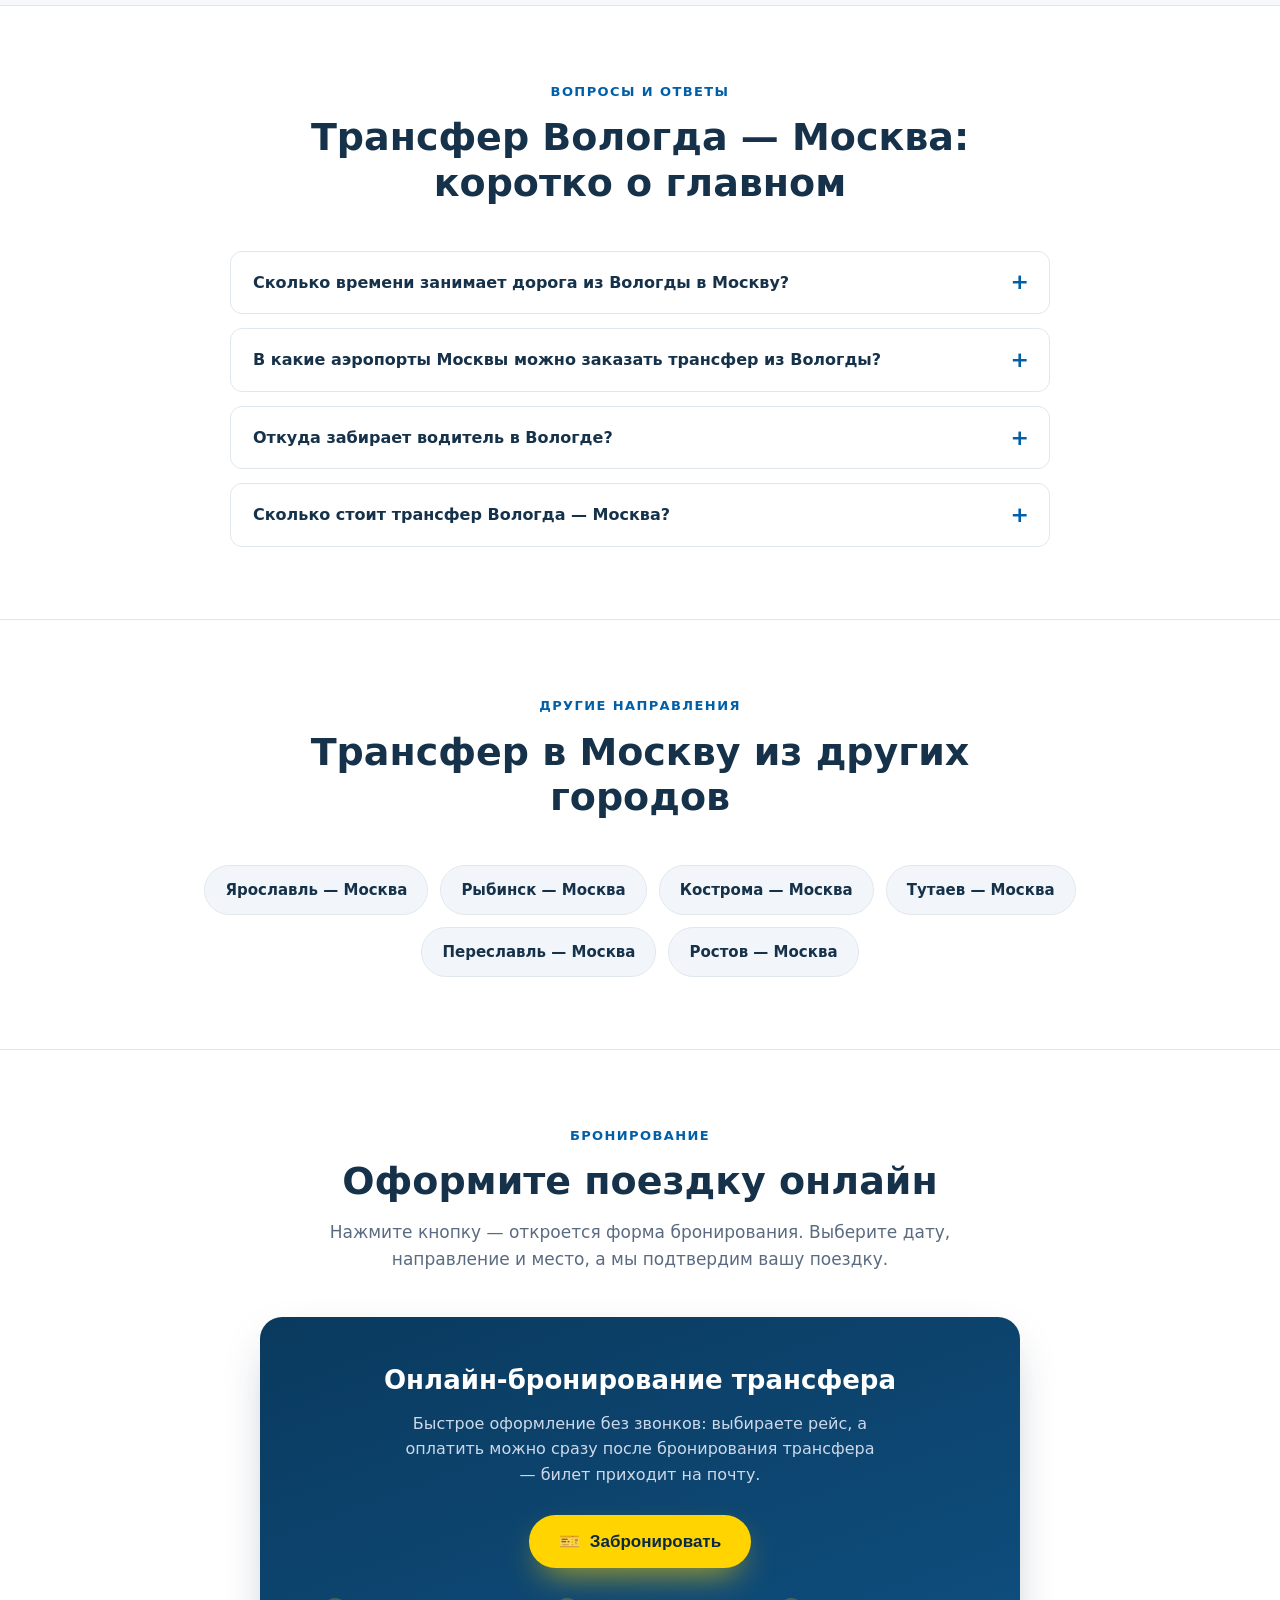
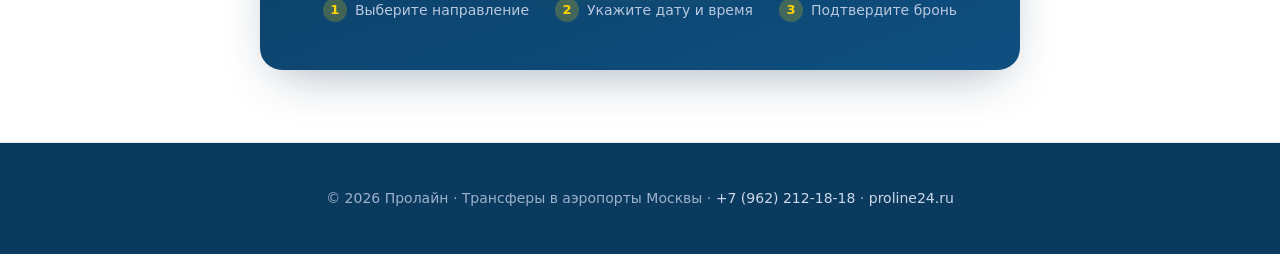
<file: transfer-vologda-moskva/index.html>
<!DOCTYPE html>
<html lang="ru">
<head>
  <meta charset="UTF-8">
  <meta name="viewport" content="width=device-width, initial-scale=1.0">

  <!-- Yandex.Metrika counter -->
  <script type="text/javascript">
      (function(m,e,t,r,i,k,a){
          m[i]=m[i]||function(){(m[i].a=m[i].a||[]).push(arguments)};
          m[i].l=1*new Date();
          for (var j = 0; j < document.scripts.length; j++) {if (document.scripts[j].src === r) { return; }}
          k=e.createElement(t),a=e.getElementsByTagName(t)[0],k.async=1,k.src=r,a.parentNode.insertBefore(k,a)
      })(window, document,'script','https://mc.yandex.ru/metrika/tag.js?id=110446775', 'ym');

      ym(110446775, 'init', {ssr:true, webvisor:true, clickmap:true, ecommerce:"dataLayer", referrer: document.referrer, url: location.href, accurateTrackBounce:true, trackLinks:true});
  </script>
  <noscript><div><img src="https://mc.yandex.ru/watch/110446775" style="position:absolute; left:-9999px;" alt="" /></div></noscript>
  <!-- /Yandex.Metrika counter -->

  <title>Трансфер Вологда — Москва от 15 000 ₽ — Пролайн</title>
  <meta name="description" content="Трансфер из Вологды в Москву и московские аэропорты Шереметьево, Домодедово, Внуково, Жуковский. Забираем от дома и едем без пересадок, прямо к терминалу.">
  <meta name="keywords" content="трансфер вологда москва, трансфер из вологды в москву, трансфер вологда москва цена, трансфер вологда москва стоимость, заказать трансфер вологда москва, заказать трансфер из вологды, индивидуальный трансфер вологда москва, трансфер вологда аэропорт, трансфер вологда в аэропорт москвы, трансфер вологда шереметьево, трансфер вологда домодедово, трансфер вологда внуково, трансфер вологда жуковский, такси вологда москва, такси вологда аэропорт, трансфер вологда москва от дома, трансфер из вологды в аэропорт, сколько стоит трансфер вологда москва, трансфер до москвы из вологды, трансфер москва вологда, трансфер из москвы в вологда, трансфер вологда москва цена и расписание, трансфер вологда москва недорого, трансфер из вологды в аэропорт москвы, Пролайн">
  <meta name="author" content="Пролайн">
  <meta name="robots" content="index, follow">
  <meta name="theme-color" content="#0a3a5e">
  <meta name="geo.region" content="RU-YAR">
  <meta name="geo.placename" content="Вологда">
  <meta name="geo.position" content="59.2181;39.8886">
  <meta name="ICBM" content="59.2181, 39.8886">
  <link rel="canonical" href="https://transfer76.online/transfer-vologda-moskva/">
  <link rel="icon" href="/favicon.ico" sizes="any">

  <!-- Open Graph -->
  <meta property="og:type" content="website">
  <meta property="og:locale" content="ru_RU">
  <meta property="og:site_name" content="Пролайн — трансферы в аэропорты Москвы">
  <meta property="og:title" content="Трансфер из Вологды в Москву — Пролайн">
  <meta property="og:description" content="Трансфер из Вологды в Москву и московские аэропорты Шереметьево, Домодедово, Внуково, Жуковский. Забираем от дома и едем без пересадок, прямо к терминалу.">
  <meta property="og:url" content="https://transfer76.online/transfer-vologda-moskva/">
  <meta property="og:image" content="https://transfer76.online/logo.png">
  <meta property="og:image:alt" content="Пролайн — трансферы в аэропорты Москвы">

  <!-- Twitter Card -->
  <meta name="twitter:card" content="summary">
  <meta name="twitter:title" content="Трансфер из Вологды в Москву — Пролайн">
  <meta name="twitter:description" content="Трансфер из Вологды в Москву и московские аэропорты Шереметьево, Домодедово, Внуково, Жуковский. Забираем от дома и едем без пересадок, прямо к терминалу.">
  <meta name="twitter:image" content="https://transfer76.online/logo.png">

  <link rel="stylesheet" href="/styles.css">

  <!-- Structured data: LocalBusiness + Service -->
  <script type="application/ld+json">
  {
    "@context": "https://schema.org",
    "@graph": [
      {
        "@type": "LocalBusiness",
        "@id": "https://transfer76.online/#business",
        "name": "Пролайн",
        "description": "Трансфер в Москву и аэропорты столицы из Ярославля, Костромы, Вологды, Рыбинска и других городов Центральной России.",
        "url": "https://transfer76.online/",
        "telephone": "+7 (962) 212-18-18",
        "image": "https://transfer76.online/logo.png",
        "priceRange": "от 5000 ₽",
        "areaServed": ["Вологда", "Москва"],
        "address": {
          "@type": "PostalAddress",
          "addressRegion": "Ярославская область",
          "addressCountry": "RU"
        }
      },
      {
        "@type": "Service",
        "serviceType": "Трансфер Вологда — Москва",
        "name": "Трансфер из Вологды в Москву",
        "url": "https://transfer76.online/transfer-vologda-moskva/",
        "provider": { "@id": "https://transfer76.online/#business" },
        "areaServed": ["Вологда", "Москва"],
        "description": "Трансфер из Вологды в Москву и столичные аэропорты. Автомобиль подаётся по указанному в Вологде адресу — едем без пересадок и ожиданий на вокзалах, прямо к терминалу или нужной точке в Москве.",
        "offers": [
        {"@type":"Offer","name":"Индивидуальный трансфер Вологда — Москва","priceCurrency":"RUB","price":"15000"}
        ]
      },
      {
        "@type": "BreadcrumbList",
        "itemListElement": [
          {"@type":"ListItem","position":1,"name":"Главная","item":"https://transfer76.online/"},
          {"@type":"ListItem","position":2,"name":"Трансфер из Вологды в Москву","item":"https://transfer76.online/transfer-vologda-moskva/"}
        ]
      },
      {
        "@type": "FAQPage",
        "mainEntity": [
      {"@type":"Question","name":"Сколько времени занимает дорога из Вологды в Москву?","acceptedAnswer":{"@type":"Answer","text":"Расстояние — около 450 км, в пути примерно 6,5–7 часов по трассе через Ярославль и М-8. Из-за большого расстояния выезд планируем с запасом до вылета."}},
      {"@type":"Question","name":"В какие аэропорты Москвы можно заказать трансфер из Вологды?","acceptedAnswer":{"@type":"Answer","text":"Во все четыре аэропорта столицы: Шереметьево, Домодедово, Внуково и Жуковский, — а также по адресам в самой Москве."}},
      {"@type":"Question","name":"Откуда забирает водитель в Вологде?","acceptedAnswer":{"@type":"Answer","text":"Автомобиль подаётся по адресу, который вы указываете при бронировании, — «от дома» в любой части города. Дополнительные адреса посадки возможны по запросу."}},
      {"@type":"Question","name":"Сколько стоит трансфер Вологда — Москва?","acceptedAnswer":{"@type":"Answer","text":"Индивидуальный трансфер из Вологды — от 15 000 ₽ (1–3 пассажира), 23 000 ₽ (4–7 пассажиров), бизнес-класс от 19 000 ₽. Точная стоимость зависит от числа пассажиров и класса автомобиля."}}
        ]
      }
    ]
  }
  </script>
</head>
<body>

  <header class="site-header">
    <div class="container">
      <a class="brand" href="/" aria-label="Пролайн — трансферы в аэропорты Москвы">
        <img class="logo" src="/logo.png" alt="Пролайн" width="136" height="42">
        <span class="tagline">Трансферы в аэропорты</span>
      </a>
      <button class="header-cta" data-open-booking>Забронировать</button>
    </div>
  </header>

  <!-- HERO -->
  <section class="hero hero-route">
    <div class="container">
      <nav class="breadcrumb" aria-label="Хлебные крошки">
        <a href="/">Главная</a> <span>/</span> <span>Трансфер Вологда — Москва</span>
      </nav>
      <div class="hero-inner">
        <div class="hero-copy">
          <h1>Трансфер из Вологды в Москву</h1>
          <p class="lead">Трансфер из Вологды в Москву и столичные аэропорты. Автомобиль подаётся по указанному в Вологде адресу — едем без пересадок и ожиданий на вокзалах, прямо к терминалу или нужной точке в Москве.</p>
          <div class="hero-actions">
            <button class="btn-primary" data-open-booking>
              <span>🎫</span> Забронировать
            </button>
          </div>
        </div>
        <div class="hero-media">
          <img src="/img/hero-car.png" alt="Трансфер из Вологды в Москву — комфортный автомобиль" width="1000" height="667" loading="eager">
        </div>
      </div>
      <div class="route-facts">
        <div class="fact"><b>около 450 км</b><span>расстояние до Москвы</span></div>
        <div class="fact"><b>примерно 6,5–7 часов</b><span>время в пути</span></div>
        <div class="fact"><b>«от дома»</b><span>подача по адресу</span></div>
        <div class="fact"><b>4 аэропорта</b><span>SVO · DME · VKO · ZIA</span></div>
      </div>
    </div>
  </section>

  <!-- ROUTE DETAILS -->
  <section class="section">
    <div class="container">
      <div class="route-grid">
        <article class="route-main">
          <h2>Как работает трансфер из Вологды в Москву</h2>
          <p>Вологда — крупный областной центр примерно в 175 км к северу от Ярославля. Трансфер отсюда в Москву на автомобиле «от дома» особенно выручает при раннем вылете или ночном прилёте, когда неудобно подстраиваться под поезда. Расстояние до столицы — около 450 км, дорога занимает примерно 6,5–7 часов по трассе через Ярославль и М-8.</p>
          <p>Автомобиль подаётся «от двери» по адресу, который вы указываете при бронировании. По пути возможны дополнительные точки посадки — например, чтобы забрать попутчиков или дополнительный багаж.</p>
          <p>Едем во все аэропорты Москвы: Шереметьево, Домодедово, Внуково и Жуковский, — а также к вокзалам, гостиницам и любому адресу в столице. Учитывая большое расстояние, время выезда рассчитываем с запасом, чтобы прибыть за 2–4 часа до вылета.</p>
          <p>Из Вологды мы возим индивидуальным трансфером — отдельный автомобиль только для вас, стандарт или бизнес-класс, детское кресло по запросу. При обратной поездке водитель встречает вас после прилёта и довозит до дома в Вологде.</p>
          <p>Цены указаны для поездки из Вологды в Москву и аэропорты столицы; итоговая сумма зависит от числа пассажиров и класса автомобиля. Заказать трансфер можно онлайн, оплатить — сразу после бронирования. Диспетчерская работает круглосуточно — по любым вопросам звоните по телефону +7 (962) 212-18-18.</p>
        </article>

        <aside class="route-side">
          <div class="price-card">
      <div class="price-label">Индивидуальный трансфер</div>
      <ul class="price-list">
        <li><span class="p-name">1–3 пассажира</span><span class="p-val">15 000 ₽</span></li>
        <li><span class="p-name">4–7 пассажиров</span><span class="p-val">23 000 ₽</span></li>
        <li><span class="p-name">8 и более</span><span class="p-val muted">под запрос</span></li>
        <li><span class="p-name">Бизнес-класс (класс D), 1–3 чел.</span><span class="p-val">19 000 ₽</span></li>
      </ul>
      <div class="price-note"><b>Доп. услуги:</b> детское кресло — 100 ₽; заезд в попутный населённый пункт — 1000 ₽; третий адрес при сборе пассажиров — 350 ₽.</div>
            <button class="btn-primary btn-block" data-open-booking>
              <span>🎫</span> Забронировать онлайн
            </button>
          </div>
        </aside>
      </div>
    </div>
  </section>

  <!-- FAQ -->
  <section id="faq" class="section">
    <div class="container">
      <div class="section-head">
        <span class="eyebrow">Вопросы и ответы</span>
        <h2>Трансфер Вологда — Москва: коротко о главном</h2>
      </div>
      <div class="faq">
        <details class="faq-item">
          <summary>Сколько времени занимает дорога из Вологды в Москву?</summary>
          <div class="faq-body">Расстояние — около 450 км, в пути примерно 6,5–7 часов по трассе через Ярославль и М-8. Из-за большого расстояния выезд планируем с запасом до вылета.</div>
        </details>
        <details class="faq-item">
          <summary>В какие аэропорты Москвы можно заказать трансфер из Вологды?</summary>
          <div class="faq-body">Во все четыре аэропорта столицы: Шереметьево, Домодедово, Внуково и Жуковский, — а также по адресам в самой Москве.</div>
        </details>
        <details class="faq-item">
          <summary>Откуда забирает водитель в Вологде?</summary>
          <div class="faq-body">Автомобиль подаётся по адресу, который вы указываете при бронировании, — «от дома» в любой части города. Дополнительные адреса посадки возможны по запросу.</div>
        </details>
        <details class="faq-item">
          <summary>Сколько стоит трансфер Вологда — Москва?</summary>
          <div class="faq-body">Индивидуальный трансфер из Вологды — от 15 000 ₽ (1–3 пассажира), 23 000 ₽ (4–7 пассажиров), бизнес-класс от 19 000 ₽. Точная стоимость зависит от числа пассажиров и класса автомобиля.</div>
        </details>
      </div>
    </div>
  </section>

  <!-- OTHER ROUTES -->
  <section class="section routes-section">
    <div class="container">
      <div class="section-head">
        <span class="eyebrow">Другие направления</span>
        <h2>Трансфер в Москву из других городов</h2>
      </div>
      <div class="routes-chips">
        <a class="route-chip" href="/transfer-yaroslavl-moskva/">Ярославль — Москва</a>
        <a class="route-chip" href="/transfer-rybinsk-moskva/">Рыбинск — Москва</a>
        <a class="route-chip" href="/transfer-kostroma-moskva/">Кострома — Москва</a>
        <a class="route-chip" href="/transfer-tutaev-moskva/">Тутаев — Москва</a>
        <a class="route-chip" href="/transfer-pereslavl-moskva/">Переславль — Москва</a>
        <a class="route-chip" href="/transfer-rostov-moskva/">Ростов — Москва</a>
      </div>
    </div>
  </section>

  <!-- BOOKING -->
  <section id="booking" class="section">
    <div class="section-head">
      <span class="eyebrow">Бронирование</span>
      <h2>Оформите поездку онлайн</h2>
      <p>Нажмите кнопку — откроется форма бронирования. Выберите дату, направление и место, а мы подтвердим вашу поездку.</p>
    </div>
    <div class="booking-card">
      <h3>Онлайн-бронирование трансфера</h3>
      <p>Быстрое оформление без звонков: выбираете рейс, а оплатить можно сразу после бронирования трансфера — билет приходит на почту.</p>
      <button class="btn-primary" data-open-booking>
        <span>🎫</span> Забронировать
      </button>
      <div class="booking-steps">
        <div class="step"><span class="num">1</span> Выберите направление</div>
        <div class="step"><span class="num">2</span> Укажите дату и время</div>
        <div class="step"><span class="num">3</span> Подтвердите бронь</div>
      </div>
    </div>
  </section>

  <footer class="site-footer">
    <div class="container">
      <p>© 2026 Пролайн · Трансферы в аэропорты Москвы · <a href="tel:+79622121818">+7 (962) 212-18-18</a> · <a href="https://proline24.ru/" target="_blank" rel="noopener">proline24.ru</a></p>
    </div>
  </footer>

  <!-- BOOKING MODAL -->
  <div class="modal" id="bookingModal" role="dialog" aria-modal="true" aria-label="Онлайн-бронирование">
    <div class="modal-inner">
      <div class="modal-bar">
        <strong>Онлайн-бронирование</strong>
        <div class="actions">
          <a class="newtab" href="https://transfer.yarobltour.ru/bron/bron_modern.php" target="_blank" rel="noopener">Открыть в новой вкладке ↗</a>
          <button class="modal-close" id="modalClose" aria-label="Закрыть">×</button>
        </div>
      </div>
      <div class="frame-wrap" id="frameWrap">
        <iframe id="bookingFrame" title="Форма бронирования трансфера" loading="lazy" src="about:blank"></iframe>
      </div>
    </div>
  </div>

  <script src="/script.js"></script>

</body>
</html>
</file>
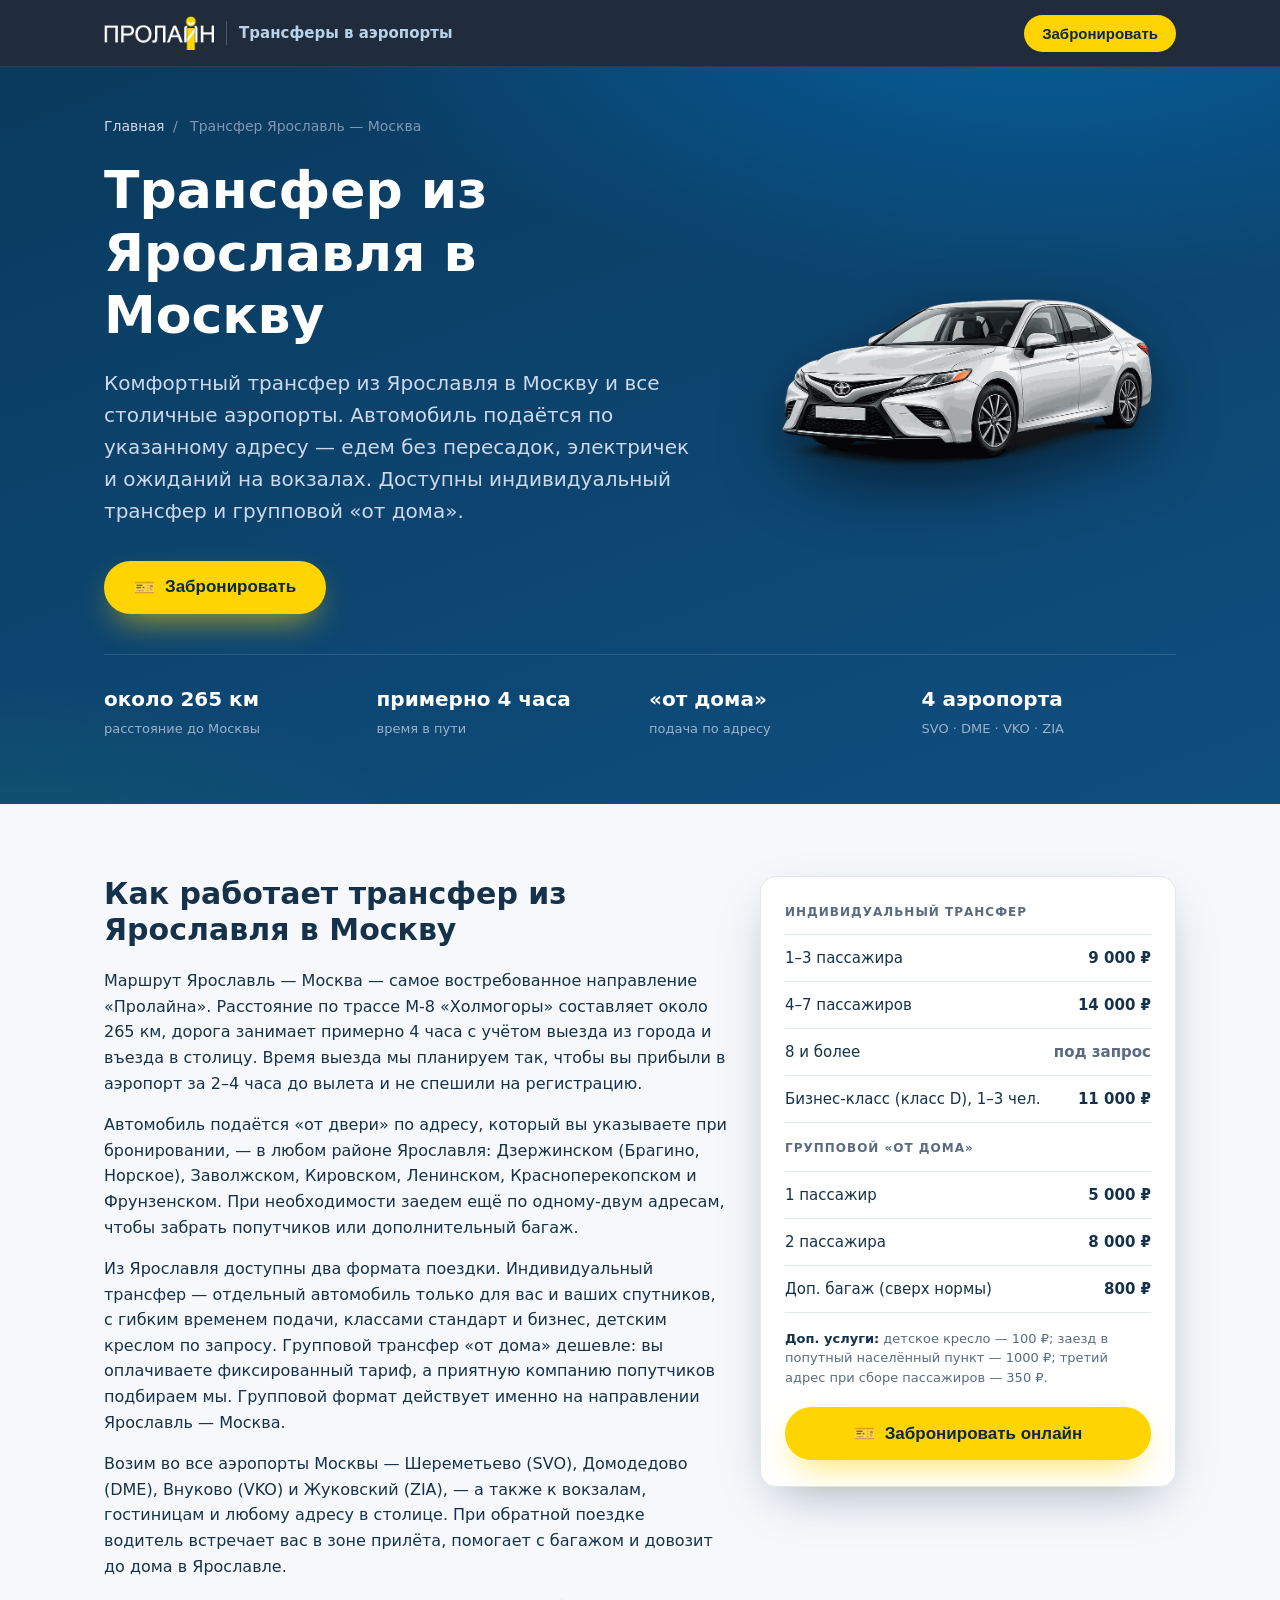
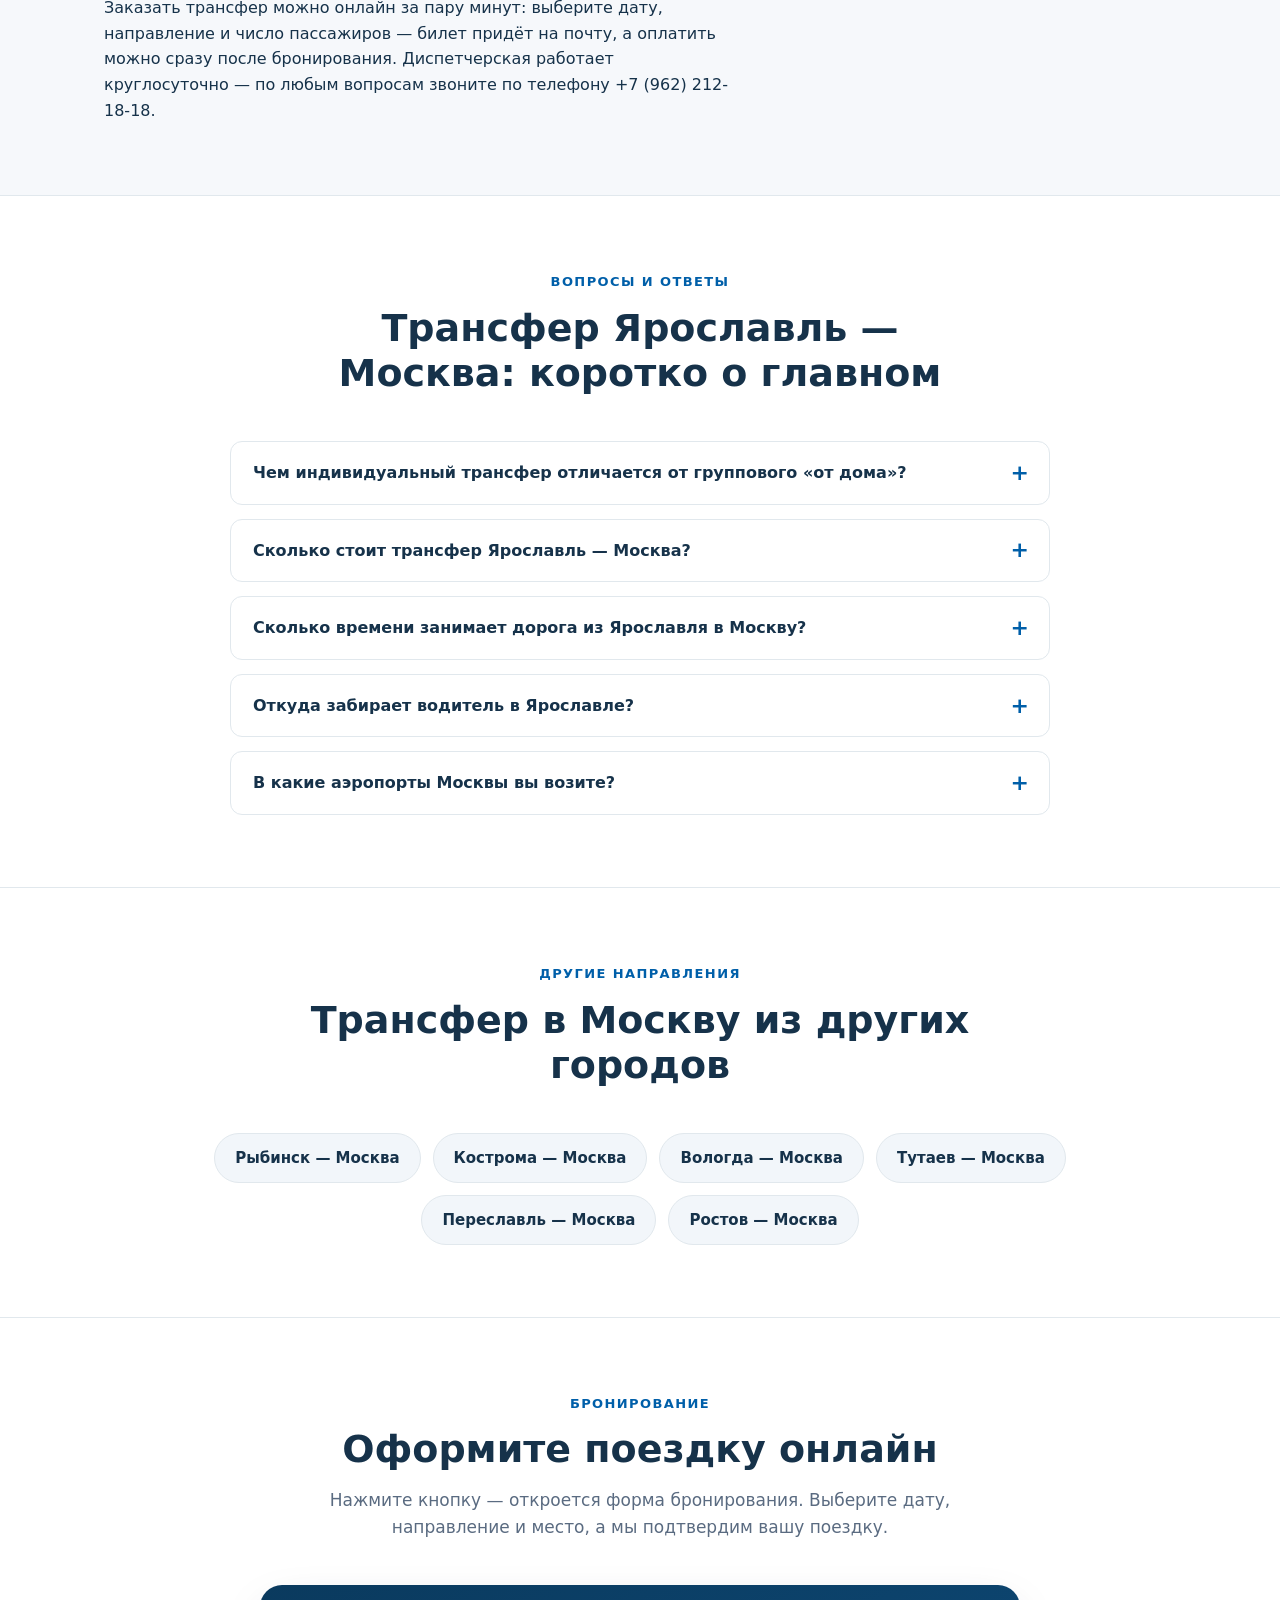
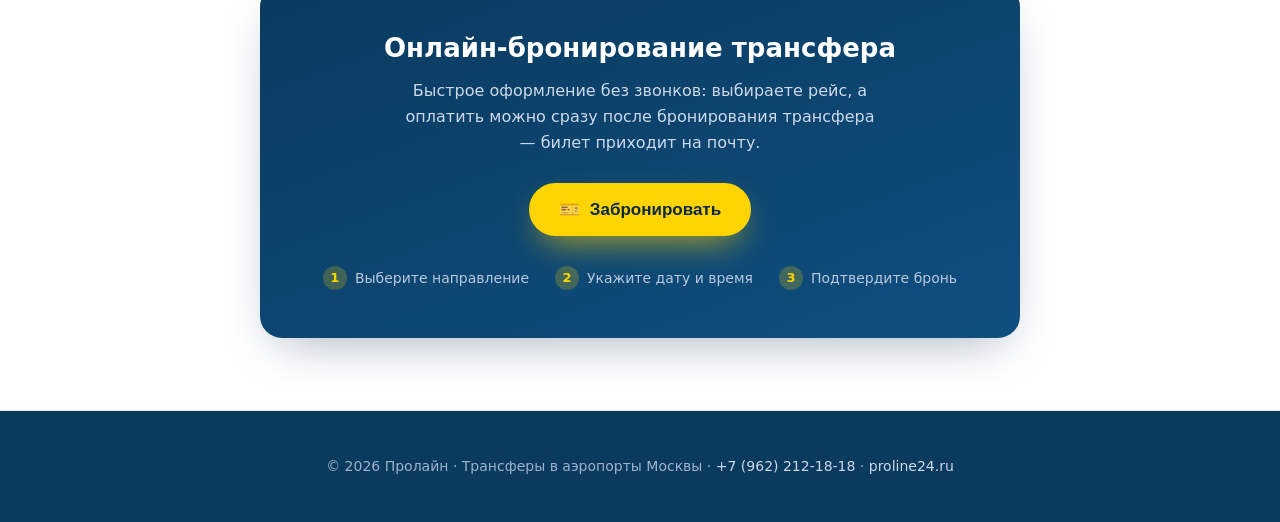
<file: transfer-yaroslavl-moskva/index.html>
<!DOCTYPE html>
<html lang="ru">
<head>
  <meta charset="UTF-8">
  <meta name="viewport" content="width=device-width, initial-scale=1.0">

  <!-- Yandex.Metrika counter -->
  <script type="text/javascript">
      (function(m,e,t,r,i,k,a){
          m[i]=m[i]||function(){(m[i].a=m[i].a||[]).push(arguments)};
          m[i].l=1*new Date();
          for (var j = 0; j < document.scripts.length; j++) {if (document.scripts[j].src === r) { return; }}
          k=e.createElement(t),a=e.getElementsByTagName(t)[0],k.async=1,k.src=r,a.parentNode.insertBefore(k,a)
      })(window, document,'script','https://mc.yandex.ru/metrika/tag.js?id=110446775', 'ym');

      ym(110446775, 'init', {ssr:true, webvisor:true, clickmap:true, ecommerce:"dataLayer", referrer: document.referrer, url: location.href, accurateTrackBounce:true, trackLinks:true});
  </script>
  <noscript><div><img src="https://mc.yandex.ru/watch/110446775" style="position:absolute; left:-9999px;" alt="" /></div></noscript>
  <!-- /Yandex.Metrika counter -->

  <title>Трансфер Ярославль — Москва от 5000 ₽ — Пролайн</title>
  <meta name="description" content="Трансфер из Ярославля в Москву и московские аэропорты Шереметьево, Домодедово, Внуково, Жуковский. Индивидуальный и групповой «от дома», без пересадок.">
  <meta name="keywords" content="трансфер ярославль москва, трансфер из ярославля в москву, трансфер ярославль москва цена, трансфер ярославль москва стоимость, заказать трансфер ярославль москва, заказать трансфер из ярославля, индивидуальный трансфер ярославль москва, трансфер ярославль аэропорт, трансфер ярославль в аэропорт москвы, трансфер ярославль шереметьево, трансфер ярославль домодедово, трансфер ярославль внуково, трансфер ярославль жуковский, такси ярославль москва, такси ярославль аэропорт, трансфер ярославль москва от дома, трансфер из ярославля в аэропорт, сколько стоит трансфер ярославль москва, трансфер до москвы из ярославля, трансфер москва ярославль, трансфер из москвы в ярославль, групповой трансфер от дома, трансфер ярославль москва пролайн, групповой трансфер ярославль москва, групповой трансфер от дома ярославль, вип трансфер ярославль москва, трансфер ярославль москва павелецкий вокзал, трансфер ярославль шереметьево стоимость, трансфер ярославль домодедово цена, трансфер ярославль москва внуково цена и расписание, трансфер из ярославля в аэропорты москвы, трансфер ярославль москва шереметьево, трансфер ярославль москва внуково, ярославль москва трансфер, трансфер ярославль москва шереметьево стоимость, трансфер ярославль москва аэропорт, лучшие трансферы из ярославля в аэропорты москвы, трансфер ярославль москва домодедово, трансфер из ярославля в аэропорты москвы групповой, трансфер москва ярославль шереметьево, трансфер до москвы из ярославля цена, трансфер ярославль москва шереметьево цена, трансфер москва ярославль домодедово, заказать трансфер из ярославля в москву, групповой трансфер из москвы в ярославль, трансфер от москвы до ярославля, индивидуальный трансфер из ярославля в аэропорты москвы, заказать трансфер ярославль москва внуково, трансфер от ярославля до москвы, Пролайн">
  <meta name="author" content="Пролайн">
  <meta name="robots" content="index, follow">
  <meta name="theme-color" content="#0a3a5e">
  <meta name="geo.region" content="RU-YAR">
  <meta name="geo.placename" content="Ярославль">
  <meta name="geo.position" content="57.6261;39.8845">
  <meta name="ICBM" content="57.6261, 39.8845">
  <link rel="canonical" href="https://transfer76.online/transfer-yaroslavl-moskva/">
  <link rel="icon" href="/favicon.ico" sizes="any">

  <!-- Open Graph -->
  <meta property="og:type" content="website">
  <meta property="og:locale" content="ru_RU">
  <meta property="og:site_name" content="Пролайн — трансферы в аэропорты Москвы">
  <meta property="og:title" content="Трансфер из Ярославля в Москву — Пролайн">
  <meta property="og:description" content="Трансфер из Ярославля в Москву и московские аэропорты Шереметьево, Домодедово, Внуково, Жуковский. Индивидуальный и групповой «от дома», без пересадок.">
  <meta property="og:url" content="https://transfer76.online/transfer-yaroslavl-moskva/">
  <meta property="og:image" content="https://transfer76.online/logo.png">
  <meta property="og:image:alt" content="Пролайн — трансферы в аэропорты Москвы">

  <!-- Twitter Card -->
  <meta name="twitter:card" content="summary">
  <meta name="twitter:title" content="Трансфер из Ярославля в Москву — Пролайн">
  <meta name="twitter:description" content="Трансфер из Ярославля в Москву и московские аэропорты Шереметьево, Домодедово, Внуково, Жуковский. Индивидуальный и групповой «от дома», без пересадок.">
  <meta name="twitter:image" content="https://transfer76.online/logo.png">

  <link rel="stylesheet" href="/styles.css">

  <!-- Structured data: LocalBusiness + Service -->
  <script type="application/ld+json">
  {
    "@context": "https://schema.org",
    "@graph": [
      {
        "@type": "LocalBusiness",
        "@id": "https://transfer76.online/#business",
        "name": "Пролайн",
        "description": "Трансфер в Москву и аэропорты столицы из Ярославля, Костромы, Вологды, Рыбинска и других городов Центральной России.",
        "url": "https://transfer76.online/",
        "telephone": "+7 (962) 212-18-18",
        "image": "https://transfer76.online/logo.png",
        "priceRange": "от 5000 ₽",
        "areaServed": ["Ярославль", "Москва"],
        "address": {
          "@type": "PostalAddress",
          "addressRegion": "Ярославская область",
          "addressCountry": "RU"
        }
      },
      {
        "@type": "Service",
        "serviceType": "Трансфер Ярославль — Москва",
        "name": "Трансфер из Ярославля в Москву",
        "url": "https://transfer76.online/transfer-yaroslavl-moskva/",
        "provider": { "@id": "https://transfer76.online/#business" },
        "areaServed": ["Ярославль", "Москва"],
        "description": "Комфортный трансфер из Ярославля в Москву и все столичные аэропорты. Автомобиль подаётся по указанному адресу — едем без пересадок, электричек и ожиданий на вокзалах. Доступны индивидуальный трансфер и групповой «от дома».",
        "offers": [
        {"@type":"Offer","name":"Индивидуальный трансфер Ярославль — Москва","priceCurrency":"RUB","price":"9000"},
        {"@type":"Offer","name":"Групповой трансфер «от дома» Ярославль — Москва","priceCurrency":"RUB","price":"5000"}
        ]
      },
      {
        "@type": "BreadcrumbList",
        "itemListElement": [
          {"@type":"ListItem","position":1,"name":"Главная","item":"https://transfer76.online/"},
          {"@type":"ListItem","position":2,"name":"Трансфер из Ярославля в Москву","item":"https://transfer76.online/transfer-yaroslavl-moskva/"}
        ]
      },
      {
        "@type": "FAQPage",
        "mainEntity": [
      {"@type":"Question","name":"Чем индивидуальный трансфер отличается от группового «от дома»?","acceptedAnswer":{"@type":"Answer","text":"Индивидуальный трансфер — отдельный автомобиль только для вас и ваших спутников, с гибким временем подачи и классами стандарт и бизнес. Групповой трансфер «от дома» дешевле: вы платите фиксированный тариф, а попутчиков для совместной поездки по маршруту Ярославль — Москва подбираем мы. Групповой формат действует именно на направлении Ярославль — Москва."}},
      {"@type":"Question","name":"Сколько стоит трансфер Ярославль — Москва?","acceptedAnswer":{"@type":"Answer","text":"Индивидуальный трансфер из Ярославля — от 9 000 ₽ (бизнес-класс от 11 000 ₽), групповой трансфер «от дома» — от 5 000 ₽ за пассажира. Точная стоимость зависит от числа пассажиров, класса автомобиля и аэропорта назначения."}},
      {"@type":"Question","name":"Сколько времени занимает дорога из Ярославля в Москву?","acceptedAnswer":{"@type":"Answer","text":"Расстояние по трассе М-8 — около 265 км, в пути примерно 4 часа. Выезд планируем с запасом, чтобы прибыть в аэропорт за 2–4 часа до вылета."}},
      {"@type":"Question","name":"Откуда забирает водитель в Ярославле?","acceptedAnswer":{"@type":"Answer","text":"Автомобиль подаётся по адресу, который вы указываете при бронировании, — в любом районе города. Возможны дополнительные адреса посадки по запросу."}},
      {"@type":"Question","name":"В какие аэропорты Москвы вы возите?","acceptedAnswer":{"@type":"Answer","text":"Во все четыре аэропорта столицы: Шереметьево, Домодедово, Внуково и Жуковский, — а также к вокзалам и любому адресу в Москве."}}
        ]
      }
    ]
  }
  </script>
</head>
<body>

  <header class="site-header">
    <div class="container">
      <a class="brand" href="/" aria-label="Пролайн — трансферы в аэропорты Москвы">
        <img class="logo" src="/logo.png" alt="Пролайн" width="136" height="42">
        <span class="tagline">Трансферы в аэропорты</span>
      </a>
      <button class="header-cta" data-open-booking>Забронировать</button>
    </div>
  </header>

  <!-- HERO -->
  <section class="hero hero-route">
    <div class="container">
      <nav class="breadcrumb" aria-label="Хлебные крошки">
        <a href="/">Главная</a> <span>/</span> <span>Трансфер Ярославль — Москва</span>
      </nav>
      <div class="hero-inner">
        <div class="hero-copy">
          <h1>Трансфер из Ярославля в Москву</h1>
          <p class="lead">Комфортный трансфер из Ярославля в Москву и все столичные аэропорты. Автомобиль подаётся по указанному адресу — едем без пересадок, электричек и ожиданий на вокзалах. Доступны индивидуальный трансфер и групповой «от дома».</p>
          <div class="hero-actions">
            <button class="btn-primary" data-open-booking>
              <span>🎫</span> Забронировать
            </button>
          </div>
        </div>
        <div class="hero-media">
          <img src="/img/hero-car.png" alt="Трансфер из Ярославля в Москву — комфортный автомобиль" width="1000" height="667" loading="eager">
        </div>
      </div>
      <div class="route-facts">
        <div class="fact"><b>около 265 км</b><span>расстояние до Москвы</span></div>
        <div class="fact"><b>примерно 4 часа</b><span>время в пути</span></div>
        <div class="fact"><b>«от дома»</b><span>подача по адресу</span></div>
        <div class="fact"><b>4 аэропорта</b><span>SVO · DME · VKO · ZIA</span></div>
      </div>
    </div>
  </section>

  <!-- ROUTE DETAILS -->
  <section class="section">
    <div class="container">
      <div class="route-grid">
        <article class="route-main">
          <h2>Как работает трансфер из Ярославля в Москву</h2>
          <p>Маршрут Ярославль — Москва — самое востребованное направление «Пролайна». Расстояние по трассе М-8 «Холмогоры» составляет около 265 км, дорога занимает примерно 4 часа с учётом выезда из города и въезда в столицу. Время выезда мы планируем так, чтобы вы прибыли в аэропорт за 2–4 часа до вылета и не спешили на регистрацию.</p>
          <p>Автомобиль подаётся «от двери» по адресу, который вы указываете при бронировании, — в любом районе Ярославля: Дзержинском (Брагино, Норское), Заволжском, Кировском, Ленинском, Красноперекопском и Фрунзенском. При необходимости заедем ещё по одному-двум адресам, чтобы забрать попутчиков или дополнительный багаж.</p>
          <p>Из Ярославля доступны два формата поездки. Индивидуальный трансфер — отдельный автомобиль только для вас и ваших спутников, с гибким временем подачи, классами стандарт и бизнес, детским креслом по запросу. Групповой трансфер «от дома» дешевле: вы оплачиваете фиксированный тариф, а приятную компанию попутчиков подбираем мы. Групповой формат действует именно на направлении Ярославль — Москва.</p>
          <p>Возим во все аэропорты Москвы — Шереметьево (SVO), Домодедово (DME), Внуково (VKO) и Жуковский (ZIA), — а также к вокзалам, гостиницам и любому адресу в столице. При обратной поездке водитель встречает вас в зоне прилёта, помогает с багажом и довозит до дома в Ярославле.</p>
          <p>Заказать трансфер можно онлайн за пару минут: выберите дату, направление и число пассажиров — билет придёт на почту, а оплатить можно сразу после бронирования. Диспетчерская работает круглосуточно — по любым вопросам звоните по телефону +7 (962) 212-18-18.</p>
        </article>

        <aside class="route-side">
          <div class="price-card">
      <div class="price-label">Индивидуальный трансфер</div>
      <ul class="price-list">
        <li><span class="p-name">1–3 пассажира</span><span class="p-val">9 000 ₽</span></li>
        <li><span class="p-name">4–7 пассажиров</span><span class="p-val">14 000 ₽</span></li>
        <li><span class="p-name">8 и более</span><span class="p-val muted">под запрос</span></li>
        <li><span class="p-name">Бизнес-класс (класс D), 1–3 чел.</span><span class="p-val">11 000 ₽</span></li>
      </ul>
      <div class="price-label">Групповой «от дома»</div>
      <ul class="price-list">
        <li><span class="p-name">1 пассажир</span><span class="p-val">5 000 ₽</span></li>
        <li><span class="p-name">2 пассажира</span><span class="p-val">8 000 ₽</span></li>
        <li><span class="p-name">Доп. багаж (сверх нормы)</span><span class="p-val">800 ₽</span></li>
      </ul>
      <div class="price-note"><b>Доп. услуги:</b> детское кресло — 100 ₽; заезд в попутный населённый пункт — 1000 ₽; третий адрес при сборе пассажиров — 350 ₽.</div>
            <button class="btn-primary btn-block" data-open-booking>
              <span>🎫</span> Забронировать онлайн
            </button>
          </div>
        </aside>
      </div>
    </div>
  </section>

  <!-- FAQ -->
  <section id="faq" class="section">
    <div class="container">
      <div class="section-head">
        <span class="eyebrow">Вопросы и ответы</span>
        <h2>Трансфер Ярославль — Москва: коротко о главном</h2>
      </div>
      <div class="faq">
        <details class="faq-item">
          <summary>Чем индивидуальный трансфер отличается от группового «от дома»?</summary>
          <div class="faq-body">Индивидуальный трансфер — отдельный автомобиль только для вас и ваших спутников, с гибким временем подачи и классами стандарт и бизнес. Групповой трансфер «от дома» дешевле: вы платите фиксированный тариф, а попутчиков для совместной поездки по маршруту Ярославль — Москва подбираем мы. Групповой формат действует именно на направлении Ярославль — Москва.</div>
        </details>
        <details class="faq-item">
          <summary>Сколько стоит трансфер Ярославль — Москва?</summary>
          <div class="faq-body">Индивидуальный трансфер из Ярославля — от 9 000 ₽ (бизнес-класс от 11 000 ₽), групповой трансфер «от дома» — от 5 000 ₽ за пассажира. Точная стоимость зависит от числа пассажиров, класса автомобиля и аэропорта назначения.</div>
        </details>
        <details class="faq-item">
          <summary>Сколько времени занимает дорога из Ярославля в Москву?</summary>
          <div class="faq-body">Расстояние по трассе М-8 — около 265 км, в пути примерно 4 часа. Выезд планируем с запасом, чтобы прибыть в аэропорт за 2–4 часа до вылета.</div>
        </details>
        <details class="faq-item">
          <summary>Откуда забирает водитель в Ярославле?</summary>
          <div class="faq-body">Автомобиль подаётся по адресу, который вы указываете при бронировании, — в любом районе города. Возможны дополнительные адреса посадки по запросу.</div>
        </details>
        <details class="faq-item">
          <summary>В какие аэропорты Москвы вы возите?</summary>
          <div class="faq-body">Во все четыре аэропорта столицы: Шереметьево, Домодедово, Внуково и Жуковский, — а также к вокзалам и любому адресу в Москве.</div>
        </details>
      </div>
    </div>
  </section>

  <!-- OTHER ROUTES -->
  <section class="section routes-section">
    <div class="container">
      <div class="section-head">
        <span class="eyebrow">Другие направления</span>
        <h2>Трансфер в Москву из других городов</h2>
      </div>
      <div class="routes-chips">
        <a class="route-chip" href="/transfer-rybinsk-moskva/">Рыбинск — Москва</a>
        <a class="route-chip" href="/transfer-kostroma-moskva/">Кострома — Москва</a>
        <a class="route-chip" href="/transfer-vologda-moskva/">Вологда — Москва</a>
        <a class="route-chip" href="/transfer-tutaev-moskva/">Тутаев — Москва</a>
        <a class="route-chip" href="/transfer-pereslavl-moskva/">Переславль — Москва</a>
        <a class="route-chip" href="/transfer-rostov-moskva/">Ростов — Москва</a>
      </div>
    </div>
  </section>

  <!-- BOOKING -->
  <section id="booking" class="section">
    <div class="section-head">
      <span class="eyebrow">Бронирование</span>
      <h2>Оформите поездку онлайн</h2>
      <p>Нажмите кнопку — откроется форма бронирования. Выберите дату, направление и место, а мы подтвердим вашу поездку.</p>
    </div>
    <div class="booking-card">
      <h3>Онлайн-бронирование трансфера</h3>
      <p>Быстрое оформление без звонков: выбираете рейс, а оплатить можно сразу после бронирования трансфера — билет приходит на почту.</p>
      <button class="btn-primary" data-open-booking>
        <span>🎫</span> Забронировать
      </button>
      <div class="booking-steps">
        <div class="step"><span class="num">1</span> Выберите направление</div>
        <div class="step"><span class="num">2</span> Укажите дату и время</div>
        <div class="step"><span class="num">3</span> Подтвердите бронь</div>
      </div>
    </div>
  </section>

  <footer class="site-footer">
    <div class="container">
      <p>© 2026 Пролайн · Трансферы в аэропорты Москвы · <a href="tel:+79622121818">+7 (962) 212-18-18</a> · <a href="https://proline24.ru/" target="_blank" rel="noopener">proline24.ru</a></p>
    </div>
  </footer>

  <!-- BOOKING MODAL -->
  <div class="modal" id="bookingModal" role="dialog" aria-modal="true" aria-label="Онлайн-бронирование">
    <div class="modal-inner">
      <div class="modal-bar">
        <strong>Онлайн-бронирование</strong>
        <div class="actions">
          <a class="newtab" href="https://transfer.yarobltour.ru/bron/bron_modern.php" target="_blank" rel="noopener">Открыть в новой вкладке ↗</a>
          <button class="modal-close" id="modalClose" aria-label="Закрыть">×</button>
        </div>
      </div>
      <div class="frame-wrap" id="frameWrap">
        <iframe id="bookingFrame" title="Форма бронирования трансфера" loading="lazy" src="about:blank"></iframe>
      </div>
    </div>
  </div>

  <script src="/script.js"></script>

</body>
</html>
</file>
<file: styles.css>
:root {
  /* Фирменная палитра «Пролайн»: тёмно-синий + жёлтый + зелёный */
  --bg: #0a3a5e;          /* глубокий синий (фон hero/шапки/подвала) */
  --bg-soft: #0f4f80;     /* синий посветлее для градиентов */
  --surface: #ffffff;
  --ink: #16324a;
  --ink-soft: #5a6b81;
  --line: #e1e8ed;
  --brand: #005fa9;       /* фирменный синий (ссылки, акценты) */
  --brand-dark: #0b4b7d;
  --accent: #ffd400;      /* жёлтый — главные кнопки (как на proline24.ru) */
  --accent-dark: #f0c400;
  --accent-ink: #0a2942;  /* тёмный текст на жёлтом */
  --green: #35b44a;       /* зелёный — как кнопки виджета и акценты сайта */
  --radius: 16px;
  --shadow: 0 18px 50px -18px rgba(10, 42, 74, 0.4);
  --font: "Segoe UI", system-ui, -apple-system, Roboto, Arial, sans-serif;
}

* { box-sizing: border-box; }

body {
  margin: 0;
  font-family: var(--font);
  color: var(--ink);
  background: #f6f8fb;
  line-height: 1.6;
  -webkit-font-smoothing: antialiased;
}

h1, h2, h3 { line-height: 1.2; margin: 0; }

.container {
  width: 100%;
  max-width: 1120px;
  margin: 0 auto;
  padding: 0 24px;
}

/* Header */
.site-header {
  position: sticky;
  top: 0;
  z-index: 40;
  background: rgba(14, 26, 43, 0.92);
  backdrop-filter: blur(8px);
  border-bottom: 1px solid rgba(255, 255, 255, 0.08);
}
.site-header .container {
  display: flex;
  align-items: center;
  justify-content: space-between;
  height: 66px;
}
.brand {
  display: flex;
  align-items: center;
  gap: 12px;
  color: #fff;
  text-decoration: none;
}
.brand .logo {
  height: 34px;
  width: auto;
  display: block;
}
.brand .tagline {
  font-weight: 600;
  font-size: 15px;
  color: #b7d3ea;
  padding-left: 12px;
  border-left: 1px solid rgba(255, 255, 255, 0.22);
}
@media (max-width: 480px) {
  .brand .tagline { display: none; }
}
.header-cta {
  display: inline-flex;
  align-items: center;
  gap: 8px;
  background: var(--accent);
  color: var(--accent-ink);
  font-weight: 700;
  font-size: 15px;
  padding: 10px 18px;
  border-radius: 999px;
  border: none;
  cursor: pointer;
  transition: transform .15s ease, box-shadow .15s ease;
}
.header-cta:hover { transform: translateY(-1px); box-shadow: 0 8px 22px -8px rgba(255,212,0,.75); }

/* Hero */
.hero {
  position: relative;
  color: #fff;
  background:
    radial-gradient(1200px 500px at 80% -10%, rgba(0,120,200,.55), transparent 60%),
    radial-gradient(900px 500px at 0% 120%, rgba(53,180,74,.18), transparent 55%),
    linear-gradient(160deg, var(--bg), var(--bg-soft));
  overflow: hidden;
}
.hero .container {
  padding-top: 84px;
  padding-bottom: 92px;
  position: relative;
  z-index: 2;
}
.hero .eyebrow {
  display: inline-block;
  font-size: 13px;
  font-weight: 600;
  letter-spacing: 1.4px;
  text-transform: uppercase;
  color: var(--accent);
  margin-bottom: 18px;
}
.hero h1 {
  font-size: clamp(30px, 5vw, 52px);
  max-width: 760px;
  font-weight: 800;
}
.hero p.lead {
  margin: 20px 0 34px;
  font-size: clamp(16px, 2vw, 20px);
  max-width: 620px;
  color: #cdd9ea;
}
.hero-actions {
  display: flex;
  flex-wrap: wrap;
  gap: 14px;
  align-items: center;
}
.btn-primary {
  display: inline-flex;
  align-items: center;
  gap: 10px;
  background: var(--accent);
  color: var(--accent-ink);
  font-weight: 700;
  font-size: 17px;
  padding: 16px 30px;
  border-radius: 999px;
  border: none;
  cursor: pointer;
  box-shadow: 0 14px 34px -12px rgba(255,212,0,.8);
  transition: transform .15s ease, box-shadow .15s ease;
}
.btn-primary:hover { transform: translateY(-2px); box-shadow: 0 18px 40px -12px rgba(255,212,0,.95); }
.btn-ghost {
  color: #dfe8f5;
  text-decoration: none;
  font-weight: 600;
  font-size: 16px;
  padding: 14px 6px;
  border-bottom: 2px solid transparent;
}
.btn-ghost:hover { border-color: var(--accent); }

/* Hero two-column layout with car image */
.hero-inner {
  display: flex;
  align-items: center;
  gap: 48px;
}
.hero-copy { flex: 1 1 auto; min-width: 0; }
.hero-media {
  flex: 0 0 auto;
  width: min(44%, 430px);
  position: relative;
  display: flex;
  justify-content: flex-end;
}
/* Страницы направлений: одна машина, вписана в правую колонку */
.hero-route .hero-media img {
  width: 100%;
  height: auto;
  filter: drop-shadow(0 24px 30px rgba(0, 0, 0, .5));
  animation: carIn .7s cubic-bezier(.2, .7, .2, 1) both;
}
/* Главная: две машины — область шире */
.hero:not(.hero-route) .hero-media {
  width: min(54%, 620px);
}
/* Тойота — на переднем плане, перекрывает минивэн примерно на 1/3 */
.hero-car {
  position: relative;
  z-index: 2;
  width: 56%;
  height: auto;
  filter: drop-shadow(0 24px 30px rgba(0, 0, 0, .5));
  animation: carIn .7s cubic-bezier(.2, .7, .2, 1) both;
}
/* Hyundai H-1 — крупнее седана, на заднем плане; screen убирает тёмный фон картинки.
   bottom подобран так, чтобы колёса стояли на одном уровне с Тойотой. */
.hero-van {
  position: absolute;
  z-index: 1;
  bottom: -9%;
  right: 30%;
  width: 80%;
  height: auto;
  mix-blend-mode: screen;
  animation: carIn .9s cubic-bezier(.2, .7, .2, 1) both;
}
@keyframes carIn {
  from { opacity: 0; transform: translateX(28px); }
  to   { opacity: 1; transform: none; }
}
@media (max-width: 820px) {
  .hero-inner { flex-direction: column; align-items: flex-start; gap: 8px; }
  .hero-media { width: min(92%, 460px); align-self: center; margin-top: 10px; }
}

.hero-stats {
  display: flex;
  flex-wrap: wrap;
  gap: 40px;
  margin-top: 54px;
  padding-top: 30px;
  border-top: 1px solid rgba(255,255,255,.12);
}
.hero-stats .stat b {
  display: block;
  font-size: 28px;
  font-weight: 800;
  color: #fff;
}
.hero-stats .stat span { color: #9db1cc; font-size: 14px; }

.hero-cities {
  margin: 22px 0 0;
  max-width: 720px;
  font-size: 14px;
  color: #b7cbe2;
}
.hero-cities span {
  color: var(--accent);
  font-weight: 600;
  margin-right: 4px;
}

/* Route landing pages */
.hero-route .container { padding-top: 48px; padding-bottom: 64px; }
.breadcrumb {
  font-size: 14px;
  color: #b7cbe2;
  margin-bottom: 22px;
}
.breadcrumb a { color: #cdd9ea; text-decoration: none; }
.breadcrumb a:hover { color: #fff; }
.breadcrumb span { color: #7f97b5; margin: 0 4px; }

.route-facts {
  display: grid;
  grid-template-columns: repeat(4, 1fr);
  gap: 18px;
  margin-top: 40px;
  padding-top: 28px;
  border-top: 1px solid rgba(255,255,255,.12);
}
.route-facts .fact b {
  display: block;
  font-size: 20px;
  font-weight: 800;
  color: #fff;
}
.route-facts .fact span { color: #9db1cc; font-size: 13px; }
@media (max-width: 640px) {
  .route-facts { grid-template-columns: repeat(2, 1fr); gap: 20px 14px; }
}

.route-grid {
  display: grid;
  grid-template-columns: 1.5fr 1fr;
  gap: 32px;
  align-items: start;
}
.route-main p { color: var(--ink); font-size: 16px; margin: 0 0 16px; }
.route-main p:last-child { margin-bottom: 0; }
@media (max-width: 860px) {
  .route-grid { grid-template-columns: 1fr; }
}
.route-main h2 {
  font-size: clamp(22px, 3vw, 30px);
  font-weight: 800;
  margin-bottom: 20px;
}
.route-features { margin-top: 8px !important; }

.route-side { position: sticky; top: 90px; }
.price-card {
  background: var(--surface);
  border: 1px solid var(--line);
  border-radius: var(--radius);
  padding: 26px 24px;
  box-shadow: var(--shadow);
}
.price-card .price-list { margin-top: 6px; }
.btn-block { width: 100%; justify-content: center; margin-top: 20px; }
.price-phone { font-size: 14px; color: var(--ink-soft); text-align: center; margin: 16px 0 0; }
.price-phone a { color: var(--brand); font-weight: 700; text-decoration: none; }

.routes-section { background: #fff; border-top: 1px solid var(--line); }
.routes-chips {
  display: flex;
  flex-wrap: wrap;
  gap: 12px;
  justify-content: center;
  max-width: 900px;
  margin: 0 auto;
}
.route-chip {
  display: inline-flex;
  align-items: center;
  background: #f2f6fa;
  border: 1px solid var(--line);
  color: var(--ink);
  text-decoration: none;
  font-weight: 600;
  font-size: 15px;
  padding: 12px 20px;
  border-radius: 999px;
  transition: background .15s ease, border-color .15s ease, transform .15s ease;
}
.route-chip:hover {
  background: rgba(0,95,169,.1);
  border-color: var(--brand);
  color: var(--brand);
  transform: translateY(-2px);
}

/* Directions block on homepage */
.dir-grid {
  display: grid;
  grid-template-columns: repeat(auto-fit, minmax(260px, 1fr));
  gap: 16px;
}
.dir-card {
  display: block;
  background: var(--surface);
  border: 1px solid var(--line);
  border-radius: 12px;
  padding: 20px 22px;
  text-decoration: none;
  color: var(--ink);
  box-shadow: 0 8px 30px -22px rgba(16,42,78,.5);
  transition: transform .18s ease, box-shadow .18s ease, border-color .18s ease;
}
.dir-card:hover { transform: translateY(-3px); box-shadow: var(--shadow); border-color: #c9d7e6; }
.dir-card b { display: block; font-size: 17px; font-weight: 800; }
.dir-card span { display: block; margin-top: 6px; font-size: 14px; color: var(--ink-soft); }
.dir-card .arrow { color: var(--brand); font-weight: 800; }

/* Booking section */
.section { padding: 72px 0; }
.section-head { text-align: center; max-width: 680px; margin: 0 auto 44px; }
.section-head .eyebrow {
  color: var(--brand);
  font-weight: 700;
  font-size: 13px;
  letter-spacing: 1.4px;
  text-transform: uppercase;
}
.section-head h2 {
  font-size: clamp(26px, 3.5vw, 38px);
  margin: 12px 0 14px;
  font-weight: 800;
}
.section-head p { color: var(--ink-soft); font-size: 17px; margin: 0; }

#booking { background: #fff; border-top: 1px solid var(--line); border-bottom: 1px solid var(--line); }

.booking-card {
  max-width: 760px;
  margin: 0 auto;
  background: linear-gradient(160deg, var(--bg), var(--bg-soft));
  color: #fff;
  border-radius: 22px;
  padding: 48px 40px;
  text-align: center;
  box-shadow: var(--shadow);
}
.booking-card h3 { font-size: 26px; font-weight: 800; }
.booking-card p { color: #cdd9ea; margin: 14px auto 28px; max-width: 480px; }
.booking-steps {
  display: flex;
  flex-wrap: wrap;
  justify-content: center;
  gap: 26px;
  margin-top: 30px;
  color: #b9c8de;
  font-size: 14px;
}
.booking-steps .step { display: flex; align-items: center; gap: 8px; }
.booking-steps .num {
  width: 24px; height: 24px; border-radius: 50%;
  background: rgba(255,212,0,.22); color: var(--accent);
  display: grid; place-items: center; font-weight: 700; font-size: 13px;
}

/* Transfer types */
.cards {
  display: grid;
  grid-template-columns: repeat(auto-fit, minmax(320px, 1fr));
  gap: 28px;
}
.card {
  background: var(--surface);
  border: 1px solid var(--line);
  border-radius: var(--radius);
  padding: 34px 30px;
  display: flex;
  flex-direction: column;
  box-shadow: 0 8px 30px -22px rgba(16,42,78,.5);
  transition: transform .18s ease, box-shadow .18s ease;
}
.card:hover { transform: translateY(-4px); box-shadow: var(--shadow); }
.card .badge {
  align-self: flex-start;
  font-size: 12px; font-weight: 700; letter-spacing: .8px; text-transform: uppercase;
  padding: 6px 12px; border-radius: 999px; margin-bottom: 18px;
}
.card.individual .badge { background: rgba(0,95,169,.12); color: var(--brand); }
.card.group .badge { background: rgba(53,180,74,.16); color: #1f7a30; }
.card h3 { font-size: 24px; font-weight: 800; }
.card > p { color: var(--ink-soft); margin: 12px 0 22px; }
.card ul.features {
  list-style: none; padding: 0; margin: 0 0 26px;
  display: flex; flex-direction: column; gap: 12px;
}
.card ul.features li {
  display: flex; gap: 10px; align-items: flex-start;
  font-size: 15px; color: var(--ink);
}
.card ul.features li::before {
  content: "✓";
  color: var(--brand);
  font-weight: 800;
  flex: none;
}
.card.group ul.features li::before { color: var(--green); }

.price-label {
  font-size: 12px; font-weight: 700; letter-spacing: 1px; text-transform: uppercase;
  color: var(--ink-soft); margin-bottom: 12px;
}
.cities-line {
  margin: 0 0 22px;
  font-size: 14px;
  color: var(--ink);
  line-height: 1.5;
}
.price-list {
  list-style: none; padding: 0; margin: 0 0 16px;
  border-top: 1px solid var(--line);
}
.price-list li {
  display: flex; align-items: baseline; justify-content: space-between; gap: 12px;
  padding: 11px 0; border-bottom: 1px solid var(--line);
  font-size: 15px;
}
.price-list li .p-name { color: var(--ink); }
.price-list li .p-val { font-weight: 700; color: var(--ink); white-space: nowrap; }
.price-list li .p-val.muted { font-weight: 600; color: var(--ink-soft); }
.price-note {
  margin-top: auto;
  font-size: 13px; color: var(--ink-soft); line-height: 1.5;
}
.price-note b { color: var(--ink); }

/* Company / footer */
#about { background: #fff; border-top: 1px solid var(--line); }
.about-box {
  max-width: 720px; margin: 0 auto; text-align: center;
}
.about-box h2 { font-size: 28px; font-weight: 800; margin-bottom: 14px; }
.about-box p { color: var(--ink-soft); font-size: 17px; margin: 0 auto 26px; }
.link-btn {
  display: inline-flex; align-items: center; gap: 8px;
  color: var(--brand); font-weight: 700; text-decoration: none;
  font-size: 16px; border: 2px solid var(--brand);
  padding: 12px 26px; border-radius: 999px;
  transition: background .15s ease, color .15s ease;
}
.link-btn:hover { background: var(--brand); color: #fff; }

/* FAQ */
#faq { background: #fff; border-top: 1px solid var(--line); }
.faq {
  max-width: 820px;
  margin: 0 auto;
  display: flex;
  flex-direction: column;
  gap: 14px;
}
.faq-item {
  border: 1px solid var(--line);
  border-radius: 12px;
  background: #fff;
  overflow: hidden;
  transition: box-shadow .15s ease, border-color .15s ease;
}
.faq-item[open] { border-color: #c9d7e6; box-shadow: 0 8px 26px -20px rgba(10,42,74,.6); }
.faq-item summary {
  list-style: none;
  cursor: pointer;
  padding: 18px 52px 18px 22px;
  position: relative;
  font-weight: 700;
  font-size: 16px;
  color: var(--ink);
}
.faq-item summary::-webkit-details-marker { display: none; }
.faq-item summary::after {
  content: "+";
  position: absolute;
  right: 20px; top: 50%;
  transform: translateY(-50%);
  font-size: 22px; font-weight: 700; line-height: 1;
  color: var(--brand);
  transition: transform .2s ease;
}
.faq-item[open] summary::after { content: "–"; }
.faq-item summary:hover { color: var(--brand); }
.faq-body {
  padding: 0 22px 20px;
  color: var(--ink-soft);
  font-size: 15px;
  line-height: 1.6;
}

.site-footer {
  background: var(--bg);
  color: #9db1cc;
  text-align: center;
  padding: 30px 0;
  font-size: 14px;
}
.site-footer a { color: #cdd9ea; text-decoration: none; }
.site-footer a:hover { color: #fff; }

/* Modal */
.modal {
  position: fixed; inset: 0; z-index: 100;
  display: none;
  align-items: center; justify-content: center;
  padding: 24px;
  background: rgba(9, 18, 31, 0.72);
  backdrop-filter: blur(4px);
}
.modal.open { display: flex; }
.modal-inner {
  width: 100%; max-width: 560px;
  height: min(88vh, 820px);
  background: #fff;
  border-radius: 18px;
  overflow: hidden;
  display: flex; flex-direction: column;
  box-shadow: 0 30px 80px -20px rgba(0,0,0,.6);
  animation: pop .2s ease;
}
@keyframes pop { from { transform: translateY(14px) scale(.98); opacity: 0; } to { transform: none; opacity: 1; } }
.modal-bar {
  display: flex; align-items: center; justify-content: space-between;
  padding: 14px 18px;
  background: var(--bg);
  color: #fff;
  flex: none;
}
.modal-bar strong { font-size: 16px; }
.modal-bar .actions { display: flex; align-items: center; gap: 8px; }
.modal-bar a.newtab {
  color: #cdd9ea; font-size: 13px; text-decoration: none;
  border: 1px solid rgba(255,255,255,.25); padding: 6px 10px; border-radius: 8px;
}
.modal-bar a.newtab:hover { color: #fff; border-color: rgba(255,255,255,.5); }
.modal-close {
  background: rgba(255,255,255,.14); border: none; color: #fff;
  width: 34px; height: 34px; border-radius: 8px; cursor: pointer;
  font-size: 20px; line-height: 1;
}
.modal-close:hover { background: rgba(255,255,255,.28); }

/* Wrapper allows scaling a fixed-width widget down on narrow screens */
.frame-wrap {
  flex: 1;
  position: relative;
  overflow: hidden;
  background: #fff;
}
.frame-wrap iframe {
  position: absolute;
  top: 0; left: 0;
  width: 100%;
  height: 100%;
  border: none;
  transform-origin: top left;
}

@media (max-width: 640px) {
  .hero .container { padding-top: 60px; padding-bottom: 66px; }
  .hero-stats { gap: 26px; }
  .booking-card { padding: 36px 22px; }
  .section { padding: 56px 0; }

  /* Booking widget goes full-screen on phones for maximum space */
  .modal { padding: 0; }
  .modal-inner {
    max-width: 100%;
    width: 100%;
    height: 100vh;
    height: 100dvh;
    border-radius: 0;
  }
}
</file>
